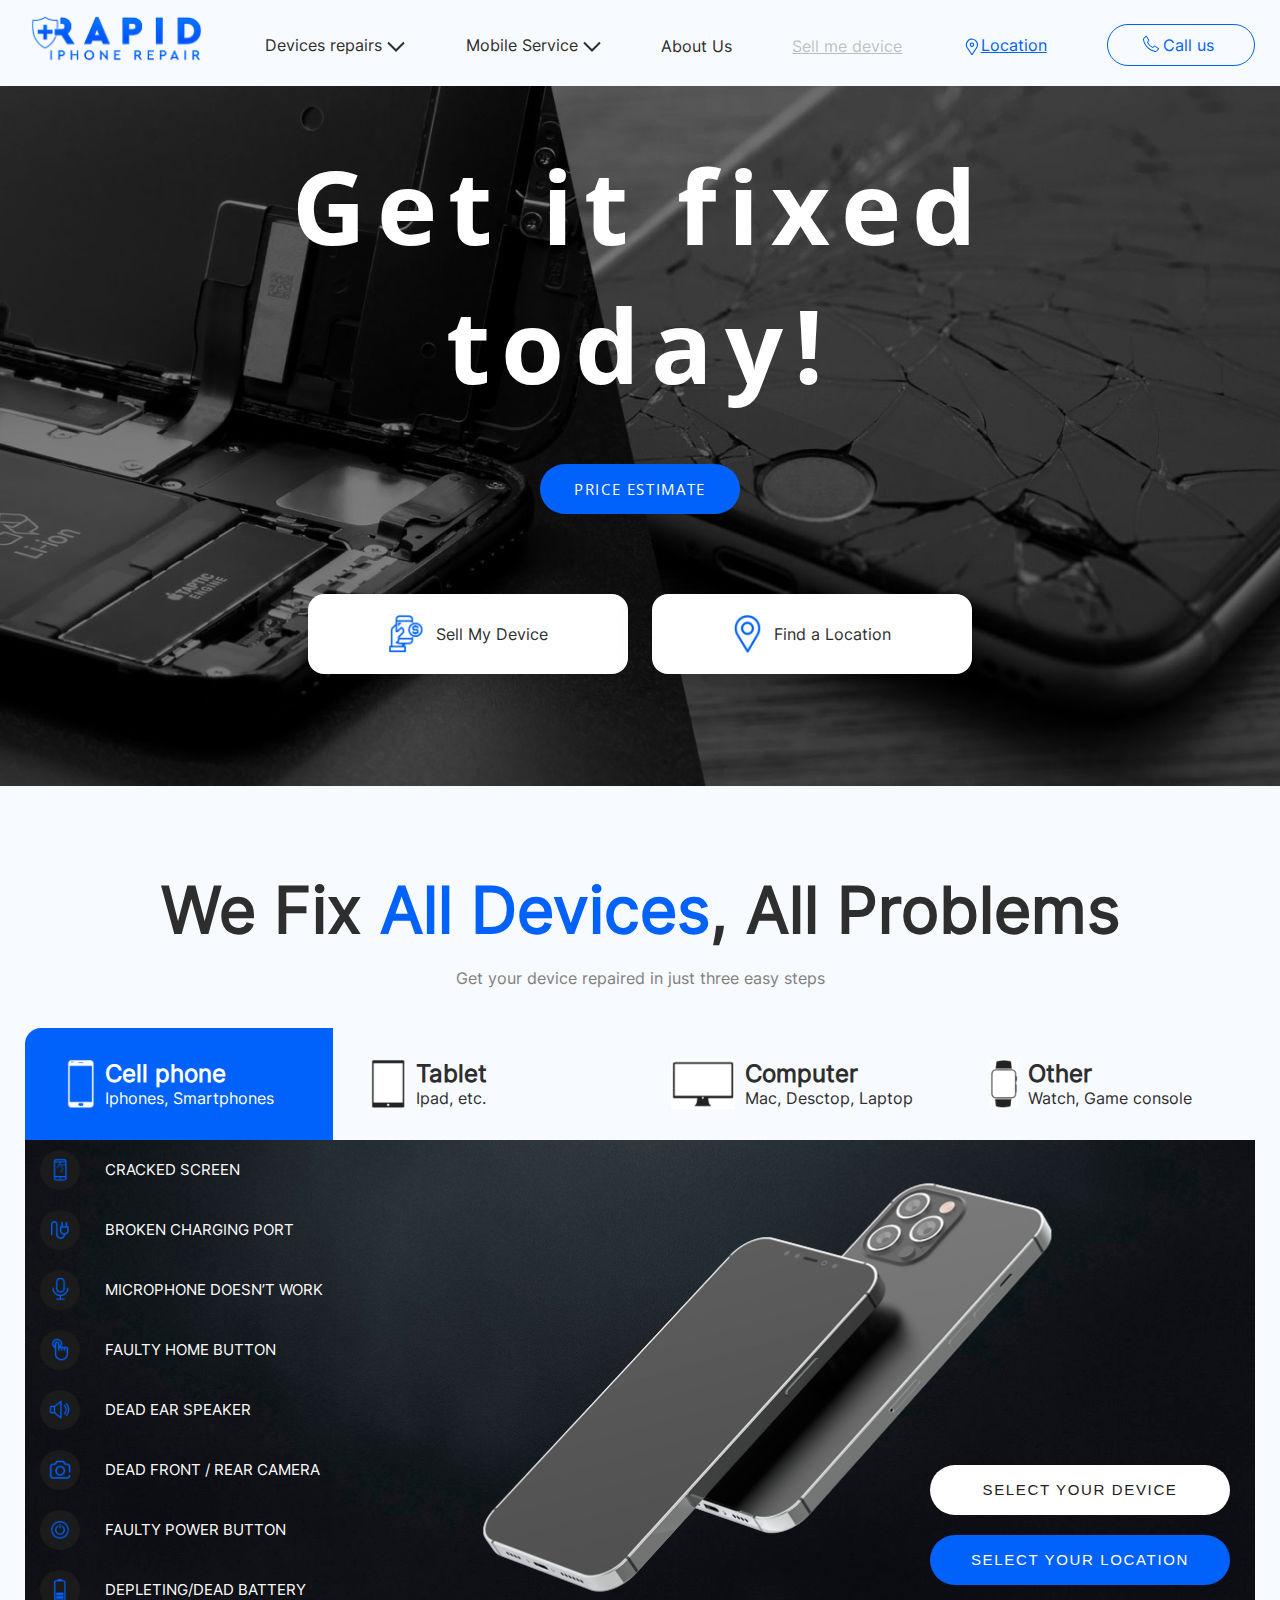
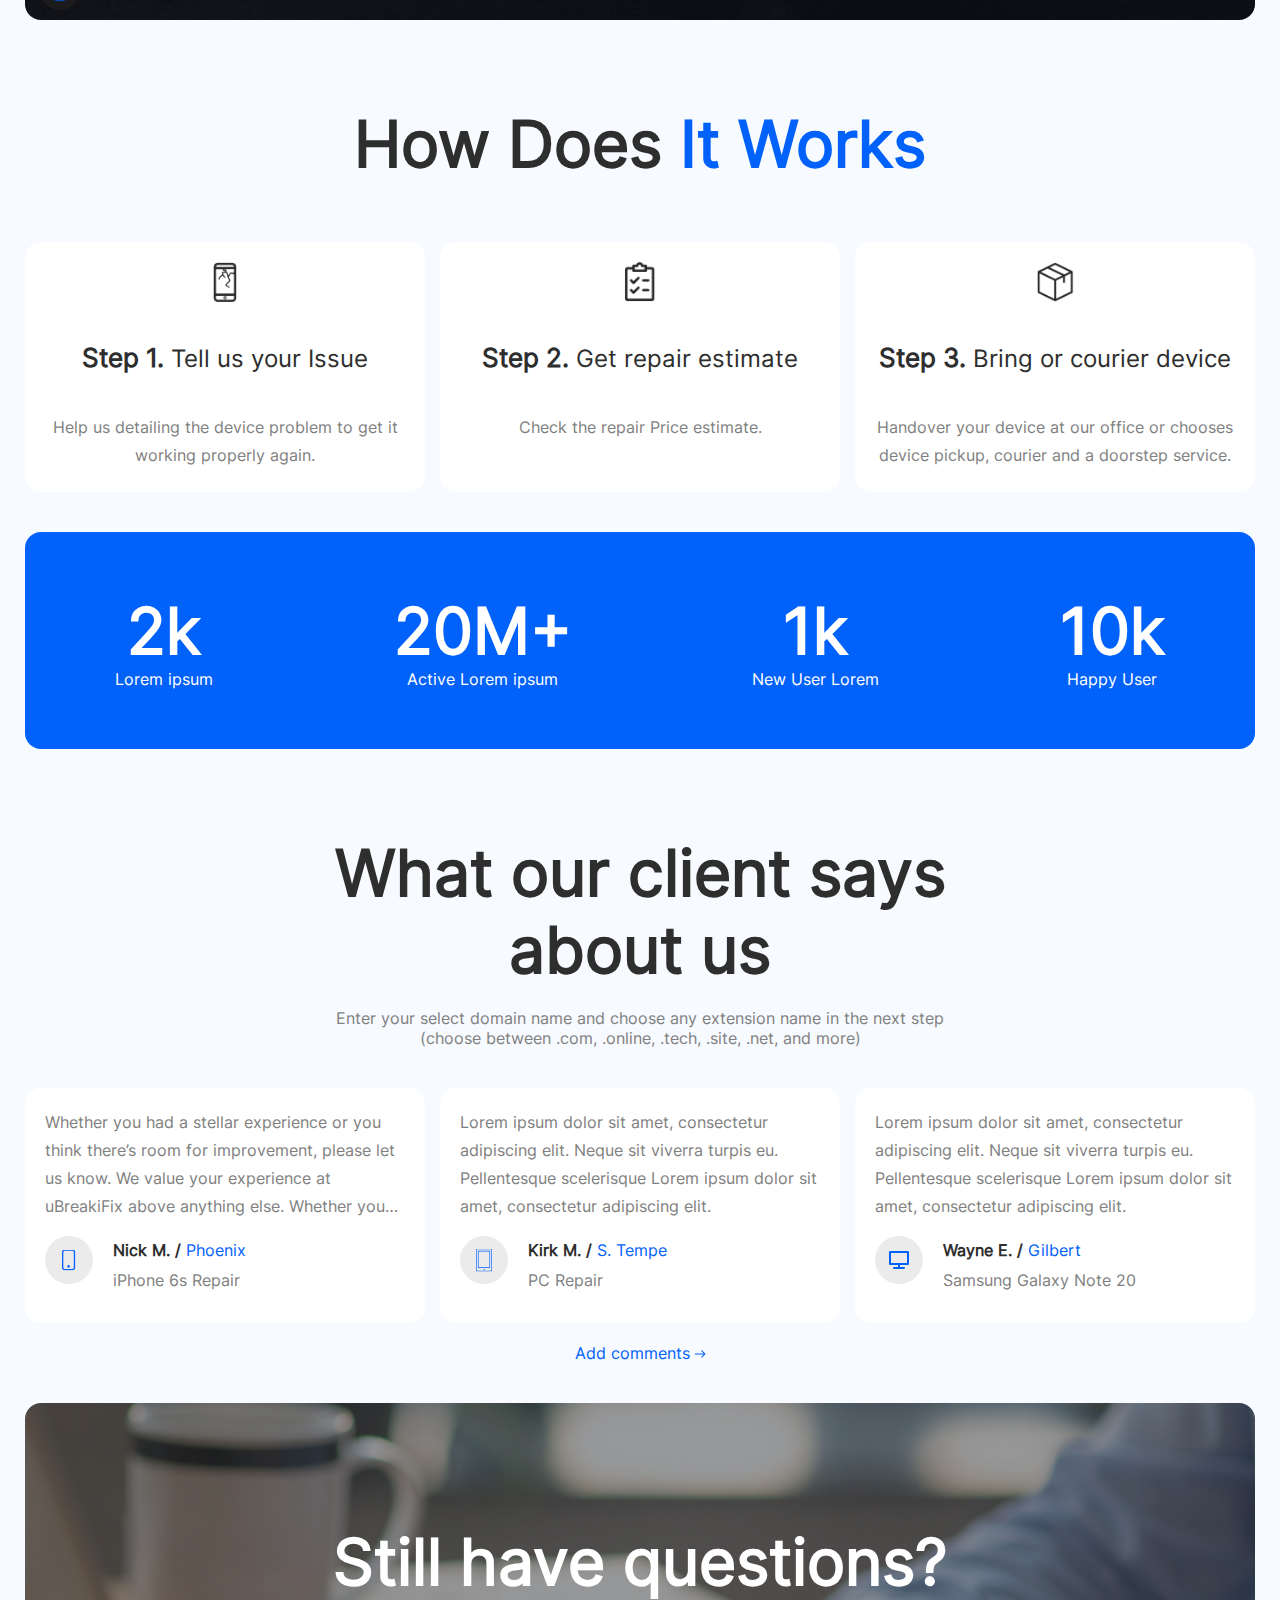
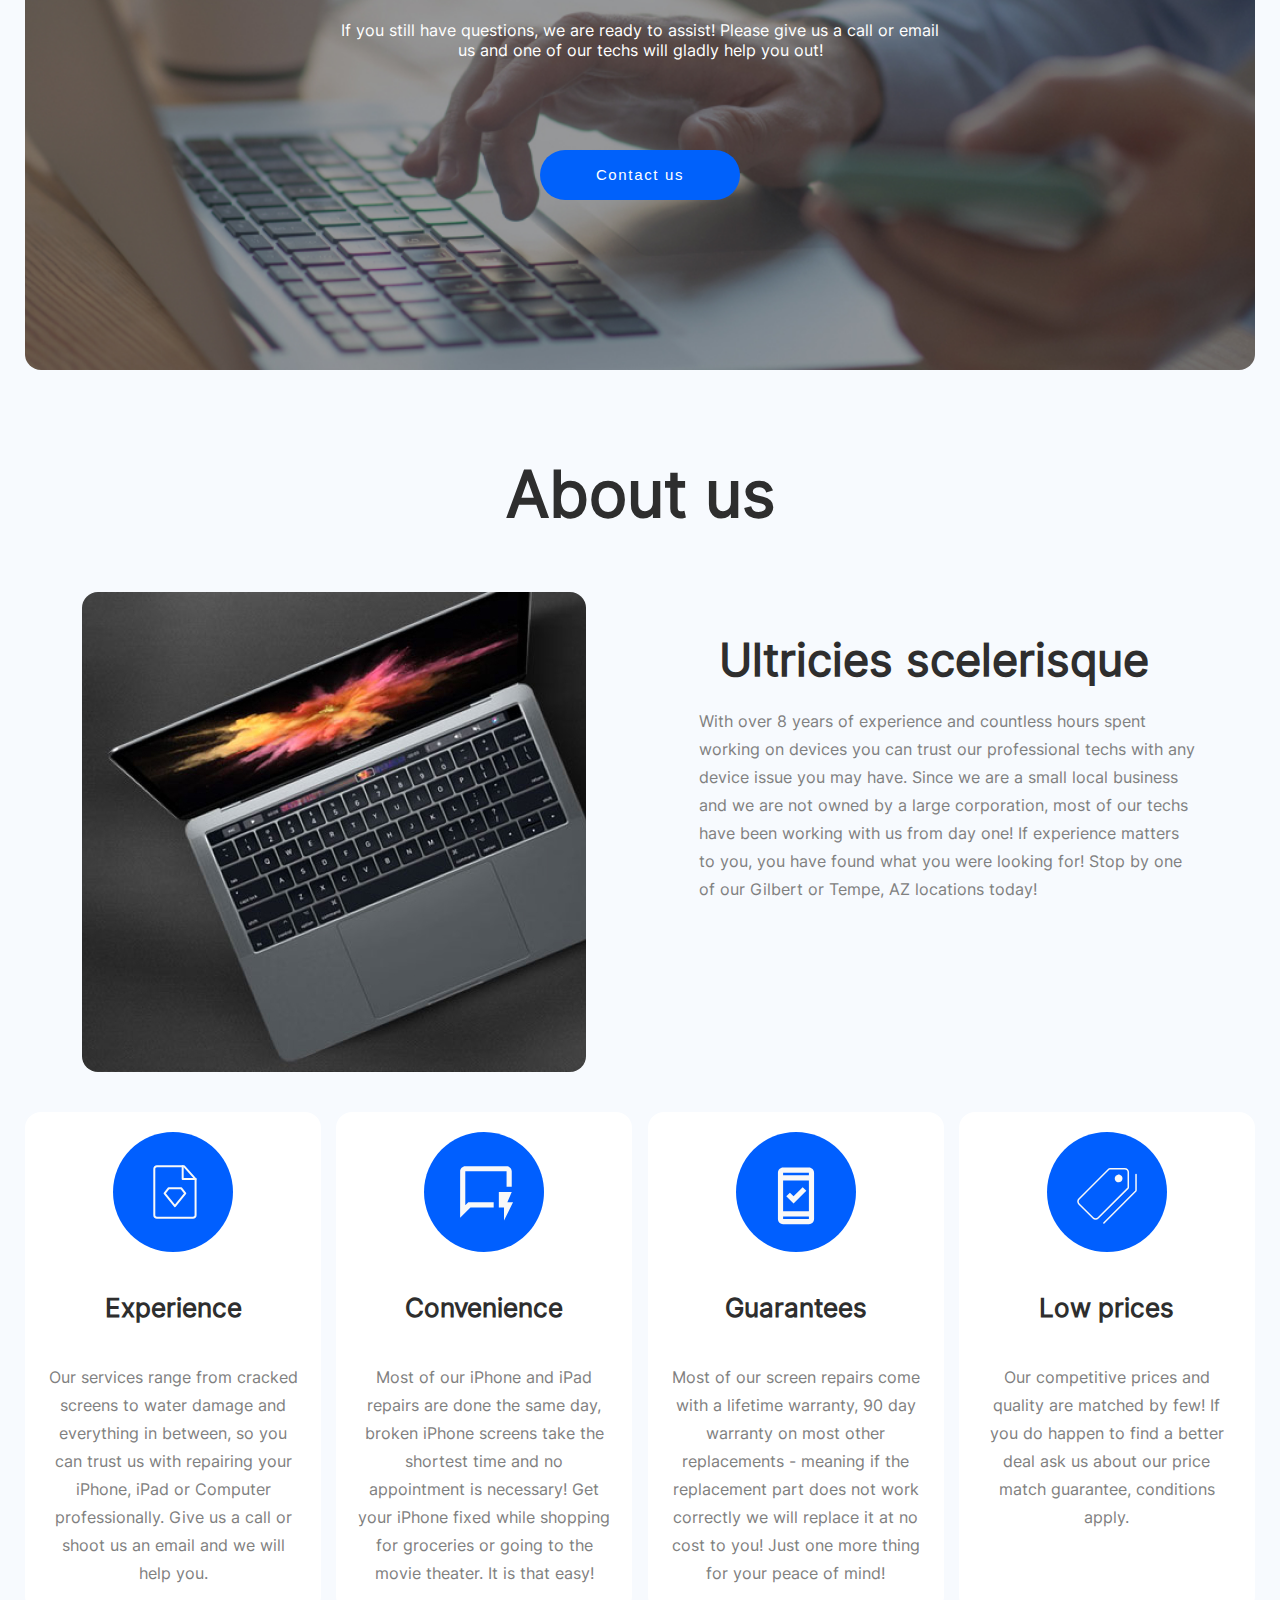
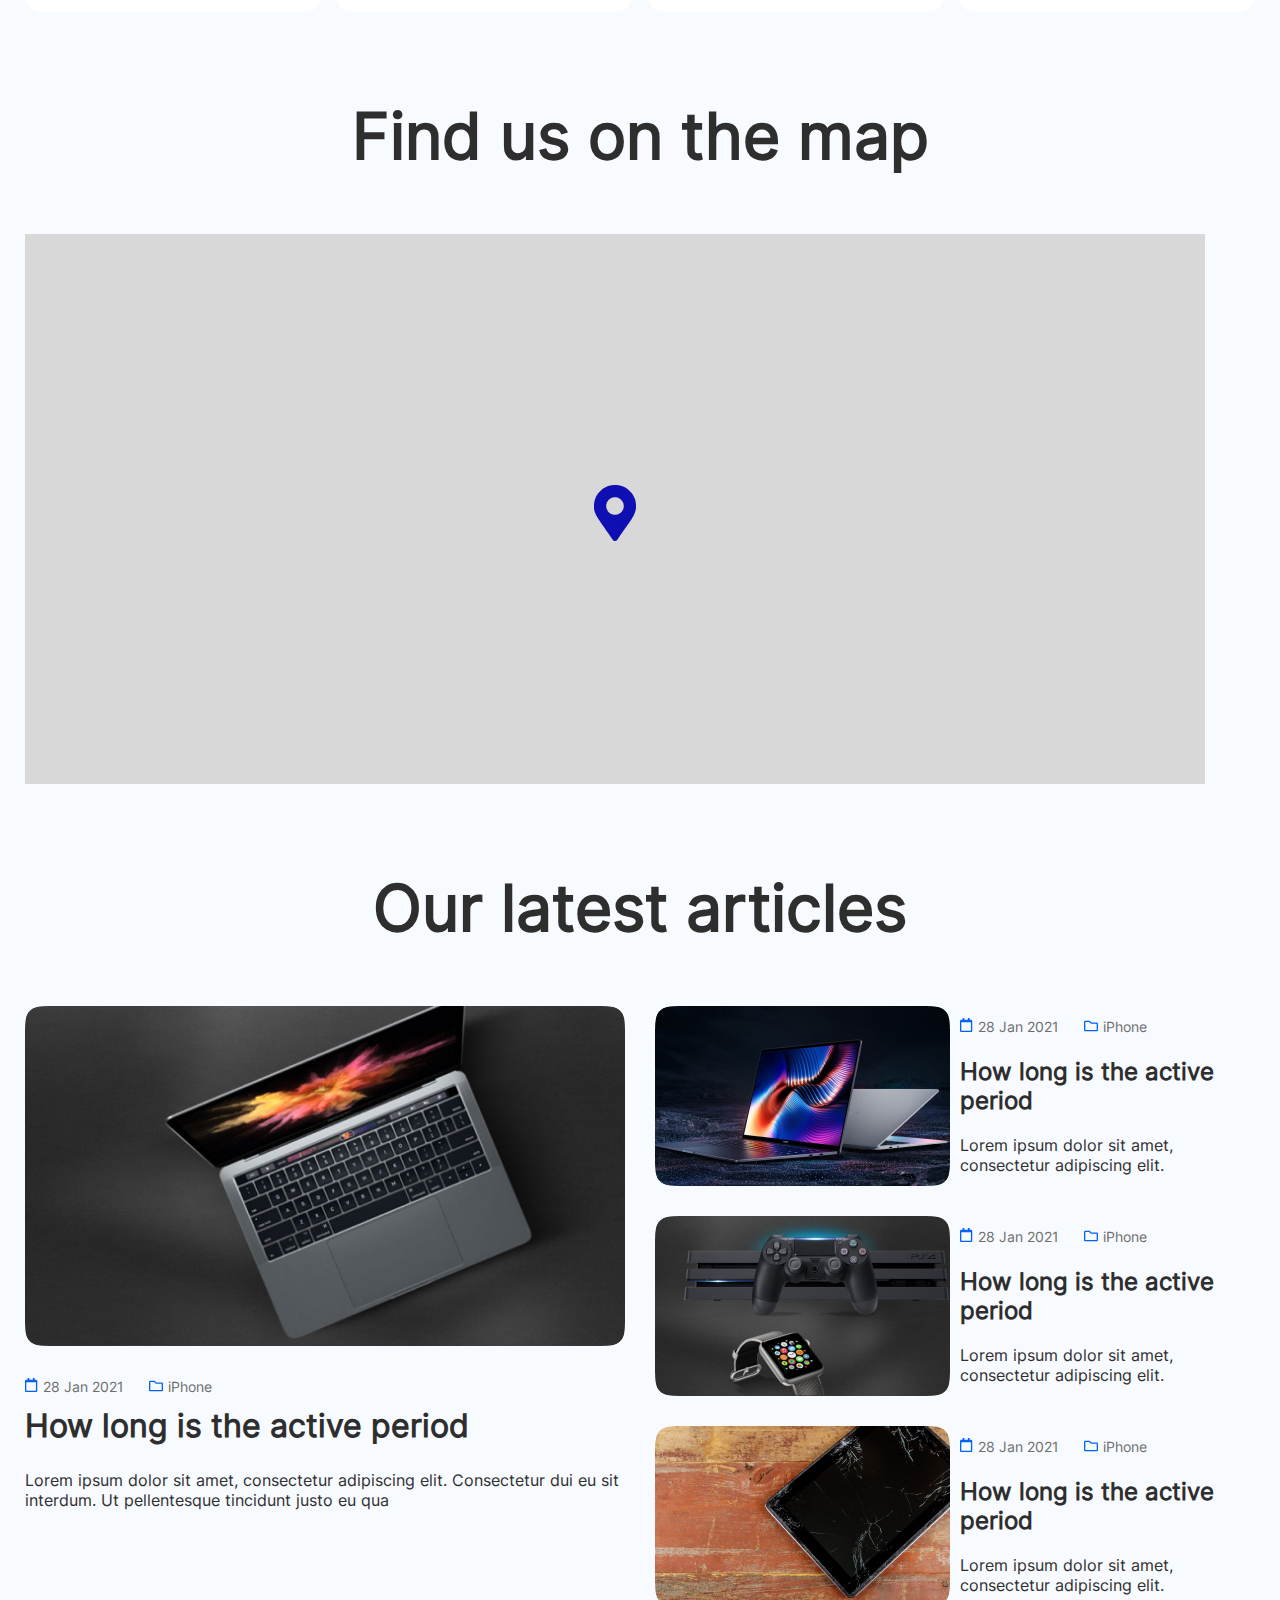
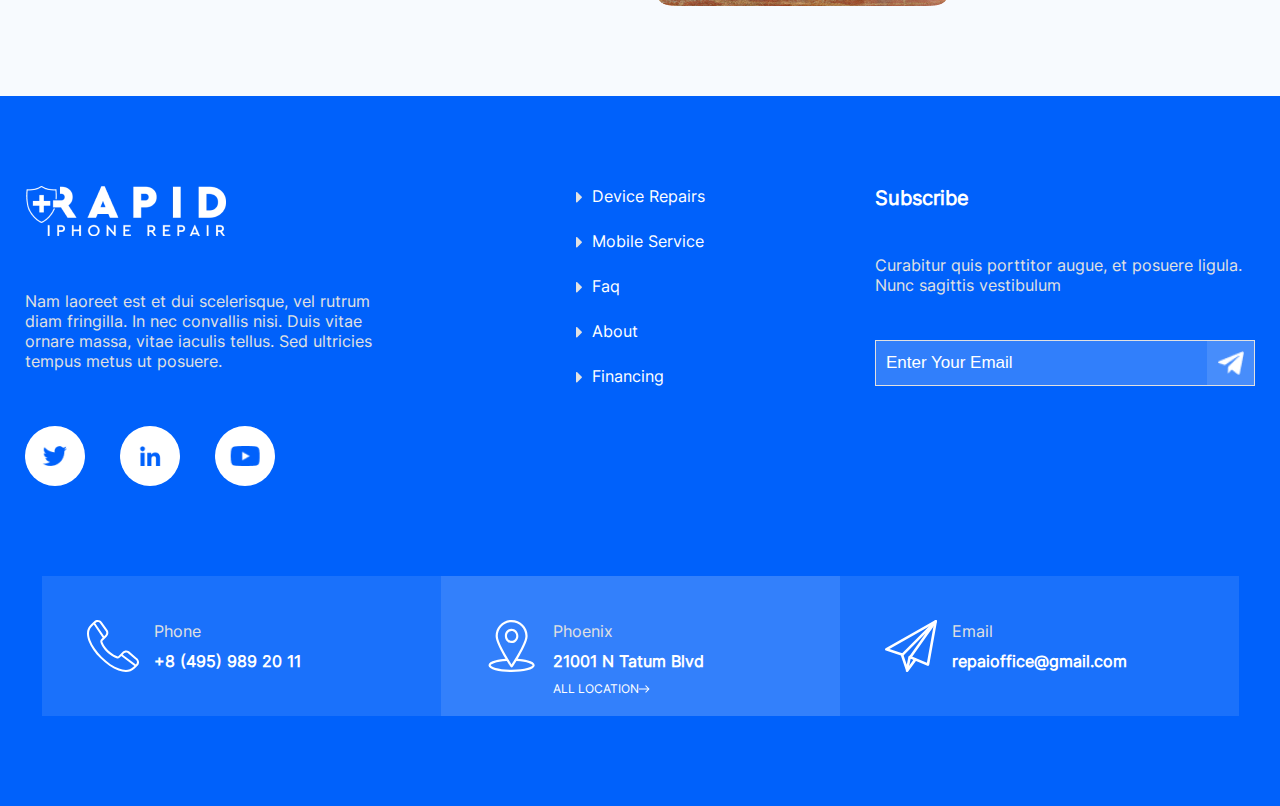
<file: index.html>
<!DOCTYPE html>
<html lang="en">
   <head>
      <meta http-equiv="Content-Type" content="text/html; charset=utf-8" />
      <meta name="viewport" content="width=device-width, initial-scale=1.0">
      <meta name="description" content="">
      <meta name="theme-color" content="#fff">
      <meta name="msapplication-navbutton-color" content="#fff">
      <meta name="apple-mobile-web-app-capable" content="yes">
      <meta name="apple-mobile-web-app-status-bar-style" content="white">
      <meta name="format-detection" content="telephone=no" />
      <title>Rapid</title>
      <link rel="shortcut icon" href="./img/other_icons/favicon.ico" type="image/x-icon">
      <link media="all" rel="stylesheet" href="./css/style.css">
      <link media="all" rel="stylesheet" href="./css/media.css">
   </head>
   <body>
      <header class="header">
         <div class="wrapper mob__wrapper">
            <div class="container header__container">
               <div class="menu-burger__div ">
                  <div class="menu-burger__header mobile">
                     <span></span>
                  </div>
                  <div class="header__logo_phone mobile">
                     <svg xmlns="http://www.w3.org/2000/svg" class="icon icon-tabler icon-tabler-phone" width="35" height="35" viewBox="0 0 24 24" stroke-width="1.5" stroke="#515758" fill="none" stroke-linecap="round" stroke-linejoin="round">
                        <path stroke="none" d="M0 0h24v24H0z" fill="none"/>
                        <path d="M5 4h4l2 5l-2.5 1.5a11 11 0 0 0 5 5l1.5 -2.5l5 2v4a2 2 0 0 1 -2 2a16 16 0 0 1 -15 -15a2 2 0 0 1 2 -2" />
                     </svg>
                  </div>
               </div>
               <div class="header__logo mobile">
                  <img src="./img/other_icons/logo1.png" class="header__logo_img">
               </div>
               <nav class="header__nav" id="header__nav1">
                  <div class="header__menu">
                     <div class="header__logo desktop">
                        <img src="./img/other_icons/logo1.png" class="header__logo_img">
                     </div>
                     <div class="header__menu_item">
                        <p class="header__menu_title">Devices repairs <img src="./img/other_icons/Dropdown.svg" class="icons__img"></p>
                        <div class="header__menu_hidden_item">
                           <div class="header__menu_hidden_item_block">
                              <p class="header__menu_subtitle">Phone repairs</p>
                              <p class="header__menu_subtitle">iPads and tablets</p>
                              <p class="header__menu_subtitle">Macbooks and computers</p>
                           </div>
                        </div>
                     </div>
                     <div class="header__menu_item">
                        <p class="header__menu_title">Mobile Service <img src="./img/other_icons/Dropdown.svg" class="icons__img"></p>
                        <div class="header__menu_hidden_item">
                           <div class="header__menu_hidden_item_block">
                              <p class="header__menu_subtitle">Phone repairs</p>
                              <p class="header__menu_subtitle">iPads and tablets</p>
                              <p class="header__menu_subtitle">Macbooks and computers</p>
                           </div>
                        </div>
                     </div>
                     <div class="header__menu_item">
                        <p class="header__menu_title">About Us</p>
                     </div>
                     <div class="header__menu_item">
                        <p class="header__menu_title-gray">Sell me device</p>
                     </div>
                     <div class="header__menu_item">
                        <p class="header__menu_title-blue"><img src="./img/other_icons/Location.svg" class="icons__img">Location</p>
                     </div>
                     <div class="header__menu_item desktop">
                        <a class="header__menu_button">
                        Call us</a>
                        <div class="header__menu_hidden_item d-top">
                           <div class="header__menu_hidden_item_block">
                              <p class="header__menu_subtitle-bold">Gilbert</p>
                              <p class="header__menu_number">(480)-316-8679</p>
                              <p class="header__menu_subtitle-bold">S.Tempe</p>
                              <p class="header__menu_number">(602)-919-9667</p>
                              <p class="header__menu_subtitle-bold">Chandler</p>
                              <p class="header__menu_number">(623)-888-9869</p>
                              <p class="header__menu_subtitle-bold">Phoenix</p>
                              <p class="header__menu_number">(602)-727-7186</p>
                              <p class="header__menu_subtitle-bold">Phoenix</p>
                              <p class="header__menu_number">(602)-727-7186</p>
                           </div>
                        </div>
                     </div>
                  </div>
               </nav>
               <nav class="header__nav " id="header__nav2">
                  <!-- <div class="header__menu">
                     <div class="header__logo desktop">
                        <img src="./img/logo1.png" class="header__logo_img">
                     </div>         
                     -->
                    
                      
                        <div class="header__menu_hidden_item d-top">
                           <div class="header__menu_hidden_item_block">
                              <p class="header__menu_subtitle-bold">Gilbert</p>
                              <p class="header__menu_number">(480)-316-8679</p>
                              <p class="header__menu_subtitle-bold">S.Tempe</p>
                              <p class="header__menu_number">(602)-919-9667</p>
                              <p class="header__menu_subtitle-bold">Chandler</p>
                              <p class="header__menu_number">(623)-888-9869</p>
                              <p class="header__menu_subtitle-bold">Phoenix</p>
                              <p class="header__menu_number">(602)-727-7186</p>
                              <p class="header__menu_subtitle-bold">Phoenix</p>
                              <p class="header__menu_number">(602)-727-7186</p>
                           </div>
                        </div>
                     <!-- </div>
                  </div> -->
               </nav>
            </div>
         </div>
         <div class="header__main_screen">
            <div class="wrapper">
               <div class="wrap">
                  <h1 class="header__main_title">Get it fixed today!</h1>
                  <a class="header__main_button-blue">price estimate</a>
              
         
         <div class="header__main_buttons_div">
            <div class="header__main_button">
               <img src="./img/other_icons/4.png" class="header__main_button_icon">
               <p class="header__main_button_title">Sell My Device</p>
            </div>
            <div class="header__main_button">
               <img src="./img/other_icons/5.png" class="header__main_button_icon">
               <p class="header__main_button_title">Find a Location</p>
            </div>
             </div>
            </div>
         </div>
         </div>
      </header>
      <section class="fix__device section">
         <div class="wrapper mob__wrapper">
            <h2 class="title">We Fix <span class="title-blue">All Devices</span>, All Problems</h2>
            <p class="subtitle">Get your device repaired in just three easy steps</p>
            <div class="section__div">               
            
            <!-- <div class="desktop"> -->
            <!--  <div class="step_1"> -->
            <div class="fix__device__div ">
               <div class="fix__device_wrap">
                  <input type="radio" name="tab-btn" id="tab-btn-fix-1" checked="checked" value="">
                  <label for="tab-btn-fix-1">
                     <div class="fix__device_list fix__device_list-first" >
                        <div class="fix__device_item">
                           <!-- <svg xmlns="http://www.w3.org/2000/svg" class="icon icon-tabler icon-tabler-device-mobile" viewBox="0 0 24 24" stroke-width="1.5" fill="none" stroke-linecap="round" stroke-linejoin="round">
                              <path stroke="none" d="M0 0h24v24H0z" fill="none"/>
                              <rect x="7" y="4" width="10" height="16" rx="1" />
                              <line x1="11" y1="5" x2="13" y2="5" />
                              <line x1="12" y1="17" x2="12" y2="17.01" />
                           </svg> -->
                           <img src="./img/tabs/phone.png" class="fix__device_tabs_img" id="fix__device_tabs_img_1">
                           <div class="fix__device_description">
                              <p class="fix__device_title">Cell phone</p>
                              <p class="fix__device_subtitle">Iphones, Smartphones</p>
                           </div>
                        </div>
                     </div>
                  </label>
                  <input type="radio" name="tab-btn" id="tab-btn-fix-2" value="">
                  <label for="tab-btn-fix-2">
                     <div class="fix__device_list" >
                        <div class="fix__device_item">
                          <!--  <svg xmlns="http://www.w3.org/2000/svg" class="icon icon-tabler icon-tabler-device-tablet"  viewBox="0 0 24 24" stroke-width="1.5"  fill="none" stroke-linecap="round" stroke-linejoin="round">
                              <path stroke="none" d="M0 0h24v24H0z" fill="none"/>
                              <rect x="5" y="3" width="14" height="18" rx="1" />
                              <circle cx="12" cy="17" r="1" />
                           </svg> -->
                           <img src="./img/tabs/tablet.png" class="fix__device_tabs_img" id="fix__device_tabs_img_2">
                           <div class="fix__device_description">
                              <p class="fix__device_title">Tablet</p>
                              <p class="fix__device_subtitle">Ipad, etc.</p>
                           </div>
                        </div>
                     </div>
                  </label>
                  <input type="radio" name="tab-btn" id="tab-btn-fix-3" value="">
                  <label for="tab-btn-fix-3">
                     <div class="fix__device_list" >
                        <div class="fix__device_item">
                           <!-- <svg xmlns="http://www.w3.org/2000/svg" class="icon icon-tabler icon-tabler-device-desktop" viewBox="0 0 24 24" stroke-width="1.5" fill="none" stroke-linecap="round" stroke-linejoin="round">
                              <path stroke="none" d="M0 0h24v24H0z" fill="none"/>
                              <rect x="3" y="4" width="18" height="12" rx="1" />
                              <line x1="7" y1="20" x2="17" y2="20" />
                              <line x1="9" y1="16" x2="9" y2="20" />
                              <line x1="15" y1="16" x2="15" y2="20" />
                           </svg> -->
                           <img src="./img/tabs/computer.png" class="fix__device_tabs_img" id="fix__device_tabs_img_3">
                           <div class="fix__device_description">
                              <p class="fix__device_title">Computer</p>
                              <p class="fix__device_subtitle">Mac, Desctop, Laptop</p>
                           </div>
                        </div>
                     </div>
                  </label>
                  <input type="radio" name="tab-btn" id="tab-btn-fix-4" value="">
                  <label for="tab-btn-fix-4">
                     <div class="fix__device_list fix__device_list-last" >
                        <div class="fix__device_item">
                           <!-- <svg xmlns="http://www.w3.org/2000/svg" class="icon icon-tabler icon-tabler-device-watch" viewBox="0 0 24 24" stroke-width="1.5"  fill="none" stroke-linecap="round" stroke-linejoin="round">
                              <path stroke="none" d="M0 0h24v24H0z" fill="none"/>
                              <rect x="6" y="6" width="12" height="12" rx="3" />
                              <path d="M9 18v3h6v-3" />
                              <path d="M9 6v-3h6v3" />
                           </svg> -->
                           <img src="./img/tabs/other.png" class="fix__device_tabs_img" id="fix__device_tabs_img_4">
                           <div class="fix__device_description">
                              <p class="fix__device_title">Other</p>
                              <p class="fix__device_subtitle">Watch, Game console</p>
                           </div>
                        </div>
                     </div>
                  </label>
               </div>
            </div>
            <!--   </div> -->
            <div class="step_1">
               <div class="fix__device_main" id="fix__device_main_1" style="display: block;">
                  <div class="fix__device_flex">
                     <div class="fix__device_main_list">
                        <div class="fix__device_main_item">
                           <div class="fix__device_main_div_icon">
                              <img src="./img/icons_tabs/1.png" class="fix__device_main_icon">
                           </div>                           
                           <p class="fix__device_main_subtitle">CRACKED SCREEN</p>
                        </div>
                        <div class="fix__device_main_item">
                           <div class="fix__device_main_div_icon">
                           <img src="./img/icons_tabs/2.png" class="fix__device_main_icon h50">
                        </div>
                           <p class="fix__device_main_subtitle">BROKEN CHARGING PORT</p>
                        </div>
                        <div class="fix__device_main_item">
                           <div class="fix__device_main_div_icon">
                           <img src="./img/icons_tabs/3.png" class="fix__device_main_icon">
                        </div>
                           <p class="fix__device_main_subtitle">MICROPHONE DOESN’T WORK</p>
                        </div>
                        <div class="fix__device_main_item">
                           <div class="fix__device_main_div_icon">
                           <img src="./img/icons_tabs/4.png" class="fix__device_main_icon">
                        </div>
                           <p class="fix__device_main_subtitle">FAULTY HOME BUTTON</p>
                        </div>
                        <div class="fix__device_main_item">
                           <div class="fix__device_main_div_icon">
                           <img src="./img/icons_tabs/5.png" class="fix__device_main_icon h50">
                        </div>
                           <p class="fix__device_main_subtitle">DEAD EAR SPEAKER</p>
                        </div>
                        <div class="fix__device_main_item">
                           <div class="fix__device_main_div_icon">
                           <img src="./img/icons_tabs/6.png" class="fix__device_main_icon h50">
                        </div>
                           <p class="fix__device_main_subtitle">DEAD FRONT / REAR CAMERA</p>
                        </div>
                        <div class="fix__device_main_item">
                           <div class="fix__device_main_div_icon">
                           <img src="./img/icons_tabs/7.png" class="fix__device_main_icon h50">
                        </div>
                           <p class="fix__device_main_subtitle">FAULTY POWER BUTTON</p>
                        </div>
                        <div class="fix__device_main_item">
                           <div class="fix__device_main_div_icon">
                           <img src="./img/icons_tabs/8.png" class="fix__device_main_icon">
                        </div>
                           <p class="fix__device_main_subtitle">DEPLETING/DEAD BATTERY</p>
                        </div>
                     </div>
                     <div class="fix__device_main_buttons">
                        <button class="button select_device">
                        SELECT YOUR DEVICE </button>
                        <button class="button button-blue select_location">
                        SELECT YOUR LOCATION</button>                      
                     </div>
                  </div>
               </div>
               <div class="fix__device_main" id="fix__device_main_2">
                  <div class="fix__device_flex">
                      <div class="fix__device_main_list">
                        <div class="fix__device_main_item">
                           <div class="fix__device_main_div_icon">
                              <img src="./img/icons_tabs/1.png" class="fix__device_main_icon">
                           </div>                           
                           <p class="fix__device_main_subtitle">CRACKED SCREEN</p>
                        </div>
                        <div class="fix__device_main_item">
                           <div class="fix__device_main_div_icon">
                           <img src="./img/icons_tabs/2.png" class="fix__device_main_icon h50">
                        </div>
                           <p class="fix__device_main_subtitle">BROKEN CHARGING PORT</p>
                        </div>
                        <div class="fix__device_main_item">
                           <div class="fix__device_main_div_icon">
                           <img src="./img/icons_tabs/3.png" class="fix__device_main_icon">
                        </div>
                           <p class="fix__device_main_subtitle">MICROPHONE DOESN’T WORK</p>
                        </div>
                        <div class="fix__device_main_item">
                           <div class="fix__device_main_div_icon">
                           <img src="./img/icons_tabs/4.png" class="fix__device_main_icon">
                        </div>
                           <p class="fix__device_main_subtitle">FAULTY HOME BUTTON</p>
                        </div>
                        <div class="fix__device_main_item">
                           <div class="fix__device_main_div_icon">
                           <img src="./img/icons_tabs/5.png" class="fix__device_main_icon h50">
                        </div>
                           <p class="fix__device_main_subtitle">DEAD EAR SPEAKER</p>
                        </div>
                        <div class="fix__device_main_item">
                           <div class="fix__device_main_div_icon">
                           <img src="./img/icons_tabs/6.png" class="fix__device_main_icon h50">
                        </div>
                           <p class="fix__device_main_subtitle">DEAD FRONT / REAR CAMERA</p>
                        </div>
                        <div class="fix__device_main_item">
                           <div class="fix__device_main_div_icon">
                           <img src="./img/icons_tabs/7.png" class="fix__device_main_icon h50">
                        </div>
                           <p class="fix__device_main_subtitle">FAULTY POWER BUTTON</p>
                        </div>
                        <div class="fix__device_main_item">
                           <div class="fix__device_main_div_icon">
                           <img src="./img/icons_tabs/8.png" class="fix__device_main_icon">
                        </div>
                           <p class="fix__device_main_subtitle">DEPLETING/DEAD BATTERY</p>
                        </div>
                     </div>
                     <div class="fix__device_main_buttons">
                        <button class="button select_device">
                        SELECT YOUR DEVICE </button>
                        <button class="button button-blue select_location">
                        SELECT YOUR LOCATION</button>                              
                     </div>
                  </div>
               </div>
               <div class="fix__device_main" id="fix__device_main_3" >
                  <div class="fix__device_flex">
                     <div class="fix__device_main_list">
                        <div class="fix__device_main_item">
                           <div class="fix__device_main_div_icon">
                           <img src="./img/icons_tabs/9.png" class="fix__device_main_icon h50">
                        </div>
                           <p class="fix__device_main_subtitle">DIAGNOSING YOUR DEVISE</p>
                        </div>
                        <div class="fix__device_main_item">
                           <div class="fix__device_main_div_icon">
                           <img src="./img/icons_tabs/10.png" class="fix__device_main_icon h50">
                        </div>
                           <p class="fix__device_main_subtitle">SCREEN REPAIR</p>
                        </div>
                        <div class="fix__device_main_item">
                           <div class="fix__device_main_div_icon">
                           <img src="./img/icons_tabs/2.png" class="fix__device_main_icon h50">
                        </div>
                           <p class="fix__device_main_subtitle">POWER JACK REPLACEMENT</p>
                        </div>
                        <div class="fix__device_main_item">
                           <div class="fix__device_main_div_icon">
                           <img src="./img/icons_tabs/11.png" class="fix__device_main_icon h50">
                        </div>
                           <p class="fix__device_main_subtitle">KEYBOARD REPLACEMENT</p>
                        </div>
                        <div class="fix__device_main_item">
                           <div class="fix__device_main_div_icon">
                           <img src="./img/icons_tabs/12.png" class="fix__device_main_icon">
                        </div>
                           <p class="fix__device_main_subtitle">CLEANING SERVICE</p>
                        </div>
                        <div class="fix__device_main_item">
                           <div class="fix__device_main_div_icon">
                           <img src="./img/icons_tabs/13.png" class="fix__device_main_icon">
                        </div>
                           <p class="fix__device_main_subtitle">FAN REPLACEMENT</p>
                        </div>
                        <div class="fix__device_main_item">
                           <div class="fix__device_main_div_icon">
                           <img src="./img/icons_tabs/8.png" class="fix__device_main_icon">
                        </div>
                           <p class="fix__device_main_subtitle">BATTERY REPLACEMENT</p>
                        </div>
                        <div class="fix__device_main_item">
                           <div class="fix__device_main_div_icon">
                           <img src="./img/icons_tabs/14.png" class="fix__device_main_icon">
                        </div>
                           <p class="fix__device_main_subtitle">HARDWARE & SOFTWARE INSTALLATION</p>
                        </div>
                     </div>
                     <div class="fix__device_main_buttons">
                        <button class="button select_device">
                        SELECT YOUR DEVICE </button>
                        <button class="button button-blue select_location">
                        SELECT YOUR LOCATION</button>                     
                     </div>
                  </div>
               </div>
               <div class="fix__device_main" id="fix__device_main_4">
                  <div class="fix__device_flex">
                     <div class="fix__device_main_list">
                        <div class="fix__device_main_item">
                           <div class="fix__device_main_div_icon">
                           <img src="./img/icons_tabs/15.png" class="fix__device_main_icon">
                        </div>
                           <p class="fix__device_main_subtitle">HDMI PORT REPLACEMENT</p>
                        </div>
                        <div class="fix__device_main_item">
                           <div class="fix__device_main_div_icon">
                           <img src="./img/icons_tabs/16.png" class="fix__device_main_icon">
                        </div>
                           <p class="fix__device_main_subtitle">HARD DRIVE REPAIR</p>
                        </div>
                        <div class="fix__device_main_item">
                           <div class="fix__device_main_div_icon">
                           <img src="./img/icons_tabs/8.png" class="fix__device_main_icon">
                        </div>
                           <p class="fix__device_main_subtitle">FAULTY POWER SUPPLY</p>
                        </div>
                        <div class="fix__device_main_item">
                           <div class="fix__device_main_div_icon">
                           <img src="./img/icons_tabs/11.png" class="fix__device_main_icon h50">
                        </div>
                           <p class="fix__device_main_subtitle">KEYBOARD REPLACEMENT</p>
                        </div>
                        <div class="fix__device_main_item">
                           <div class="fix__device_main_div_icon">
                           <img src="./img/icons_tabs/17.png" class="fix__device_main_icon h50">
                        </div>
                           <p class="fix__device_main_subtitle">OPTICAL DRIVE REPAIR</p>
                        </div>
                        <div class="fix__device_main_item">
                           <div class="fix__device_main_div_icon">
                           <img src="./img/icons_tabs/13.png" class="fix__device_main_icon">
                        </div>
                           <p class="fix__device_main_subtitle">FAN REPAIR</p>
                        </div>
                        <div class="fix__device_main_item">
                           <div class="fix__device_main_div_icon">
                           <img src="./img/icons_tabs/8.png" class="fix__device_main_icon">
                        </div>
                           <p class="fix__device_main_subtitle">BATTERY SERVICE</p>
                        </div>
                        <div class="fix__device_main_item">
                           <div class="fix__device_main_div_icon">
                           <img src="./img/icons_tabs/10.png" class="fix__device_main_icon h50">
                        </div>
                           <p class="fix__device_main_subtitle">SCREEN DAMAGE</p>
                        </div>
                     </div>
                     <div class="fix__device_main_buttons">
                        <button class="button select_device">
                        SELECT YOUR DEVICE </button>
                        <button class="button button-blue select_location">
                        SELECT YOUR LOCATION</button>                                
                     </div>
                  </div>
               </div>
            </div>
            <div class="step_2" style="display:none">
               <div class="fix__device_step2_flex">
                  <div class="list__address_div">
                     <div class="list__address_item">
                        <div class="list__address_description">
                           <p class="list__address_title">Phoenix</p>
                           <p class="list__address_subtitle">1730 E Warner Rd, Suite 7, Tempe, AZ 85284</p>
                           <p class="list__address__main_subtitle">(480)-316-8679</p>
                        </div>
                     </div>
                  </div>
                  <div class="list__address_div">
                     <div class="list__address_item">
                        <div class="list__address_description">
                           <p class="list__address_title">Phoenix</p>
                           <p class="list__address_subtitle">1730 E Warner Rd, Suite 7, Tempe, AZ 85284</p>
                           <p class="list__address__main_subtitle">(480)-316-8679</p>
                        </div>
                     </div>
                  </div>
                  <div class="list__address_div">
                     <div class="list__address_item">
                        <div class="list__address_description">
                           <p class="list__address_title">Phoenix</p>
                           <p class="list__address_subtitle">1730 E Warner Rd, Suite 7, Tempe, AZ 85284</p>
                           <p class="list__address__main_subtitle">(480)-316-8679</p>
                        </div>
                     </div>
                  </div>
                  <div class="list__address_div">
                     <div class="list__address_item">
                        <div class="list__address_description">
                           <p class="list__address_title">Phoenix</p>
                           <p class="list__address_subtitle">1730 E Warner Rd, Suite 7, Tempe, AZ 85284</p>
                           <p class="list__address__main_subtitle">(480)-316-8679</p>
                        </div>
                     </div>
                  </div>
                  <div class="list__address_div">
                     <div class="list__address_item">
                        <div class="list__address_description">
                           <p class="list__address_title">Phoenix</p>
                           <p class="list__address_subtitle">1730 E Warner Rd, Suite 7, Tempe, AZ 85284</p>
                           <p class="list__address__main_subtitle">(480)-316-8679</p>
                        </div>
                     </div>
                  </div>
                  <div class="list__address_div">
                     <div class="list__address_item">
                        <div class="list__address_description">
                           <p class="list__address_title">Phoenix</p>
                           <p class="list__address_subtitle">1730 E Warner Rd, Suite 7, Tempe, AZ 85284</p>
                           <p class="list__address__main_subtitle">(480)-316-8679</p>
                        </div>
                     </div>
                  </div>
               </div>
            </div>
            <div class="step_3" style="display:none">
               <div class="fix__device__div ">
                  <div class="fix__device_main_form">
                     <select class="button select">
                        <option disabled selected>BRAND</option>
                        <option>1</option>
                        <option>2</option>
                     </select>
                     <select class="button select">
                        <option disabled selected>MODEL</option>
                        <option>1</option>
                        <option>2</option>
                     </select>
                     <button class="button button-blue select_brand_model">SELECT YOUR DEVICE</button>
                  </div>
               </div>
            </div>
            <div class="step_4" style="display:none">
               <div class="fix__device_flex flex-start">
                  <div class="step4__div"> 
                     <!-- <img class="step4__img" src="./img/iphoneX.jpg">                               -->
                     <p class="step4__name_device">iPhone X</p>
                  </div>
                  <div class="step4__div">
                     <p class="step4__title">Select Breakage</p>
                     <div class="step4__div_flex">
                        <div class="step4__list">
                           <label>
                           <input type="checkbox"><div class="step4__list_item">DIAGNOSTIC SERVICE <img src="./img/other_icons/Arrow 1.svg" class="step4__list_item_arrow"></div></label>

                           <label>
                           <input type="checkbox"><div class="step4__list_item">WATER DAMAGEREPAIR <img src="./img/other_icons/Arrow 1.svg" class="step4__list_item_arrow"></div></label>

                           <label>
                           <input type="checkbox"><div class="step4__list_item">BARRERY REPLACEMENT <img src="./img/other_icons/Arrow 1.svg" class="step4__list_item_arrow"></div></label>

                           <label>
                           <input type="checkbox"><div class="step4__list_item">VOLUME BUTTON REPAIR <img src="./img/other_icons/Arrow 1.svg" class="step4__list_item_arrow"></div></label>

                           <label>
                           <input type="checkbox"><div class="step4__list_item">POWER BUTTON <img src="./img/other_icons/Arrow 1.svg" class="step4__list_item_arrow"></div></label>

                           <label>
                           <input type="checkbox"><div class="step4__list_item">HOME BUTTON <img src="./img/other_icons/Arrow 1.svg" class="step4__list_item_arrow"></div></label>

                           <label>
                           <input type="checkbox"><div class="step4__list_item">FRONT / REAR CAMERA <img src="./img/other_icons/Arrow 1.svg" class="step4__list_item_arrow"></div></label>
                        </div>
                         <div class="step4__list">
                           <label>
                           <input type="checkbox"><div class="step4__list_item">LOUD SPEAKER REPAIR <img src="./img/other_icons/Arrow 1.svg" class="step4__list_item_arrow"></div></label>

                           <label>
                           <input type="checkbox"><div class="step4__list_item">MICROPHONE REPAIR <img src="./img/other_icons/Arrow 1.svg" class="step4__list_item_arrow"></div></label>

                           <label>
                           <input type="checkbox"><div class="step4__list_item">EAR SPEAKER REPAIR <img src="./img/other_icons/Arrow 1.svg" class="step4__list_item_arrow"></div></label>

                           <label>
                           <input type="checkbox"><div class="step4__list_item">CHARGING PORT <img src="./img/other_icons/Arrow 1.svg" class="step4__list_item_arrow"></div></label>

                           <label>
                           <input type="checkbox"><div class="step4__list_item">WATER DAMAGE DIAGNOSTIC <img src="./img/other_icons/Arrow 1.svg" class="step4__list_item_arrow"></div></label>

                           <label>
                           <input type="checkbox"><div class="step4__list_item">DIAGNOSTIC SERVICE <img src="./img/other_icons/Arrow 1.svg" class="step4__list_item_arrow"></div></label>

                           <label>
                           <input type="checkbox"><div class="step4__list_item">SCREEN <img src="./img/other_icons/Arrow 1.svg" class="step4__list_item_arrow"></div></label>

                        </div>
                     </div>
                  </div>
                  <div class="step4__div">
                     <p class="step4__title">Price</p>
                     <p class="step4__subtitle">Lorem ipsum dolor sit amet, consectetur adipiscing elit, sed do eiusmod tempor incididunt ut labore et dolore magna</p>
                     <div class="price">
                        <div class="price__div">
                           <input type="checkbox" name="" class="price__check">
                           <p class="price__text">Diagnostic Service</p>
                        </div>
                        <p class="price__value">$39.00</p>
                     </div>
                     <div style="margin:0 auto; width: 300px;">
                        
                     
                     <div class="list__address_item">
                        <div class="list__address_description">
                           <p class="list__address_title">Phoenix</p>
                           <p class="list__address_subtitle">1730 E Warner Rd, Suite 7, Tempe, AZ 85284</p>
                           <p class="list__address__main_subtitle">(480)-316-8679</p>
                        </div>
                     </div>
                     </div>
                  </div>
               </div>
            </div>
            </div>
         </div>
      </section>
      <section class="how__works  section">
         <!-- <div class="background"> -->
         <div class="wrapper">
            <h2 class="title">How Does <span class="title-blue">It Works</span></h2>
            <div class="section__div">
               
            
            <div class="blocks">
               <div class="block">
                  <img src="./img/other_icons/1.png" class="block__img">
                  <p class="block__title"><span class="block__title_span">Step 1.</span> Tell us your Issue</p>
                  <p class="block__subtitle">Help us detailing the device problem to get it working properly again.</p>
               </div>
               <div class="block">
                  <img src="./img/other_icons/2.png" class="block__img">
                  <p class="block__title"><span class="block__title_span">Step 2.</span> Get repair estimate</p>
                  <p class="block__subtitle">Check the repair Price estimate.</p>
               </div>
               <div class="block">
                  <img src="./img/other_icons/3.png" class="block__img">
                  <p class="block__title"><span class="block__title_span">Step 3.</span> Bring or courier device</p>
                  <p class="block__subtitle">Handover your device at our office or chooses device pickup, courier and a doorstep service.</p>
               </div>
            </div>
         </div>
         </div>
      <!-- </div> -->
      </section>
      <section class="numbers  ">
         <div class="wrapper">
             <div class="section__div">
            <div class="numbers__block">
               <div class="number">
                  <p class="number__title">2k</p>
                  <p class="number__subtitle">Lorem ipsum</p>
               </div>
               <div class="number">
                  <p class="number__title">20M+</p>
                  <p class="number__subtitle">Active Lorem ipsum</p>
               </div>
               <div class="number">
                  <p class="number__title">1k</p>
                  <p class="number__subtitle">New User Lorem</p>
               </div>
               <div class="number">
                  <p class="number__title">10k</p>
                  <p class="number__subtitle">Happy User</p>
               </div>
            </div>
         </div>
         </div>
      </section>
      <section class="comments  section">
         <!-- <div class=""> -->
         <div class="wrapper">
            <h2 class="title">What our client says <br>about us</h2>
            <p class="subtitle">Enter your select domain name and choose any extension name in the next step <br>(choose between .com, .online, .tech, .site, .net, and more)</p>
            <div class="section__div">
            <div class="blocks">
               <div class="block">
                  <p class="block__subtitle">Whether you had a stellar experience or you think there’s room for improvement, please let us know. We value your experience at uBreakiFix above anything else.
                  Whether you had a stellar experience or you think there’s room for improvement, please let us know. We value your experience at uBreakiFix above anything else.</p>
                  <div class="autor">
                     <div class="autor__avatar">
                        <img class="autor__avatar_img" src="./img/other_icons/Avatar1.svg">
                     </div>
                     <div class="autor__description">
                        <p class="autor__name">Nick M. / <span class="autor__name_span">Phoenix</span></p>
                        <p class="autor__device">iPhone 6s Repair</p>
                     </div>
                  </div>
               </div>
               <div class="block">
                  <p class="block__subtitle">Lorem ipsum dolor sit amet, consectetur adipiscing elit. Neque sit viverra turpis eu. Pellentesque scelerisque  Lorem ipsum dolor sit amet, consectetur adipiscing elit.</p>
                  <div class="autor">
                     <div class="autor__avatar">
                        <img class="autor__avatar_img" src="./img/other_icons/Avatar2.svg">
                     </div>
                     <div class="autor__description">
                        <p class="autor__name">Kirk M. / <span class="autor__name_span">S. Tempe</span></p>
                        <p class="autor__device">PC Repair</p>
                     </div>
                  </div>
               </div>
               <div class="block">
                  <p class="block__subtitle">Lorem ipsum dolor sit amet, consectetur adipiscing elit. Neque sit viverra turpis eu. Pellentesque scelerisque  Lorem ipsum dolor sit amet, consectetur adipiscing elit.</p>
                  <div class="autor">
                     <div class="autor__avatar">
                        <img class="autor__avatar_img" src="./img/other_icons/Avatar3.svg">
                     </div>
                     <div class="autor__description">
                        <p class="autor__name">Wayne E. / <span class="autor__name_span">Gilbert</span></p>
                        <p class="autor__device">Samsung Galaxy Note 20</p>
                     </div>
                  </div>
               </div>
            </div>
            <a href="" class="comments__link">Add comments <img class="comments__link_img" src="./img/other_icons/Arrow.svg"></a>   
            </div>          
         </div>
      <!-- </div> -->
      </section>
      <div class="wrapper mob__wrapper">
         <div class="section__div">
            
         
         <section class="question ">
            <h2 class="title">Still have questions?</h2>
            <p class="subtitle">If you still have questions, we are ready to assist! Please give us a call or email <br>us and one of our techs will gladly help you out!</p>
            <button class="question__button button button-blue">Contact us</button>        
         </section>
         </div>
      </div>
      <section class="about__us section">
         <h2 class="title">About us</h2>
        <!--  <div class="background"> -->
          <div class="section__div">
            <div class="wrapper">
               <div class="flex_block">
                  <img src="./img/articles/Illustration.jpg" class="flex_block_img">
                  <div class="flex_block_descrition">
                     <h2 class="title title-small">Ultricies scelerisque</h2>
                     <p class="subtitle">With over 8 years of experience and  countless hours spent working on devices you can trust our professional techs with any device issue you may have. Since we are a small local business and we are not owned by a large corporation, most of our techs have been working with us from day one! If experience matters to you, you have found what you were looking for! Stop by one of our Gilbert or Tempe, AZ locations today!</p>
                  </div>
               </div>
            <!-- </div> -->
         </div>
      </div>
         <!--  <div class="background"> -->
             <div class="section__div">
         <div class="wrapper">
            <div class="blocks">
               <div class="block">
                  <img src="./img/other_icons/Experience.svg" class="block__img">
                  <p class="block__title"><span class="block__title_span">Experience</span></p>
                  <p class="block__subtitle">Our services range from cracked screens to water damage and everything in between, so you can trust us with repairing your iPhone, iPad or Computer professionally. Give us a call or shoot us an email and we will help you.</p>
               </div>
               <div class="block">
                  <img src="./img/other_icons/Convenience.svg" class="block__img">
                  <p class="block__title"><span class="block__title_span">Convenience</span></p>
                  <p class="block__subtitle">Most of our iPhone and iPad repairs are done the same day, broken iPhone screens take the shortest time and no appointment is necessary! Get your iPhone fixed while shopping for groceries or going to the movie theater. It is that easy!</p>
               </div>
               <div class="block">
                  <img src="./img/other_icons/Guarantees.svg" class="block__img">
                  <p class="block__title"><span class="block__title_span">Guarantees</span></p>
                  <p class="block__subtitle">Most of our screen repairs come with a lifetime warranty, 90 day warranty on most other replacements - meaning if the replacement part does not work correctly we will replace it at no cost to you! Just one more thing for your peace of mind!</p>
               </div>
               <div class="block">
                  <img src="./img/other_icons/Low_prices.svg" class="block__img">
                  <p class="block__title"><span class="block__title_span">Low prices</span></p>
                  <p class="block__subtitle">Our competitive prices and quality are matched by few! If you do happen to find a better deal ask us about our price match guarantee, conditions apply.</p>
               </div>
            </div>
         </div>
      </div>
      <!-- </div> -->
      </section>
      <section class="location section">
         <div class="wrapper mob__wrapper">
            <h2 class="title">Find us on the map</h2>
             <div class="section__div">
            <img src="./img/bg/map.jpg">
         </div>
         </div>
      </section>
      <section class="articles section">
         <div class="wrapper">
            <h2 class="title">Our latest articles</h2>
             <div class="section__div">
            <div class="articles__block">
               <div class="articles__left">
                  <img src="./img/articles/Articles1.jpg" class="articles__left_img">
                  <div class="articles__left_description">
                     <span class="articles__date"><img src="./img/other_icons/calendar.svg" class="articles__icon">28 Jan 2021</span>
                     <span class="articles__date"><img src="./img/other_icons/folder.svg" class="articles__icon">iPhone</span>
                     <p class="articles__left_title">How long is the active period</p>
                     <p class="subtitle">Lorem ipsum dolor sit amet, consectetur adipiscing elit. Consectetur dui eu sit interdum. Ut pellentesque tincidunt justo eu qua</p>
                  </div>
               </div>
               <div class="articles__right">
                  <div class="articles__right_item">
                     <img src="./img/articles/Articles2.jpg" class="articles__right_img">
                     <div class="articles__right_description">
                        <p> <span class="articles__date"><img src="./img/other_icons/calendar.svg" class="articles__icon">28 Jan 2021</span>
                           <span class="articles__date"><img src="./img/other_icons/folder.svg" class="articles__icon">iPhone</span>
                        </p>
                        <p class="articles__right_title">How long is the active period</p>
                        <p class="subtitle">Lorem ipsum dolor sit amet, consectetur adipiscing elit.</p>
                     </div>
                  </div>
                  <div class="articles__right_item">
                     <img src="./img/articles/Articles3.jpg" class="articles__right_img">
                     <div class="articles__right_description">
                        <p><span class="articles__date"><img src="./img/other_icons/calendar.svg" class="articles__icon">28 Jan 2021</span>
                           <span class="articles__date"><img src="./img/other_icons/folder.svg" class="articles__icon">iPhone</span>
                        </p>
                        <p class="articles__right_title">How long is the active period</p>
                        <p class="subtitle">Lorem ipsum dolor sit amet, consectetur adipiscing elit.</p>
                     </div>
                  </div>
                  <div class="articles__right_item">
                     <img src="./img/articles/Articles4.jpg" class="articles__right_img">
                     <div class="articles__right_description">
                        <p><span class="articles__date"><img src="./img/other_icons/calendar.svg" class="articles__icon">28 Jan 2021</span>
                           <span class="articles__date"><img src="./img/other_icons/folder.svg" class="articles__icon">iPhone</span>
                        </p>
                        <p class="articles__right_title">How long is the active period</p>
                        <p class="subtitle">Lorem ipsum dolor sit amet, consectetur adipiscing elit.</p>
                     </div>
                  </div>
               </div>
            </div>
         </div>
         </div>
      </section>
      <footer class="footer ">
         <div class="wrapper">
            <div class="footer__block">
               <div class="footer__social">
                  <img src="./img/other_icons/logo 1.png" class="footer__logo">
                  <p class="footer__subtitle">Nam laoreet est et dui scelerisque, vel rutrum diam fringilla. In nec convallis nisi. Duis vitae ornare massa, vitae iaculis tellus. Sed ultricies tempus metus ut posuere.</p>
                  <div class="social__icons">
                     <a href="" class="social__icons_link">
                     <img src="./img/other_icons/twitter.png" class="social__icons_img"></a>
                     <a href="" class="social__icons_link">
                     <img src="./img/other_icons/linkedin-in.png" class="social__icons_img">
                     </a>
                     <a href="" class="social__icons_link">
                     <img src="./img/other_icons/youtube.png" class="social__icons_img"></a>
                  </div>
               </div>
               <div class="footer__menu">
                  <a href="" class="footer__menu_link"><img src="./img/other_icons/caret-right.png" class="footer__menu_link_icon">Device Repairs</a>
                  <a href="" class="footer__menu_link"><img src="./img/other_icons/caret-right.png" class="footer__menu_link_icon">Mobile Service</a>
                  <a href="" class="footer__menu_link"><img src="./img/other_icons/caret-right.png" class="footer__menu_link_icon">Faq</a>
                  <a href="" class="footer__menu_link"><img src="./img/other_icons/caret-right.png" class="footer__menu_link_icon">About</a>
                  <a href="" class="footer__menu_link"><img src="./img/other_icons/caret-right.png" class="footer__menu_link_icon">Financing</a>
               </div>
               <div class="footer__subscribe">
                  <p class="footer__title">Subscribe</p>
                  <p class="footer__subtitle">Curabitur quis porttitor augue, et posuere ligula. Nunc sagittis vestibulum</p>
                  <div class="footer__div_input">
                     <input class="footer__input" placeholder="Enter Your Email" type="text">
                     <a href="">
                     <img src="./img/other_icons/telegram-plane.png" class="footer__input_icon">
                     </a>
                  </div>
               </div>
            </div>
            <div class="footer__contacts">
               <div class="footer__contacts_item">
                  <img src="./img/other_icons/Shape.svg" class="footer__contacts_img">
                  <div class="footer__contacts_description">
                     <p class="footer__contacts_subtitle">Phone</p>
                     <p class="footer__contacts_title">+8 (495) 989 20 11</p>
                  </div>
               </div>
               <div class="footer__contacts_item footer__contacts_item-blue">
                  <img src="./img/other_icons/placeholder.svg" class="footer__contacts_img">
                  <div class="footer__contacts_description footer__contacts_description-height">
                     <p class="footer__contacts_subtitle">Phoenix</p>
                     <p class="footer__contacts_title">21001 N Tatum Blvd</p>
                     <a href="">
                        <p class="footer__contacts_link">All location<img class="comments__link_img" src="./img/other_icons/Arrow 1.svg"></p>
                     </a>
                  </div>
               </div>
               <div class="footer__contacts_item">
                  <img src="./img/other_icons/email.svg" class="footer__contacts_img">
                  <div class="footer__contacts_description">
                     <p class="footer__contacts_subtitle">Email</p>
                     <p class="footer__contacts_title">repaioffice@gmail.com</p>
                  </div>
               </div>
            </div>
         </div>
      </footer>
      <div class="overlay"></div>
      <div class="form modal" >
         <svg class="modal__close " xmlns="http://www.w3.org/2000/svg" width="35px" height="35px" viewBox="0 0 72 72" id="setting__modal_close">
        <g id="line">
            <line x1="17.5" x2="54.5" y1="17.5" y2="54.5" fill="none" stroke="#333" stroke-linecap="round" stroke-linejoin="round" stroke-miterlimit="10" stroke-width="2"></line>
            <line x1="54.5" x2="17.5" y1="17.5" y2="54.5" fill="none" stroke="#333" stroke-linecap="round" stroke-linejoin="round" stroke-miterlimit="10" stroke-width="2"></line>
        </g>
    </svg>
         <div class="form__div_flex">
            <div class="form__div_input">
               <label class="form__label">Full Name</label>
               <input type="text" name="name" class="form__input" placeholder="Jonh Doe">
               <label class="form__label">Email</label>
               <input type="text" name="email" class="form__input" placeholder="JonhDoe@gmail.com">
            </div>
            <div class="form__div_input">
               <label class="form__label">Phone</label>
               <input type="text" name="phone" class="form__input" placeholder="+1 234 456 7890">
               <label class="form__label">Subject</label>
               <input type="text" name="subject" class="form__input" placeholder="Road Freight">
            </div>
         </div>
         <div class="form__div_memo">
            <label class="form__label">Message</label>
            <textarea class="form__input form__memo" cols="30" rows="7" placeholder="Text">
            </textarea>
         </div>
         <div class="form__div_button">
            <button class="button button-blue" id="modal_contact">
            Sell my device </button>
         </div>
      </div>
      <script src="https://ajax.googleapis.com/ajax/libs/jquery/2.2.4/jquery.min.js"></script>
      <script src="js/main.js"></script>
   </body>
</html>
</file>
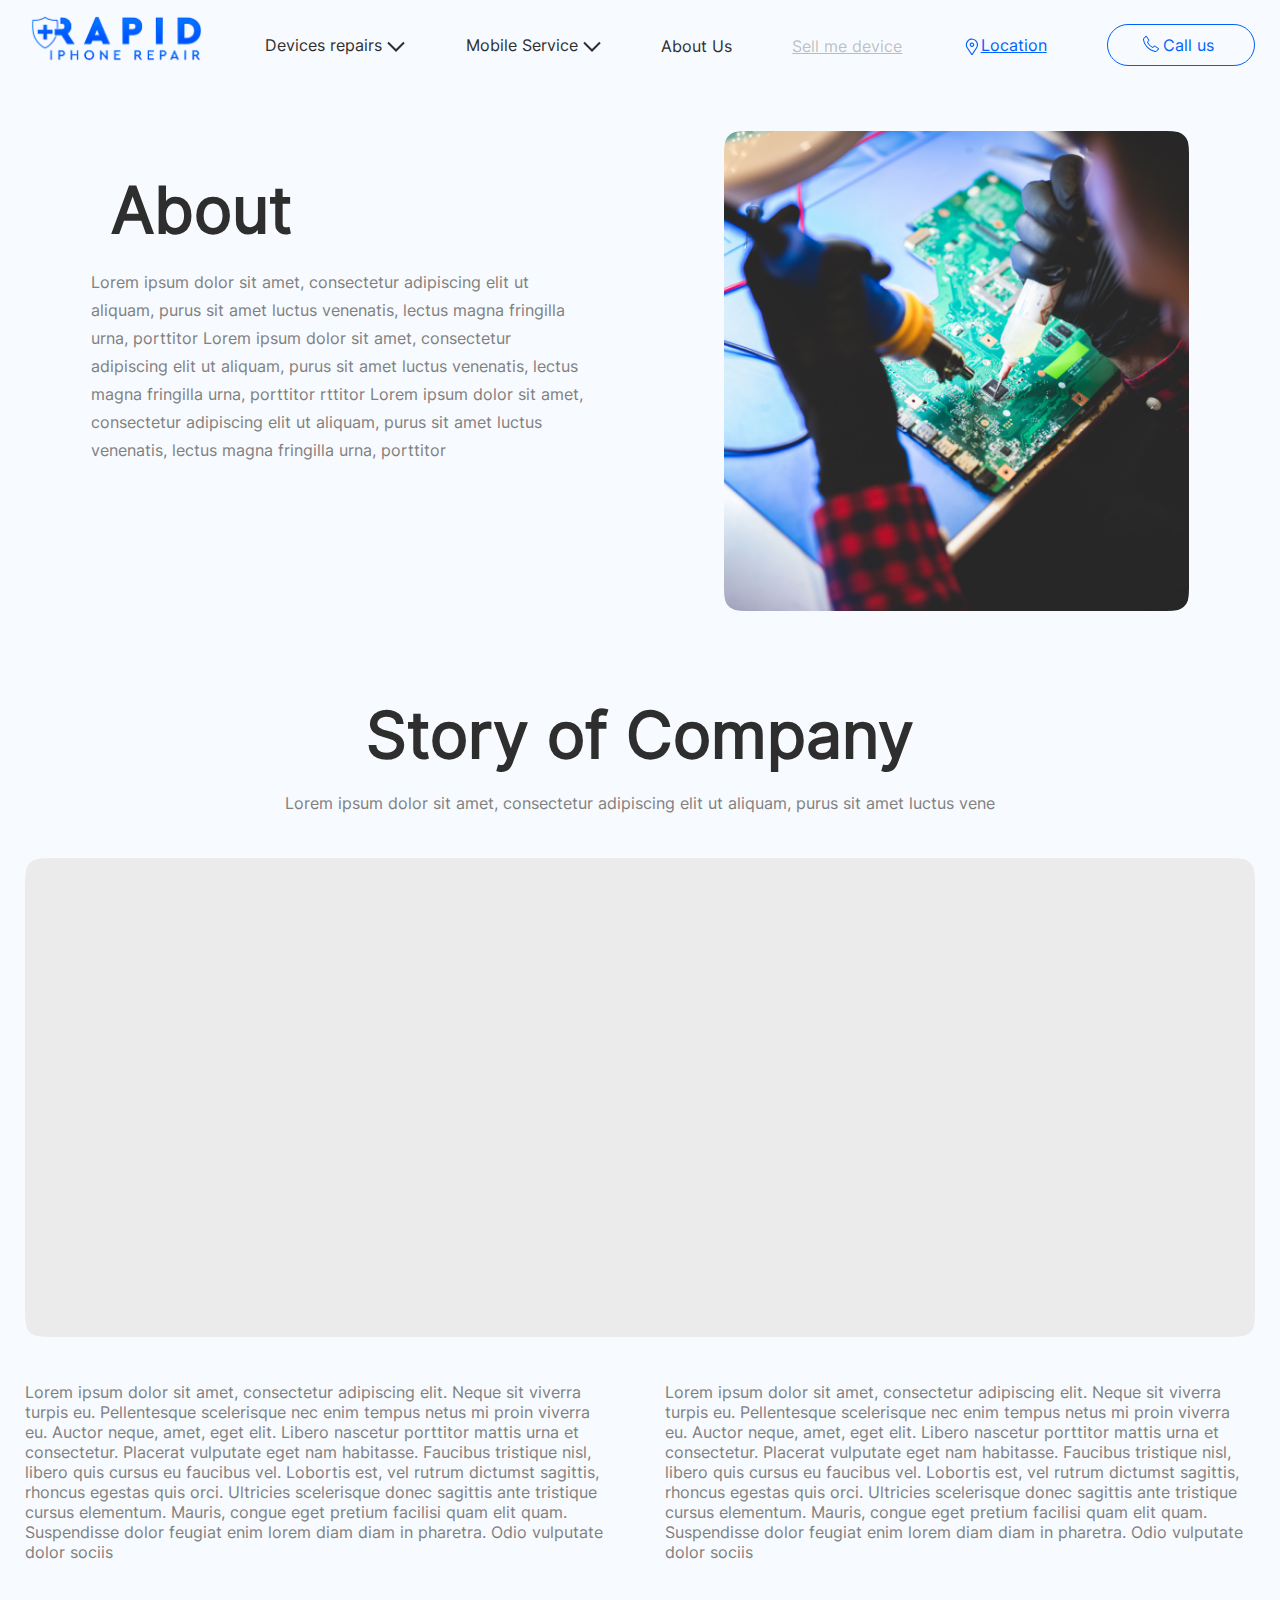
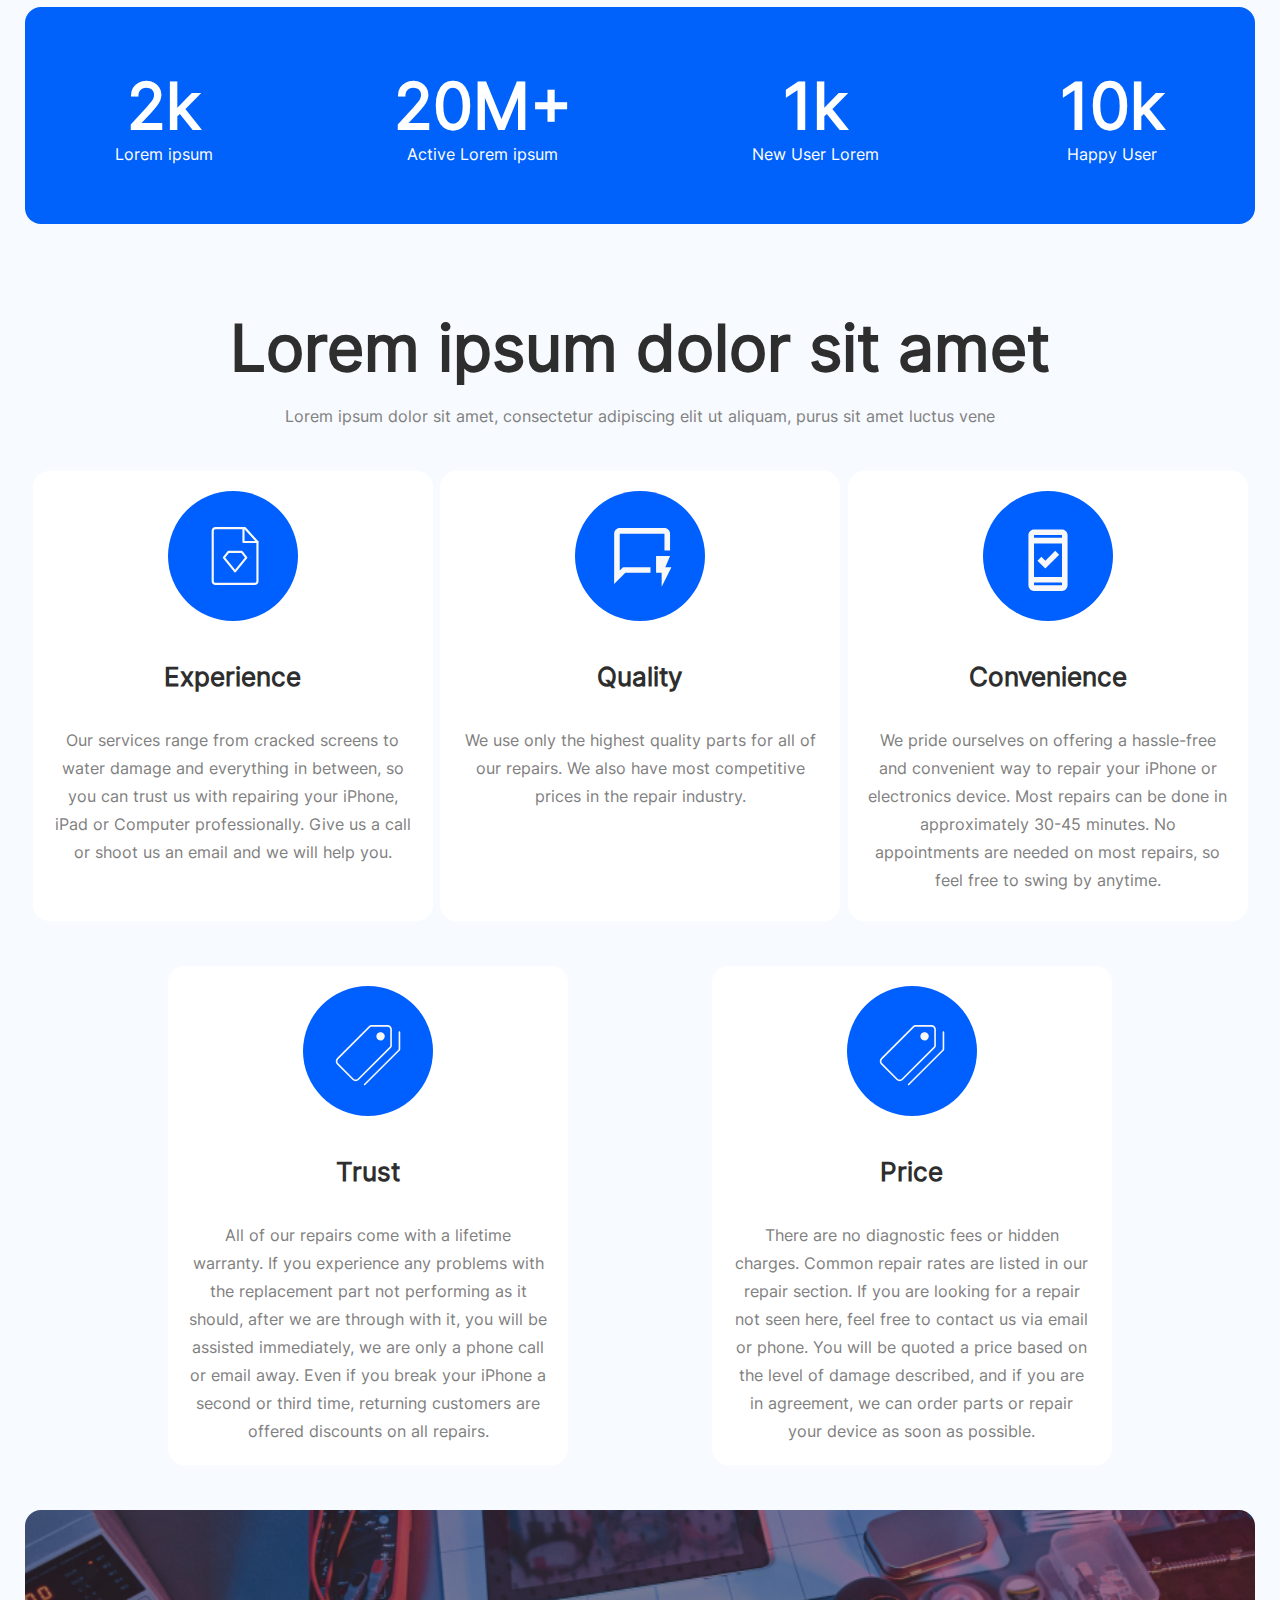
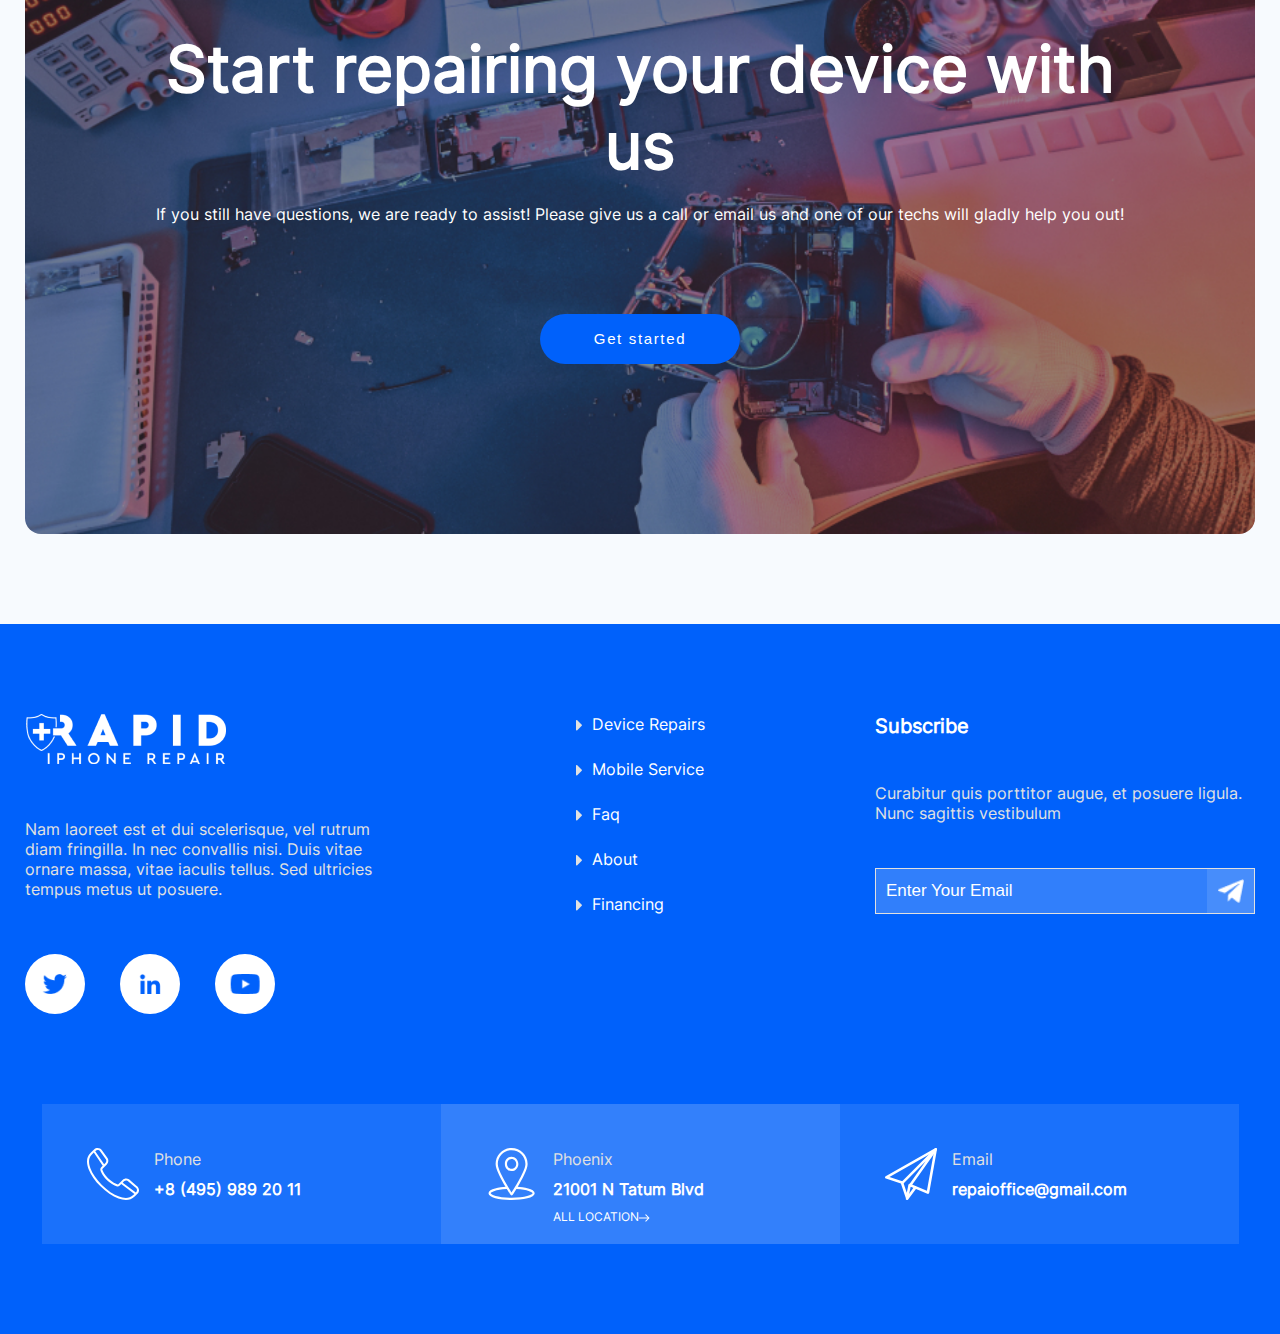
<file: about_us.html>
<!DOCTYPE html>
<html lang="en">
   <head>
      <meta http-equiv="Content-Type" content="text/html; charset=utf-8" />
      <meta name="viewport" content="width=device-width, initial-scale=1.0">
      <meta name="description" content="">
      <meta name="theme-color" content="#fff">
      <meta name="msapplication-navbutton-color" content="#fff">
      <meta name="apple-mobile-web-app-capable" content="yes">
      <meta name="apple-mobile-web-app-status-bar-style" content="white">
      <meta name="format-detection" content="telephone=no" />
      <title>Rapid</title>
      <link rel="shortcut icon" href="./img/other_icons/favicon.ico" type="image/x-icon">
      <link media="all" rel="stylesheet" href="./css/style.css">
      <link media="all" rel="stylesheet" href="./css/media.css">
   </head>
   <body>
  <header class="header">
         <div class="wrapper mob__wrapper">
            <div class="container header__container">
               <div class="menu-burger__div ">
                  <div class="menu-burger__header mobile">
                     <span></span>
                  </div>
                  <div class="header__logo_phone mobile">
                     <svg xmlns="http://www.w3.org/2000/svg" class="icon icon-tabler icon-tabler-phone" width="35" height="35" viewBox="0 0 24 24" stroke-width="1.5" stroke="#515758" fill="none" stroke-linecap="round" stroke-linejoin="round">
                        <path stroke="none" d="M0 0h24v24H0z" fill="none"/>
                        <path d="M5 4h4l2 5l-2.5 1.5a11 11 0 0 0 5 5l1.5 -2.5l5 2v4a2 2 0 0 1 -2 2a16 16 0 0 1 -15 -15a2 2 0 0 1 2 -2" />
                     </svg>
                  </div>
               </div>
               <div class="header__logo mobile">
                  <img src="./img/other_icons/logo1.png" class="header__logo_img">
               </div>
               <nav class="header__nav" id="header__nav1">
                  <div class="header__menu">
                     <div class="header__logo desktop">
                        <img src="./img/other_icons/logo1.png" class="header__logo_img">
                     </div>
                     <div class="header__menu_item">
                        <p class="header__menu_title">Devices repairs <img src="./img/other_icons/Dropdown.svg" class="icons__img"></p>
                        <div class="header__menu_hidden_item">
                           <div class="header__menu_hidden_item_block">
                              <p class="header__menu_subtitle">Phone repairs</p>
                              <p class="header__menu_subtitle">iPads and tablets</p>
                              <p class="header__menu_subtitle">Macbooks and computers</p>
                           </div>
                        </div>
                     </div>
                     <div class="header__menu_item">
                        <p class="header__menu_title">Mobile Service <img src="./img/other_icons/Dropdown.svg" class="icons__img"></p>
                        <div class="header__menu_hidden_item">
                           <div class="header__menu_hidden_item_block">
                              <p class="header__menu_subtitle">Phone repairs</p>
                              <p class="header__menu_subtitle">iPads and tablets</p>
                              <p class="header__menu_subtitle">Macbooks and computers</p>
                           </div>
                        </div>
                     </div>
                     <div class="header__menu_item">
                        <p class="header__menu_title">About Us</p>
                     </div>
                     <div class="header__menu_item">
                        <p class="header__menu_title-gray">Sell me device</p>
                     </div>
                     <div class="header__menu_item">
                        <p class="header__menu_title-blue"><img src="./img/other_icons/Location.svg" class="icons__img">Location</p>
                     </div>
                     <div class="header__menu_item desktop">
                        <a class="header__menu_button">
                        Call us</a>
                        <div class="header__menu_hidden_item d-top">
                           <div class="header__menu_hidden_item_block">
                              <p class="header__menu_subtitle-bold">Gilbert</p>
                              <p class="header__menu_number">(480)-316-8679</p>
                              <p class="header__menu_subtitle-bold">S.Tempe</p>
                              <p class="header__menu_number">(602)-919-9667</p>
                              <p class="header__menu_subtitle-bold">Chandler</p>
                              <p class="header__menu_number">(623)-888-9869</p>
                              <p class="header__menu_subtitle-bold">Phoenix</p>
                              <p class="header__menu_number">(602)-727-7186</p>
                              <p class="header__menu_subtitle-bold">Phoenix</p>
                              <p class="header__menu_number">(602)-727-7186</p>
                           </div>
                        </div>
                     </div>
                  </div>
               </nav>
               <nav class="header__nav " id="header__nav2">
                  <!-- <div class="header__menu">
                     <div class="header__logo desktop">
                        <img src="./img/logo1.png" class="header__logo_img">
                     </div>         
                     -->
                    
                      
                        <div class="header__menu_hidden_item d-top">
                           <div class="header__menu_hidden_item_block">
                              <p class="header__menu_subtitle-bold">Gilbert</p>
                              <p class="header__menu_number">(480)-316-8679</p>
                              <p class="header__menu_subtitle-bold">S.Tempe</p>
                              <p class="header__menu_number">(602)-919-9667</p>
                              <p class="header__menu_subtitle-bold">Chandler</p>
                              <p class="header__menu_number">(623)-888-9869</p>
                              <p class="header__menu_subtitle-bold">Phoenix</p>
                              <p class="header__menu_number">(602)-727-7186</p>
                              <p class="header__menu_subtitle-bold">Phoenix</p>
                              <p class="header__menu_number">(602)-727-7186</p>
                           </div>
                        </div>
                     <!-- </div>
                  </div> -->
               </nav>
            </div>
         </div> 
         
      </header>
      
      <section class="locations section">
         <div class="wrapper">
             <div class="section__div">
            <div class="flex_block">
               <div class="flex_block_descrition">
                  <h2 class="title">About </h2>
                  <p class="subtitle">Lorem ipsum dolor sit amet, consectetur adipiscing elit ut aliquam, purus sit amet luctus venenatis, lectus magna fringilla urna, porttitor Lorem ipsum dolor sit amet, consectetur adipiscing elit ut aliquam, purus sit amet luctus venenatis, lectus magna fringilla urna, porttitor rttitor Lorem ipsum dolor sit amet, consectetur adipiscing elit ut aliquam, purus sit amet luctus venenatis, lectus magna fringilla urna, porttitor </p>
               </div>
               <img src="./img/articles/about.png" class="flex_block_img">
            </div>
         </div>
         </div>
      </section>
      <section class="story section">
         <div class="wrapper">
            <h2 class="title">Story of Company </h2>
            <p class="subtitle">Lorem ipsum dolor sit amet, consectetur adipiscing elit ut aliquam, purus sit amet luctus vene </p>
            <img src="./img/bg/grey.jpg" class="story__img">      
            <div class="story__div">
               <p class="story__text">Lorem ipsum dolor sit amet, consectetur adipiscing elit. Neque sit viverra turpis eu. Pellentesque scelerisque nec enim tempus netus mi proin viverra eu. Auctor neque, amet, eget elit. Libero nascetur porttitor mattis urna et consectetur. Placerat vulputate eget nam habitasse. Faucibus tristique nisl, libero quis cursus eu faucibus vel. Lobortis est, vel rutrum dictumst sagittis, rhoncus egestas quis orci. Ultricies scelerisque donec sagittis ante tristique cursus elementum. Mauris, congue eget pretium facilisi quam elit quam. Suspendisse dolor feugiat enim lorem diam diam in pharetra. Odio vulputate dolor sociis</p>
               <br>
               <p class="story__text">Lorem ipsum dolor sit amet, consectetur adipiscing elit. Neque sit viverra turpis eu. Pellentesque scelerisque nec enim tempus netus mi proin viverra eu. Auctor neque, amet, eget elit. Libero nascetur porttitor mattis urna et consectetur. Placerat vulputate eget nam habitasse. Faucibus tristique nisl, libero quis cursus eu faucibus vel. Lobortis est, vel rutrum dictumst sagittis, rhoncus egestas quis orci. Ultricies scelerisque donec sagittis ante tristique cursus elementum. Mauris, congue eget pretium facilisi quam elit quam. Suspendisse dolor feugiat enim lorem diam diam in pharetra. Odio vulputate dolor sociis</p>
            </div>
         </div>
         </div>        
      </section>
      <section class="numbers section">
         <div class="wrapper">
            <div class="numbers__block">
               <div class="number">
                  <p class="number__title">2k</p>
                  <p class="number__subtitle">Lorem ipsum</p>
               </div>
               <div class="number">
                  <p class="number__title">20M+</p>
                  <p class="number__subtitle">Active Lorem ipsum</p>
               </div>
               <div class="number">
                  <p class="number__title">1k</p>
                  <p class="number__subtitle">New User Lorem</p>
               </div>
               <div class="number">
                  <p class="number__title">10k</p>
                  <p class="number__subtitle">Happy User</p>
               </div>
            </div>
         </div>
      </section>
      <section class="components section">
         <div class="wrapper">
            <h2 class="title">Lorem ipsum dolor sit amet </h2>
            <p class="subtitle">Lorem ipsum dolor sit amet, consectetur adipiscing elit ut aliquam, purus sit amet luctus vene</p>
            <div class="blocks">
               <div class="block">
                  <img src="./img/other_icons/Experience.svg" class="block__img">
                  <p class="block__title"><span class="block__title_span">Experience</span></p>
                  <p class="block__subtitle">Our services range from cracked screens to water damage and everything in between, so you can trust us with repairing your iPhone, iPad or Computer professionally. Give us a call or shoot us an email and we will help you.</p>
               </div>
               <div class="block">
                  <img src="./img/other_icons/Convenience.svg" class="block__img">
                  <p class="block__title"><span class="block__title_span">Quality</span></p>
                  <p class="block__subtitle">We use only the highest quality parts for all of our repairs. We also have most competitive prices in the repair industry.</p>
               </div>
               <div class="block">
                  <img src="./img/other_icons/Guarantees.svg" class="block__img">
                  <p class="block__title"><span class="block__title_span">Convenience</span></p>
                  <p class="block__subtitle">We pride ourselves on offering a hassle-free and convenient way to repair your iPhone or electronics device. Most repairs can be done in approximately 30-45 minutes. No appointments are needed on most repairs, so feel free to swing by anytime.</p>
               </div>
               <div class="block a-height">
                  <img src="./img/other_icons/Low_prices.svg" class="block__img">
                  <p class="block__title"><span class="block__title_span">Trust</span></p>
                  <p class="block__subtitle">All of our repairs come with a lifetime warranty. If you experience any problems with the replacement part not performing as it should, after we are through with it, you will be assisted immediately, we are only a phone call or email away. Even if you break your iPhone a second or third time, returning customers are offered discounts on all repairs.</p>
               </div>
               <div class="block a-height">
                  <img src="./img/other_icons/Low_prices.svg" class="block__img">
                  <p class="block__title"><span class="block__title_span">Price</span></p>
                  <p class="block__subtitle">There are no diagnostic fees or hidden charges. Common repair rates are listed in our repair section. If you are looking for a repair not seen here, feel free to contact us via email or phone. You will be quoted a price based on the level of damage described, and if you are in agreement, we can order parts or repair your device as soon as possible.</p>
               </div>
            </div>
         </div>
      </section>
      <div class="wrapper mob__wrapper">
         <section class="question section repairing">
            <h2 class="title">Start repairing your device with us</h2>
            <p class="subtitle">If you still have questions, we are ready to assist! Please give us a call or email us and one of our techs will gladly help you out!</p>
            <button class="question__button button button-blue">Get  started</button>        
         </section>
      </div>
      <footer class="footer">
        <div class="wrapper">
            <div class="footer__block">
               <div class="footer__social">
                  <img src="./img/other_icons/logo 1.png" class="footer__logo">
                  <p class="footer__subtitle">Nam laoreet est et dui scelerisque, vel rutrum diam fringilla. In nec convallis nisi. Duis vitae ornare massa, vitae iaculis tellus. Sed ultricies tempus metus ut posuere.</p>
                  <div class="social__icons">
                     <a href="" class="social__icons_link">
                     <img src="./img/other_icons/twitter.png" class="social__icons_img"></a>
                     <a href="" class="social__icons_link">
                     <img src="./img/other_icons/linkedin-in.png" class="social__icons_img">
                     </a>
                     <a href="" class="social__icons_link">
                     <img src="./img/other_icons/youtube.png" class="social__icons_img"></a>
                  </div>
               </div>
               <div class="footer__menu">
                  <a href="" class="footer__menu_link"><img src="./img/other_icons/caret-right.png" class="footer__menu_link_icon">Device Repairs</a>
                  <a href="" class="footer__menu_link"><img src="./img/other_icons/caret-right.png" class="footer__menu_link_icon">Mobile Service</a>
                  <a href="" class="footer__menu_link"><img src="./img/other_icons/caret-right.png" class="footer__menu_link_icon">Faq</a>
                  <a href="" class="footer__menu_link"><img src="./img/other_icons/caret-right.png" class="footer__menu_link_icon">About</a>
                  <a href="" class="footer__menu_link"><img src="./img/other_icons/caret-right.png" class="footer__menu_link_icon">Financing</a>
               </div>
               <div class="footer__subscribe">
                  <p class="footer__title">Subscribe</p>
                  <p class="footer__subtitle">Curabitur quis porttitor augue, et posuere ligula. Nunc sagittis vestibulum</p>
                  <div class="footer__div_input">
                     <input class="footer__input" placeholder="Enter Your Email" type="text">
                     <a href="">
                     <img src="./img/other_icons/telegram-plane.png" class="footer__input_icon">
                     </a>
                  </div>
               </div>
            </div>
            <div class="footer__contacts">
               <div class="footer__contacts_item">
                  <img src="./img/other_icons/Shape.svg" class="footer__contacts_img">
                  <div class="footer__contacts_description">
                     <p class="footer__contacts_subtitle">Phone</p>
                     <p class="footer__contacts_title">+8 (495) 989 20 11</p>
                  </div>
               </div>
               <div class="footer__contacts_item footer__contacts_item-blue">
                  <img src="./img/other_icons/placeholder.svg" class="footer__contacts_img">
                  <div class="footer__contacts_description footer__contacts_description-height">
                     <p class="footer__contacts_subtitle">Phoenix</p>
                     <p class="footer__contacts_title">21001 N Tatum Blvd</p>
                     <a href="">
                        <p class="footer__contacts_link">All location<img class="comments__link_img" src="./img/other_icons/Arrow 1.svg"></p>
                     </a>
                  </div>
               </div>
               <div class="footer__contacts_item">
                  <img src="./img/other_icons/email.svg" class="footer__contacts_img">
                  <div class="footer__contacts_description">
                     <p class="footer__contacts_subtitle">Email</p>
                     <p class="footer__contacts_title">repaioffice@gmail.com</p>
                  </div>
               </div>
            </div>
         </div>
      </footer>
      <script src="https://ajax.googleapis.com/ajax/libs/jquery/2.2.4/jquery.min.js"></script>
      <script src="js/main.js"></script>
   </body>
</html>
</file>
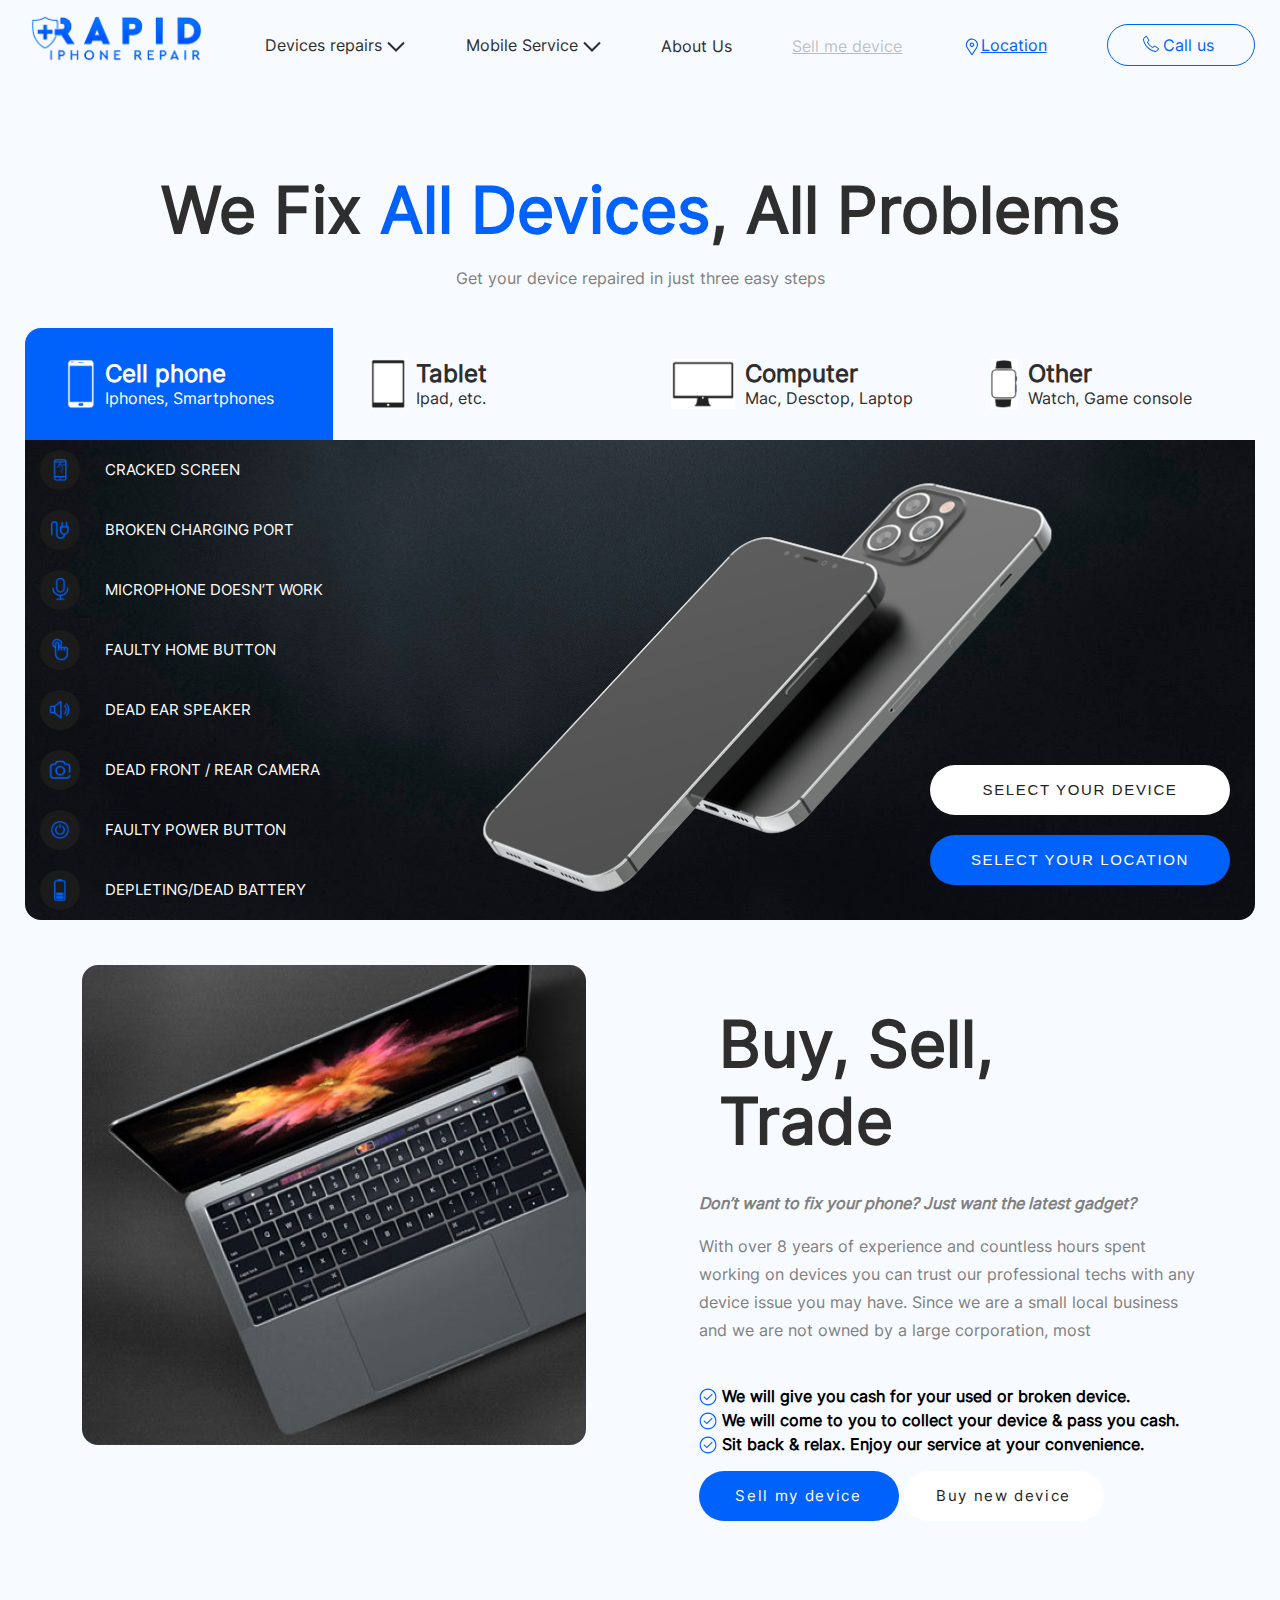
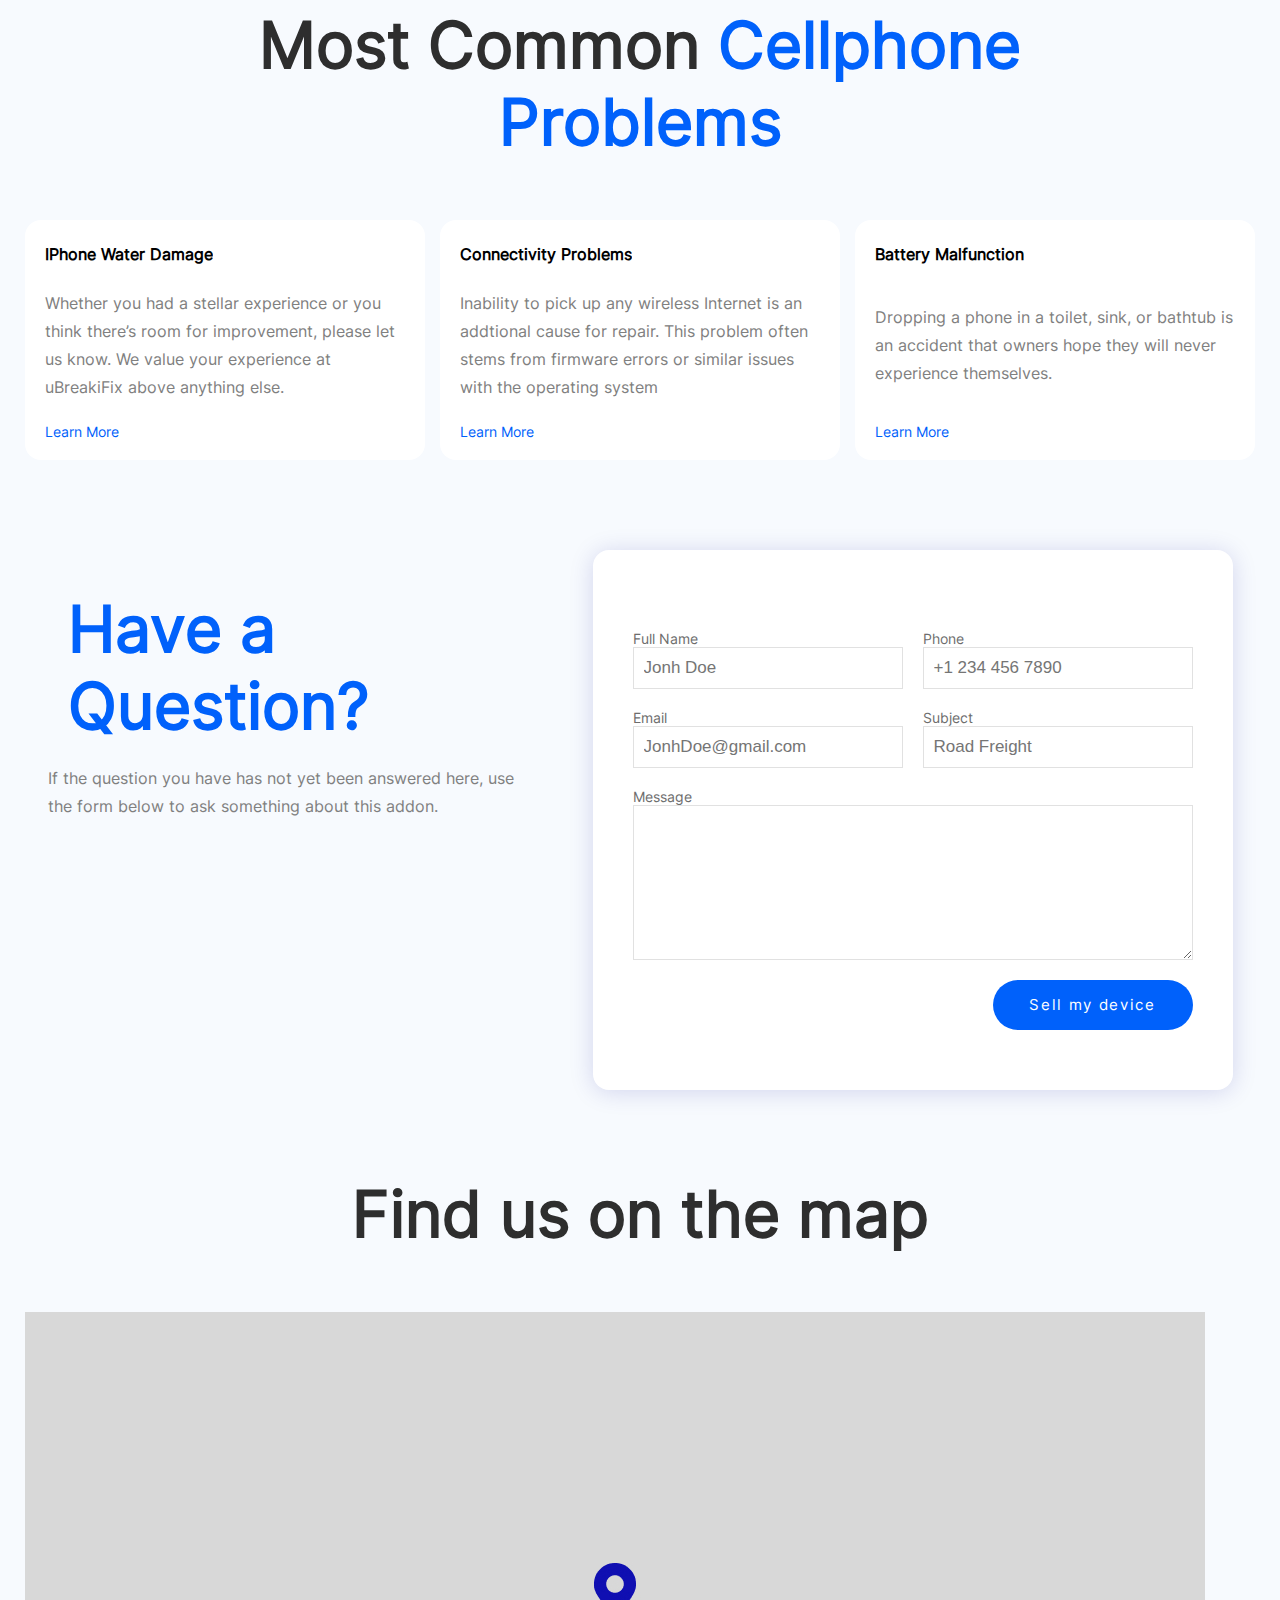
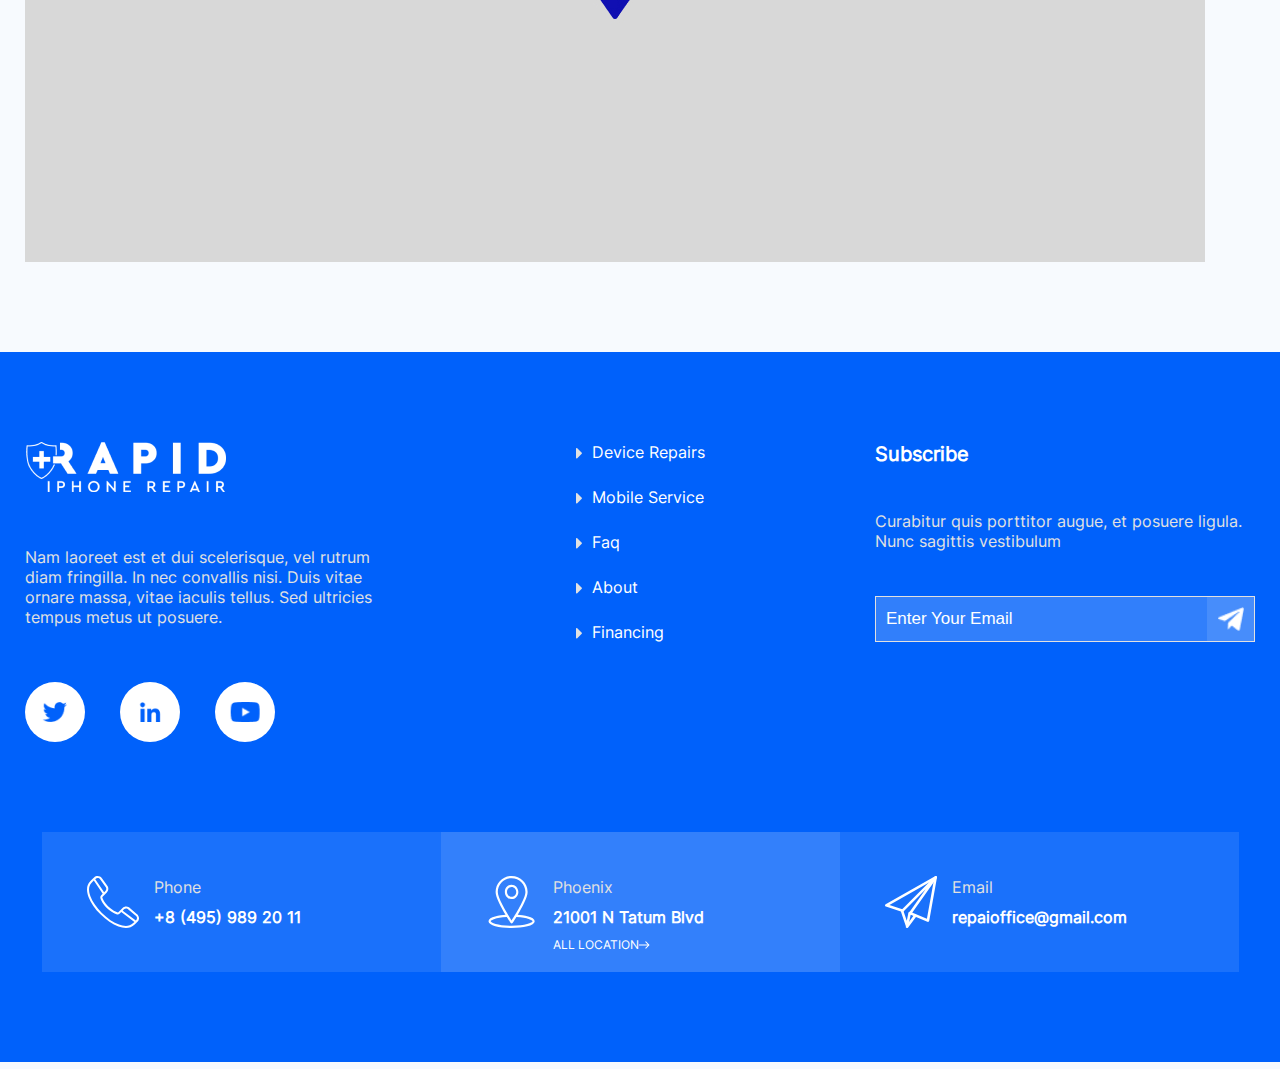
<file: device_repairs.html>
<!DOCTYPE html>
<html lang="en">
   <head>
      <meta http-equiv="Content-Type" content="text/html; charset=utf-8" />
      <meta name="viewport" content="width=device-width, initial-scale=1.0">
      <meta name="description" content="">
      <meta name="theme-color" content="#fff">
      <meta name="msapplication-navbutton-color" content="#fff">
      <meta name="apple-mobile-web-app-capable" content="yes">
      <meta name="apple-mobile-web-app-status-bar-style" content="white">
      <meta name="format-detection" content="telephone=no" />
      <title>Rapid</title>
      <link rel="shortcut icon" href="./img/other_icons/favicon.ico" type="image/x-icon">
      <link media="all" rel="stylesheet" href="./css/style.css">
      <link media="all" rel="stylesheet" href="./css/media.css">
   </head>
   <body>
    <header class="header">
         <div class="wrapper mob__wrapper">
            <div class="container header__container">
               <div class="menu-burger__div ">
                  <div class="menu-burger__header mobile">
                     <span></span>
                  </div>
                  <div class="header__logo_phone mobile">
                     <svg xmlns="http://www.w3.org/2000/svg" class="icon icon-tabler icon-tabler-phone" width="35" height="35" viewBox="0 0 24 24" stroke-width="1.5" stroke="#515758" fill="none" stroke-linecap="round" stroke-linejoin="round">
                        <path stroke="none" d="M0 0h24v24H0z" fill="none"/>
                        <path d="M5 4h4l2 5l-2.5 1.5a11 11 0 0 0 5 5l1.5 -2.5l5 2v4a2 2 0 0 1 -2 2a16 16 0 0 1 -15 -15a2 2 0 0 1 2 -2" />
                     </svg>
                  </div>
               </div>
               <div class="header__logo mobile">
                  <img src="./img/other_icons/logo1.png" class="header__logo_img">
               </div>
               <nav class="header__nav" id="header__nav1">
                  <div class="header__menu">
                     <div class="header__logo desktop">
                        <img src="./img/other_icons/logo1.png" class="header__logo_img">
                     </div>
                     <div class="header__menu_item">
                        <p class="header__menu_title">Devices repairs <img src="./img/other_icons/Dropdown.svg" class="icons__img"></p>
                        <div class="header__menu_hidden_item">
                           <div class="header__menu_hidden_item_block">
                              <p class="header__menu_subtitle">Phone repairs</p>
                              <p class="header__menu_subtitle">iPads and tablets</p>
                              <p class="header__menu_subtitle">Macbooks and computers</p>
                           </div>
                        </div>
                     </div>
                     <div class="header__menu_item">
                        <p class="header__menu_title">Mobile Service <img src="./img/other_icons/Dropdown.svg" class="icons__img"></p>
                        <div class="header__menu_hidden_item">
                           <div class="header__menu_hidden_item_block">
                              <p class="header__menu_subtitle">Phone repairs</p>
                              <p class="header__menu_subtitle">iPads and tablets</p>
                              <p class="header__menu_subtitle">Macbooks and computers</p>
                           </div>
                        </div>
                     </div>
                     <div class="header__menu_item">
                        <p class="header__menu_title">About Us</p>
                     </div>
                     <div class="header__menu_item">
                        <p class="header__menu_title-gray">Sell me device</p>
                     </div>
                     <div class="header__menu_item">
                        <p class="header__menu_title-blue"><img src="./img/other_icons/Location.svg" class="icons__img">Location</p>
                     </div>
                     <div class="header__menu_item desktop">
                        <a class="header__menu_button">
                        Call us</a>
                        <div class="header__menu_hidden_item d-top">
                           <div class="header__menu_hidden_item_block">
                              <p class="header__menu_subtitle-bold">Gilbert</p>
                              <p class="header__menu_number">(480)-316-8679</p>
                              <p class="header__menu_subtitle-bold">S.Tempe</p>
                              <p class="header__menu_number">(602)-919-9667</p>
                              <p class="header__menu_subtitle-bold">Chandler</p>
                              <p class="header__menu_number">(623)-888-9869</p>
                              <p class="header__menu_subtitle-bold">Phoenix</p>
                              <p class="header__menu_number">(602)-727-7186</p>
                              <p class="header__menu_subtitle-bold">Phoenix</p>
                              <p class="header__menu_number">(602)-727-7186</p>
                           </div>
                        </div>
                     </div>
                  </div>
               </nav>
               <nav class="header__nav " id="header__nav2">
                  <!-- <div class="header__menu">
                     <div class="header__logo desktop">
                        <img src="./img/logo1.png" class="header__logo_img">
                     </div>         
                     -->
                    
                      
                        <div class="header__menu_hidden_item d-top">
                           <div class="header__menu_hidden_item_block">
                              <p class="header__menu_subtitle-bold">Gilbert</p>
                              <p class="header__menu_number">(480)-316-8679</p>
                              <p class="header__menu_subtitle-bold">S.Tempe</p>
                              <p class="header__menu_number">(602)-919-9667</p>
                              <p class="header__menu_subtitle-bold">Chandler</p>
                              <p class="header__menu_number">(623)-888-9869</p>
                              <p class="header__menu_subtitle-bold">Phoenix</p>
                              <p class="header__menu_number">(602)-727-7186</p>
                              <p class="header__menu_subtitle-bold">Phoenix</p>
                              <p class="header__menu_number">(602)-727-7186</p>
                           </div>
                        </div>
                     <!-- </div>
                  </div> -->
               </nav>
            </div>
         </div>        
      </header>
     
     <section class="fix__device section">
         <div class="wrapper mob__wrapper">
            <h2 class="title">We Fix <span class="title-blue">All Devices</span>, All Problems</h2>
            <p class="subtitle">Get your device repaired in just three easy steps</p>
            <div class="section__div">               
            
            <!-- <div class="desktop"> -->
            <!--  <div class="step_1"> -->
            <div class="fix__device__div ">
               <div class="fix__device_wrap">
                  <input type="radio" name="tab-btn" id="tab-btn-fix-1" checked="checked" value="">
                  <label for="tab-btn-fix-1">
                     <div class="fix__device_list fix__device_list-first" >
                        <div class="fix__device_item">
                           <!-- <svg xmlns="http://www.w3.org/2000/svg" class="icon icon-tabler icon-tabler-device-mobile" viewBox="0 0 24 24" stroke-width="1.5" fill="none" stroke-linecap="round" stroke-linejoin="round">
                              <path stroke="none" d="M0 0h24v24H0z" fill="none"/>
                              <rect x="7" y="4" width="10" height="16" rx="1" />
                              <line x1="11" y1="5" x2="13" y2="5" />
                              <line x1="12" y1="17" x2="12" y2="17.01" />
                           </svg> -->
                           <img src="./img/tabs/phone.png" class="fix__device_tabs_img" id="fix__device_tabs_img_1">
                           <div class="fix__device_description">
                              <p class="fix__device_title">Cell phone</p>
                              <p class="fix__device_subtitle">Iphones, Smartphones</p>
                           </div>
                        </div>
                     </div>
                  </label>
                  <input type="radio" name="tab-btn" id="tab-btn-fix-2" value="">
                  <label for="tab-btn-fix-2">
                     <div class="fix__device_list" >
                        <div class="fix__device_item">
                          <!--  <svg xmlns="http://www.w3.org/2000/svg" class="icon icon-tabler icon-tabler-device-tablet"  viewBox="0 0 24 24" stroke-width="1.5"  fill="none" stroke-linecap="round" stroke-linejoin="round">
                              <path stroke="none" d="M0 0h24v24H0z" fill="none"/>
                              <rect x="5" y="3" width="14" height="18" rx="1" />
                              <circle cx="12" cy="17" r="1" />
                           </svg> -->
                           <img src="./img/tabs/tablet.png" class="fix__device_tabs_img" id="fix__device_tabs_img_2">
                           <div class="fix__device_description">
                              <p class="fix__device_title">Tablet</p>
                              <p class="fix__device_subtitle">Ipad, etc.</p>
                           </div>
                        </div>
                     </div>
                  </label>
                  <input type="radio" name="tab-btn" id="tab-btn-fix-3" value="">
                  <label for="tab-btn-fix-3">
                     <div class="fix__device_list" >
                        <div class="fix__device_item">
                           <!-- <svg xmlns="http://www.w3.org/2000/svg" class="icon icon-tabler icon-tabler-device-desktop" viewBox="0 0 24 24" stroke-width="1.5" fill="none" stroke-linecap="round" stroke-linejoin="round">
                              <path stroke="none" d="M0 0h24v24H0z" fill="none"/>
                              <rect x="3" y="4" width="18" height="12" rx="1" />
                              <line x1="7" y1="20" x2="17" y2="20" />
                              <line x1="9" y1="16" x2="9" y2="20" />
                              <line x1="15" y1="16" x2="15" y2="20" />
                           </svg> -->
                           <img src="./img/tabs/computer.png" class="fix__device_tabs_img" id="fix__device_tabs_img_3">
                           <div class="fix__device_description">
                              <p class="fix__device_title">Computer</p>
                              <p class="fix__device_subtitle">Mac, Desctop, Laptop</p>
                           </div>
                        </div>
                     </div>
                  </label>
                  <input type="radio" name="tab-btn" id="tab-btn-fix-4" value="">
                  <label for="tab-btn-fix-4">
                     <div class="fix__device_list fix__device_list-last" >
                        <div class="fix__device_item">
                           <!-- <svg xmlns="http://www.w3.org/2000/svg" class="icon icon-tabler icon-tabler-device-watch" viewBox="0 0 24 24" stroke-width="1.5"  fill="none" stroke-linecap="round" stroke-linejoin="round">
                              <path stroke="none" d="M0 0h24v24H0z" fill="none"/>
                              <rect x="6" y="6" width="12" height="12" rx="3" />
                              <path d="M9 18v3h6v-3" />
                              <path d="M9 6v-3h6v3" />
                           </svg> -->
                           <img src="./img/tabs/other.png" class="fix__device_tabs_img" id="fix__device_tabs_img_4">
                           <div class="fix__device_description">
                              <p class="fix__device_title">Other</p>
                              <p class="fix__device_subtitle">Watch, Game console</p>
                           </div>
                        </div>
                     </div>
                  </label>
               </div>
            </div>
            <!--   </div> -->
            <div class="step_1">
               <div class="fix__device_main" id="fix__device_main_1" style="display: block;">
                  <div class="fix__device_flex">
                     <div class="fix__device_main_list">
                        <div class="fix__device_main_item">
                           <div class="fix__device_main_div_icon">
                              <img src="./img/icons_tabs/1.png" class="fix__device_main_icon">
                           </div>                           
                           <p class="fix__device_main_subtitle">CRACKED SCREEN</p>
                        </div>
                        <div class="fix__device_main_item">
                           <div class="fix__device_main_div_icon">
                           <img src="./img/icons_tabs/2.png" class="fix__device_main_icon h50">
                        </div>
                           <p class="fix__device_main_subtitle">BROKEN CHARGING PORT</p>
                        </div>
                        <div class="fix__device_main_item">
                           <div class="fix__device_main_div_icon">
                           <img src="./img/icons_tabs/3.png" class="fix__device_main_icon">
                        </div>
                           <p class="fix__device_main_subtitle">MICROPHONE DOESN’T WORK</p>
                        </div>
                        <div class="fix__device_main_item">
                           <div class="fix__device_main_div_icon">
                           <img src="./img/icons_tabs/4.png" class="fix__device_main_icon">
                        </div>
                           <p class="fix__device_main_subtitle">FAULTY HOME BUTTON</p>
                        </div>
                        <div class="fix__device_main_item">
                           <div class="fix__device_main_div_icon">
                           <img src="./img/icons_tabs/5.png" class="fix__device_main_icon h50">
                        </div>
                           <p class="fix__device_main_subtitle">DEAD EAR SPEAKER</p>
                        </div>
                        <div class="fix__device_main_item">
                           <div class="fix__device_main_div_icon">
                           <img src="./img/icons_tabs/6.png" class="fix__device_main_icon h50">
                        </div>
                           <p class="fix__device_main_subtitle">DEAD FRONT / REAR CAMERA</p>
                        </div>
                        <div class="fix__device_main_item">
                           <div class="fix__device_main_div_icon">
                           <img src="./img/icons_tabs/7.png" class="fix__device_main_icon h50">
                        </div>
                           <p class="fix__device_main_subtitle">FAULTY POWER BUTTON</p>
                        </div>
                        <div class="fix__device_main_item">
                           <div class="fix__device_main_div_icon">
                           <img src="./img/icons_tabs/8.png" class="fix__device_main_icon">
                        </div>
                           <p class="fix__device_main_subtitle">DEPLETING/DEAD BATTERY</p>
                        </div>
                     </div>
                     <div class="fix__device_main_buttons">
                        <button class="button select_device">
                        SELECT YOUR DEVICE </button>
                        <button class="button button-blue select_location">
                        SELECT YOUR LOCATION</button>                      
                     </div>
                  </div>
               </div>
               <div class="fix__device_main" id="fix__device_main_2">
                  <div class="fix__device_flex">
                      <div class="fix__device_main_list">
                        <div class="fix__device_main_item">
                           <div class="fix__device_main_div_icon">
                              <img src="./img/icons_tabs/1.png" class="fix__device_main_icon">
                           </div>                           
                           <p class="fix__device_main_subtitle">CRACKED SCREEN</p>
                        </div>
                        <div class="fix__device_main_item">
                           <div class="fix__device_main_div_icon">
                           <img src="./img/icons_tabs/2.png" class="fix__device_main_icon h50">
                        </div>
                           <p class="fix__device_main_subtitle">BROKEN CHARGING PORT</p>
                        </div>
                        <div class="fix__device_main_item">
                           <div class="fix__device_main_div_icon">
                           <img src="./img/icons_tabs/3.png" class="fix__device_main_icon">
                        </div>
                           <p class="fix__device_main_subtitle">MICROPHONE DOESN’T WORK</p>
                        </div>
                        <div class="fix__device_main_item">
                           <div class="fix__device_main_div_icon">
                           <img src="./img/icons_tabs/4.png" class="fix__device_main_icon">
                        </div>
                           <p class="fix__device_main_subtitle">FAULTY HOME BUTTON</p>
                        </div>
                        <div class="fix__device_main_item">
                           <div class="fix__device_main_div_icon">
                           <img src="./img/icons_tabs/5.png" class="fix__device_main_icon h50">
                        </div>
                           <p class="fix__device_main_subtitle">DEAD EAR SPEAKER</p>
                        </div>
                        <div class="fix__device_main_item">
                           <div class="fix__device_main_div_icon">
                           <img src="./img/icons_tabs/6.png" class="fix__device_main_icon h50">
                        </div>
                           <p class="fix__device_main_subtitle">DEAD FRONT / REAR CAMERA</p>
                        </div>
                        <div class="fix__device_main_item">
                           <div class="fix__device_main_div_icon">
                           <img src="./img/icons_tabs/7.png" class="fix__device_main_icon h50">
                        </div>
                           <p class="fix__device_main_subtitle">FAULTY POWER BUTTON</p>
                        </div>
                        <div class="fix__device_main_item">
                           <div class="fix__device_main_div_icon">
                           <img src="./img/icons_tabs/8.png" class="fix__device_main_icon">
                        </div>
                           <p class="fix__device_main_subtitle">DEPLETING/DEAD BATTERY</p>
                        </div>
                     </div>
                     <div class="fix__device_main_buttons">
                        <button class="button select_device">
                        SELECT YOUR DEVICE </button>
                        <button class="button button-blue select_location">
                        SELECT YOUR LOCATION</button>                              
                     </div>
                  </div>
               </div>
               <div class="fix__device_main" id="fix__device_main_3" >
                  <div class="fix__device_flex">
                     <div class="fix__device_main_list">
                        <div class="fix__device_main_item">
                           <div class="fix__device_main_div_icon">
                           <img src="./img/icons_tabs/9.png" class="fix__device_main_icon h50">
                        </div>
                           <p class="fix__device_main_subtitle">DIAGNOSING YOUR DEVISE</p>
                        </div>
                        <div class="fix__device_main_item">
                           <div class="fix__device_main_div_icon">
                           <img src="./img/icons_tabs/10.png" class="fix__device_main_icon h50">
                        </div>
                           <p class="fix__device_main_subtitle">SCREEN REPAIR</p>
                        </div>
                        <div class="fix__device_main_item">
                           <div class="fix__device_main_div_icon">
                           <img src="./img/icons_tabs/2.png" class="fix__device_main_icon h50">
                        </div>
                           <p class="fix__device_main_subtitle">POWER JACK REPLACEMENT</p>
                        </div>
                        <div class="fix__device_main_item">
                           <div class="fix__device_main_div_icon">
                           <img src="./img/icons_tabs/11.png" class="fix__device_main_icon h50">
                        </div>
                           <p class="fix__device_main_subtitle">KEYBOARD REPLACEMENT</p>
                        </div>
                        <div class="fix__device_main_item">
                           <div class="fix__device_main_div_icon">
                           <img src="./img/icons_tabs/12.png" class="fix__device_main_icon">
                        </div>
                           <p class="fix__device_main_subtitle">CLEANING SERVICE</p>
                        </div>
                        <div class="fix__device_main_item">
                           <div class="fix__device_main_div_icon">
                           <img src="./img/icons_tabs/13.png" class="fix__device_main_icon">
                        </div>
                           <p class="fix__device_main_subtitle">FAN REPLACEMENT</p>
                        </div>
                        <div class="fix__device_main_item">
                           <div class="fix__device_main_div_icon">
                           <img src="./img/icons_tabs/8.png" class="fix__device_main_icon">
                        </div>
                           <p class="fix__device_main_subtitle">BATTERY REPLACEMENT</p>
                        </div>
                        <div class="fix__device_main_item">
                           <div class="fix__device_main_div_icon">
                           <img src="./img/icons_tabs/14.png" class="fix__device_main_icon">
                        </div>
                           <p class="fix__device_main_subtitle">HARDWARE & SOFTWARE INSTALLATION</p>
                        </div>
                     </div>
                     <div class="fix__device_main_buttons">
                        <button class="button select_device">
                        SELECT YOUR DEVICE </button>
                        <button class="button button-blue select_location">
                        SELECT YOUR LOCATION</button>                     
                     </div>
                  </div>
               </div>
               <div class="fix__device_main" id="fix__device_main_4">
                  <div class="fix__device_flex">
                     <div class="fix__device_main_list">
                        <div class="fix__device_main_item">
                           <div class="fix__device_main_div_icon">
                           <img src="./img/icons_tabs/15.png" class="fix__device_main_icon">
                        </div>
                           <p class="fix__device_main_subtitle">HDMI PORT REPLACEMENT</p>
                        </div>
                        <div class="fix__device_main_item">
                           <div class="fix__device_main_div_icon">
                           <img src="./img/icons_tabs/16.png" class="fix__device_main_icon">
                        </div>
                           <p class="fix__device_main_subtitle">HARD DRIVE REPAIR</p>
                        </div>
                        <div class="fix__device_main_item">
                           <div class="fix__device_main_div_icon">
                           <img src="./img/icons_tabs/8.png" class="fix__device_main_icon">
                        </div>
                           <p class="fix__device_main_subtitle">FAULTY POWER SUPPLY</p>
                        </div>
                        <div class="fix__device_main_item">
                           <div class="fix__device_main_div_icon">
                           <img src="./img/icons_tabs/11.png" class="fix__device_main_icon h50">
                        </div>
                           <p class="fix__device_main_subtitle">KEYBOARD REPLACEMENT</p>
                        </div>
                        <div class="fix__device_main_item">
                           <div class="fix__device_main_div_icon">
                           <img src="./img/icons_tabs/17.png" class="fix__device_main_icon h50">
                        </div>
                           <p class="fix__device_main_subtitle">OPTICAL DRIVE REPAIR</p>
                        </div>
                        <div class="fix__device_main_item">
                           <div class="fix__device_main_div_icon">
                           <img src="./img/icons_tabs/13.png" class="fix__device_main_icon">
                        </div>
                           <p class="fix__device_main_subtitle">FAN REPAIR</p>
                        </div>
                        <div class="fix__device_main_item">
                           <div class="fix__device_main_div_icon">
                           <img src="./img/icons_tabs/8.png" class="fix__device_main_icon">
                        </div>
                           <p class="fix__device_main_subtitle">BATTERY SERVICE</p>
                        </div>
                        <div class="fix__device_main_item">
                           <div class="fix__device_main_div_icon">
                           <img src="./img/icons_tabs/10.png" class="fix__device_main_icon h50">
                        </div>
                           <p class="fix__device_main_subtitle">SCREEN DAMAGE</p>
                        </div>
                     </div>
                     <div class="fix__device_main_buttons">
                        <button class="button select_device">
                        SELECT YOUR DEVICE </button>
                        <button class="button button-blue select_location">
                        SELECT YOUR LOCATION</button>                                
                     </div>
                  </div>
               </div>
            </div>
            <div class="step_2" style="display:none">
               <div class="fix__device_step2_flex">
                  <div class="list__address_div">
                     <div class="list__address_item">
                        <div class="list__address_description">
                           <p class="list__address_title">Phoenix</p>
                           <p class="list__address_subtitle">1730 E Warner Rd, Suite 7, Tempe, AZ 85284</p>
                           <p class="list__address__main_subtitle">(480)-316-8679</p>
                        </div>
                     </div>
                  </div>
                  <div class="list__address_div">
                     <div class="list__address_item">
                        <div class="list__address_description">
                           <p class="list__address_title">Phoenix</p>
                           <p class="list__address_subtitle">1730 E Warner Rd, Suite 7, Tempe, AZ 85284</p>
                           <p class="list__address__main_subtitle">(480)-316-8679</p>
                        </div>
                     </div>
                  </div>
                  <div class="list__address_div">
                     <div class="list__address_item">
                        <div class="list__address_description">
                           <p class="list__address_title">Phoenix</p>
                           <p class="list__address_subtitle">1730 E Warner Rd, Suite 7, Tempe, AZ 85284</p>
                           <p class="list__address__main_subtitle">(480)-316-8679</p>
                        </div>
                     </div>
                  </div>
                  <div class="list__address_div">
                     <div class="list__address_item">
                        <div class="list__address_description">
                           <p class="list__address_title">Phoenix</p>
                           <p class="list__address_subtitle">1730 E Warner Rd, Suite 7, Tempe, AZ 85284</p>
                           <p class="list__address__main_subtitle">(480)-316-8679</p>
                        </div>
                     </div>
                  </div>
                  <div class="list__address_div">
                     <div class="list__address_item">
                        <div class="list__address_description">
                           <p class="list__address_title">Phoenix</p>
                           <p class="list__address_subtitle">1730 E Warner Rd, Suite 7, Tempe, AZ 85284</p>
                           <p class="list__address__main_subtitle">(480)-316-8679</p>
                        </div>
                     </div>
                  </div>
                  <div class="list__address_div">
                     <div class="list__address_item">
                        <div class="list__address_description">
                           <p class="list__address_title">Phoenix</p>
                           <p class="list__address_subtitle">1730 E Warner Rd, Suite 7, Tempe, AZ 85284</p>
                           <p class="list__address__main_subtitle">(480)-316-8679</p>
                        </div>
                     </div>
                  </div>
               </div>
            </div>
            <div class="step_3" style="display:none">
               <div class="fix__device__div ">
                  <div class="fix__device_main_form">
                     <select class="button select">
                        <option disabled selected>BRAND</option>
                        <option>1</option>
                        <option>2</option>
                     </select>
                     <select class="button select">
                        <option disabled selected>MODEL</option>
                        <option>1</option>
                        <option>2</option>
                     </select>
                     <button class="button button-blue select_brand_model">SELECT YOUR DEVICE</button>
                  </div>
               </div>
            </div>
            <div class="step_4" style="display:none">
               <div class="fix__device_flex flex-start">
                  <div class="step4__div"> 
                     <!-- <img class="step4__img" src="./img/iphoneX.jpg">                               -->
                     <p class="step4__name_device">iPhone X</p>
                  </div>
                  <div class="step4__div">
                     <p class="step4__title">Select Breakage</p>
                     <div class="step4__div_flex">
                        <div class="step4__list">
                           <label>
                           <input type="checkbox"><div class="step4__list_item">DIAGNOSTIC SERVICE <img src="./img/other_icons/Arrow 1.svg" class="step4__list_item_arrow"></div></label>

                           <label>
                           <input type="checkbox"><div class="step4__list_item">WATER DAMAGEREPAIR <img src="./img/other_icons/Arrow 1.svg" class="step4__list_item_arrow"></div></label>

                           <label>
                           <input type="checkbox"><div class="step4__list_item">BARRERY REPLACEMENT <img src="./img/other_icons/Arrow 1.svg" class="step4__list_item_arrow"></div></label>

                           <label>
                           <input type="checkbox"><div class="step4__list_item">VOLUME BUTTON REPAIR <img src="./img/other_icons/Arrow 1.svg" class="step4__list_item_arrow"></div></label>

                           <label>
                           <input type="checkbox"><div class="step4__list_item">POWER BUTTON <img src="./img/other_icons/Arrow 1.svg" class="step4__list_item_arrow"></div></label>

                           <label>
                           <input type="checkbox"><div class="step4__list_item">HOME BUTTON <img src="./img/other_icons/Arrow 1.svg" class="step4__list_item_arrow"></div></label>

                           <label>
                           <input type="checkbox"><div class="step4__list_item">FRONT / REAR CAMERA <img src="./img/other_icons/Arrow 1.svg" class="step4__list_item_arrow"></div></label>
                        </div>
                         <div class="step4__list">
                           <label>
                           <input type="checkbox"><div class="step4__list_item">LOUD SPEAKER REPAIR <img src="./img/other_icons/Arrow 1.svg" class="step4__list_item_arrow"></div></label>

                           <label>
                           <input type="checkbox"><div class="step4__list_item">MICROPHONE REPAIR <img src="./img/other_icons/Arrow 1.svg" class="step4__list_item_arrow"></div></label>

                           <label>
                           <input type="checkbox"><div class="step4__list_item">EAR SPEAKER REPAIR <img src="./img/other_icons/Arrow 1.svg" class="step4__list_item_arrow"></div></label>

                           <label>
                           <input type="checkbox"><div class="step4__list_item">CHARGING PORT <img src="./img/other_icons/Arrow 1.svg" class="step4__list_item_arrow"></div></label>

                           <label>
                           <input type="checkbox"><div class="step4__list_item">WATER DAMAGE DIAGNOSTIC <img src="./img/other_icons/Arrow 1.svg" class="step4__list_item_arrow"></div></label>

                           <label>
                           <input type="checkbox"><div class="step4__list_item">DIAGNOSTIC SERVICE <img src="./img/other_icons/Arrow 1.svg" class="step4__list_item_arrow"></div></label>

                           <label>
                           <input type="checkbox"><div class="step4__list_item">SCREEN <img src="./img/other_icons/Arrow 1.svg" class="step4__list_item_arrow"></div></label>

                        </div>
                     </div>
                  </div>
                  <div class="step4__div">
                     <p class="step4__title">Price</p>
                     <p class="step4__subtitle">Lorem ipsum dolor sit amet, consectetur adipiscing elit, sed do eiusmod tempor incididunt ut labore et dolore magna</p>
                     <div class="price">
                        <div class="price__div">
                           <input type="checkbox" name="" class="price__check">
                           <p class="price__text">Diagnostic Service</p>
                        </div>
                        <p class="price__value">$39.00</p>
                     </div>
                     <div style="margin:0 auto; width: 300px;">
                        
                     
                     <div class="list__address_item">
                        <div class="list__address_description">
                           <p class="list__address_title">Phoenix</p>
                           <p class="list__address_subtitle">1730 E Warner Rd, Suite 7, Tempe, AZ 85284</p>
                           <p class="list__address__main_subtitle">(480)-316-8679</p>
                        </div>
                     </div>
                     </div>
                  </div>
               </div>
            </div>
            </div>
         </div>
      </section>
      <section class="buy_sell section">
         
            <div class="wrapper">
                <!-- <h2 class="title"></h2> -->
            <div class="section__div">
               <div class="flex_block">
                  <img src="./img/articles/Illustration.jpg" class="flex_block_img">
                  <div class="flex_block_descrition">
                     <h2 class="title">Buy, Sell, Trade</h2>
                     <p class="subtitle subtitle-italic">Don’t want to fix your phone? Just want the latest gadget?</p>
                     <p class="subtitle">With over 8 years of experience and  countless hours spent working on devices you can trust our professional techs with any device issue you may have. Since we are a small local business and we are not owned by a large corporation, most </p>
                     <div class="list">
                        <p class="list_item"><img src="./img/other_icons/check.svg" class="icons__img">We will give you cash for your used or broken device.</p>
                        <p class="list_item"><img src="./img/other_icons/check.svg" class="icons__img">We will come to you to collect your device & pass you cash.</p>
                        <p class="list_item"><img src="./img/other_icons/check.svg" class="icons__img">Sit back & relax. Enjoy our service at your convenience.</p>
                    
                     <a href="" class="button button-blue">
                     Sell my device </a>
                     <a href="" class="button">
                     Buy new device</a>   
                      </div>        
                  </div>
               </div>
            </div>
         </div>
         
      </section>
      <section class="most_common section">
         <div class="wrapper">
            <h2 class="title">Most Common <span class="title-blue">Cellphone <br>Problems</span></h2>
            <div class="section__div">
            <div class="blocks">
               <div class="block">
                  <p class="block__subtitle block__subtitle-bold left">IPhone Water Damage</p>
                  <p class="block__subtitle left">Whether you had a stellar experience or you think there’s room for improvement, please let us know. We value your experience at uBreakiFix above anything else.</p>
                  <a href="" class="block__link">Learn More</a>
               </div>
               <div class="block">
                  <p class="block__subtitle block__subtitle-bold left">Connectivity Problems</p>
                  <p class="block__subtitle left">Inability to pick up any wireless Internet is an addtional cause for repair. This problem often stems from firmware errors or similar issues with the operating system</p>
                  <a href="" class="block__link">Learn More</a>
               </div>
               <div class="block">
                  <p class="block__subtitle block__subtitle-bold left">Battery Malfunction</p>
                  <p class="block__subtitle left">Dropping a phone in a toilet, sink, or bathtub is an accident that owners hope they will never experience themselves.</p>
                  <a href="" class="block__link">Learn More</a>
               </div>
            </div>
         </div>
         </div>
      </section >
      <section class="question_form section">
         <div class="wrapper">
            <!-- <h2 class="title"></h2> -->
            <div class="section__div">
            <div class="flex_block">
               <div class="flex_block_descrition">
                  <h2 class="title"><span class="title-blue">Have a <br>Question?</span></h2>
                  <p class="subtitle">If the question you have has not yet been answered here, use the form below to ask something about this addon.</p>
               </div>
               <div class="form">
                  <div class="form__div_flex">
                     <div class="form__div_input">
                        <label class="form__label">Full Name</label>
                        <input type="text" name="name" class="form__input" placeholder="Jonh Doe">
                        <label class="form__label">Email</label>
                        <input type="text" name="email" class="form__input" placeholder="JonhDoe@gmail.com">
                     </div>
                     <div class="form__div_input">
                        <label class="form__label">Phone</label>
                        <input type="text" name="phone" class="form__input" placeholder="+1 234 456 7890">
                        <label class="form__label">Subject</label>
                        <input type="text" name="subject" class="form__input" placeholder="Road Freight">
                     </div>
                  </div>
                  <div class="form__div_memo">
                     <label class="form__label">Message</label>
                     <textarea class="form__input form__memo" cols="30" rows="7" placeholder="Text">
                     </textarea>
                  </div>
                  <div class="form__div_button">
                     <a href="" class="button button-blue">
                     Sell my device </a>
                  </div>
               </div>
            </div>
         </div>
         </div>
      </section>
      <section class="location section">
         <div class="wrapper mob__wrapper">
            <h2 class="title">Find us on the map</h2>           
            <div class="section__div">
            <img src="./img/bg/map.jpg">
         </div>
         </div>
      </section>
       <footer class="footer ">
         <div class="wrapper">
            <div class="footer__block">
               <div class="footer__social">
                  <img src="./img/other_icons/logo 1.png" class="footer__logo">
                  <p class="footer__subtitle">Nam laoreet est et dui scelerisque, vel rutrum diam fringilla. In nec convallis nisi. Duis vitae ornare massa, vitae iaculis tellus. Sed ultricies tempus metus ut posuere.</p>
                  <div class="social__icons">
                     <a href="" class="social__icons_link">
                     <img src="./img/other_icons/twitter.png" class="social__icons_img"></a>
                     <a href="" class="social__icons_link">
                     <img src="./img/other_icons/linkedin-in.png" class="social__icons_img">
                     </a>
                     <a href="" class="social__icons_link">
                     <img src="./img/other_icons/youtube.png" class="social__icons_img"></a>
                  </div>
               </div>
               <div class="footer__menu">
                  <a href="" class="footer__menu_link"><img src="./img/other_icons/caret-right.png" class="footer__menu_link_icon">Device Repairs</a>
                  <a href="" class="footer__menu_link"><img src="./img/other_icons/caret-right.png" class="footer__menu_link_icon">Mobile Service</a>
                  <a href="" class="footer__menu_link"><img src="./img/other_icons/caret-right.png" class="footer__menu_link_icon">Faq</a>
                  <a href="" class="footer__menu_link"><img src="./img/other_icons/caret-right.png" class="footer__menu_link_icon">About</a>
                  <a href="" class="footer__menu_link"><img src="./img/other_icons/caret-right.png" class="footer__menu_link_icon">Financing</a>
               </div>
               <div class="footer__subscribe">
                  <p class="footer__title">Subscribe</p>
                  <p class="footer__subtitle">Curabitur quis porttitor augue, et posuere ligula. Nunc sagittis vestibulum</p>
                  <div class="footer__div_input">
                     <input class="footer__input" placeholder="Enter Your Email" type="text">
                     <a href="">
                     <img src="./img/other_icons/telegram-plane.png" class="footer__input_icon">
                     </a>
                  </div>
               </div>
            </div>
            <div class="footer__contacts">
               <div class="footer__contacts_item">
                  <img src="./img/other_icons/Shape.svg" class="footer__contacts_img">
                  <div class="footer__contacts_description">
                     <p class="footer__contacts_subtitle">Phone</p>
                     <p class="footer__contacts_title">+8 (495) 989 20 11</p>
                  </div>
               </div>
               <div class="footer__contacts_item footer__contacts_item-blue">
                  <img src="./img/other_icons/placeholder.svg" class="footer__contacts_img">
                  <div class="footer__contacts_description footer__contacts_description-height">
                     <p class="footer__contacts_subtitle">Phoenix</p>
                     <p class="footer__contacts_title">21001 N Tatum Blvd</p>
                     <a href="">
                        <p class="footer__contacts_link">All location<img class="comments__link_img" src="./img/other_icons/Arrow 1.svg"></p>
                     </a>
                  </div>
               </div>
               <div class="footer__contacts_item">
                  <img src="./img/other_icons/email.svg" class="footer__contacts_img">
                  <div class="footer__contacts_description">
                     <p class="footer__contacts_subtitle">Email</p>
                     <p class="footer__contacts_title">repaioffice@gmail.com</p>
                  </div>
               </div>
            </div>
         </div>
      </footer>
      <script src="https://ajax.googleapis.com/ajax/libs/jquery/2.2.4/jquery.min.js"></script>
      <script src="js/main.js"></script>
   </body>
</html>
</file>
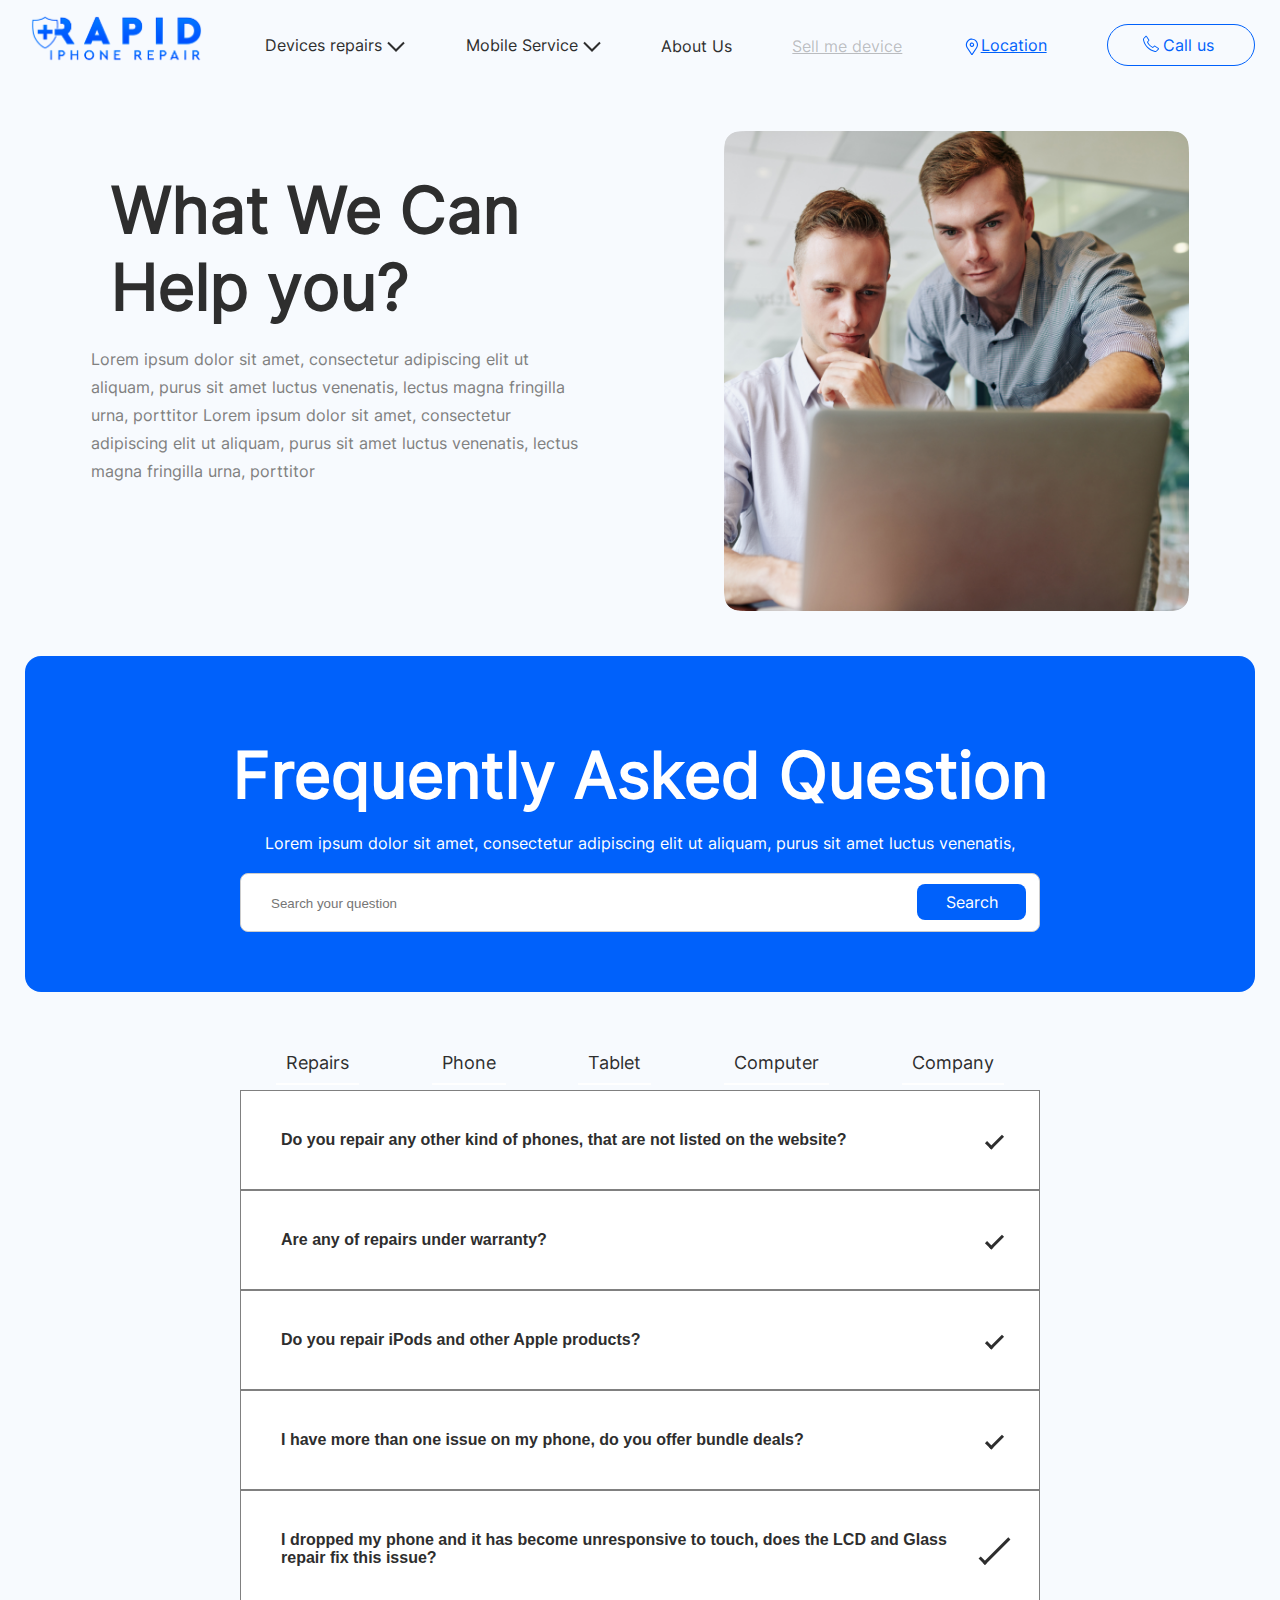
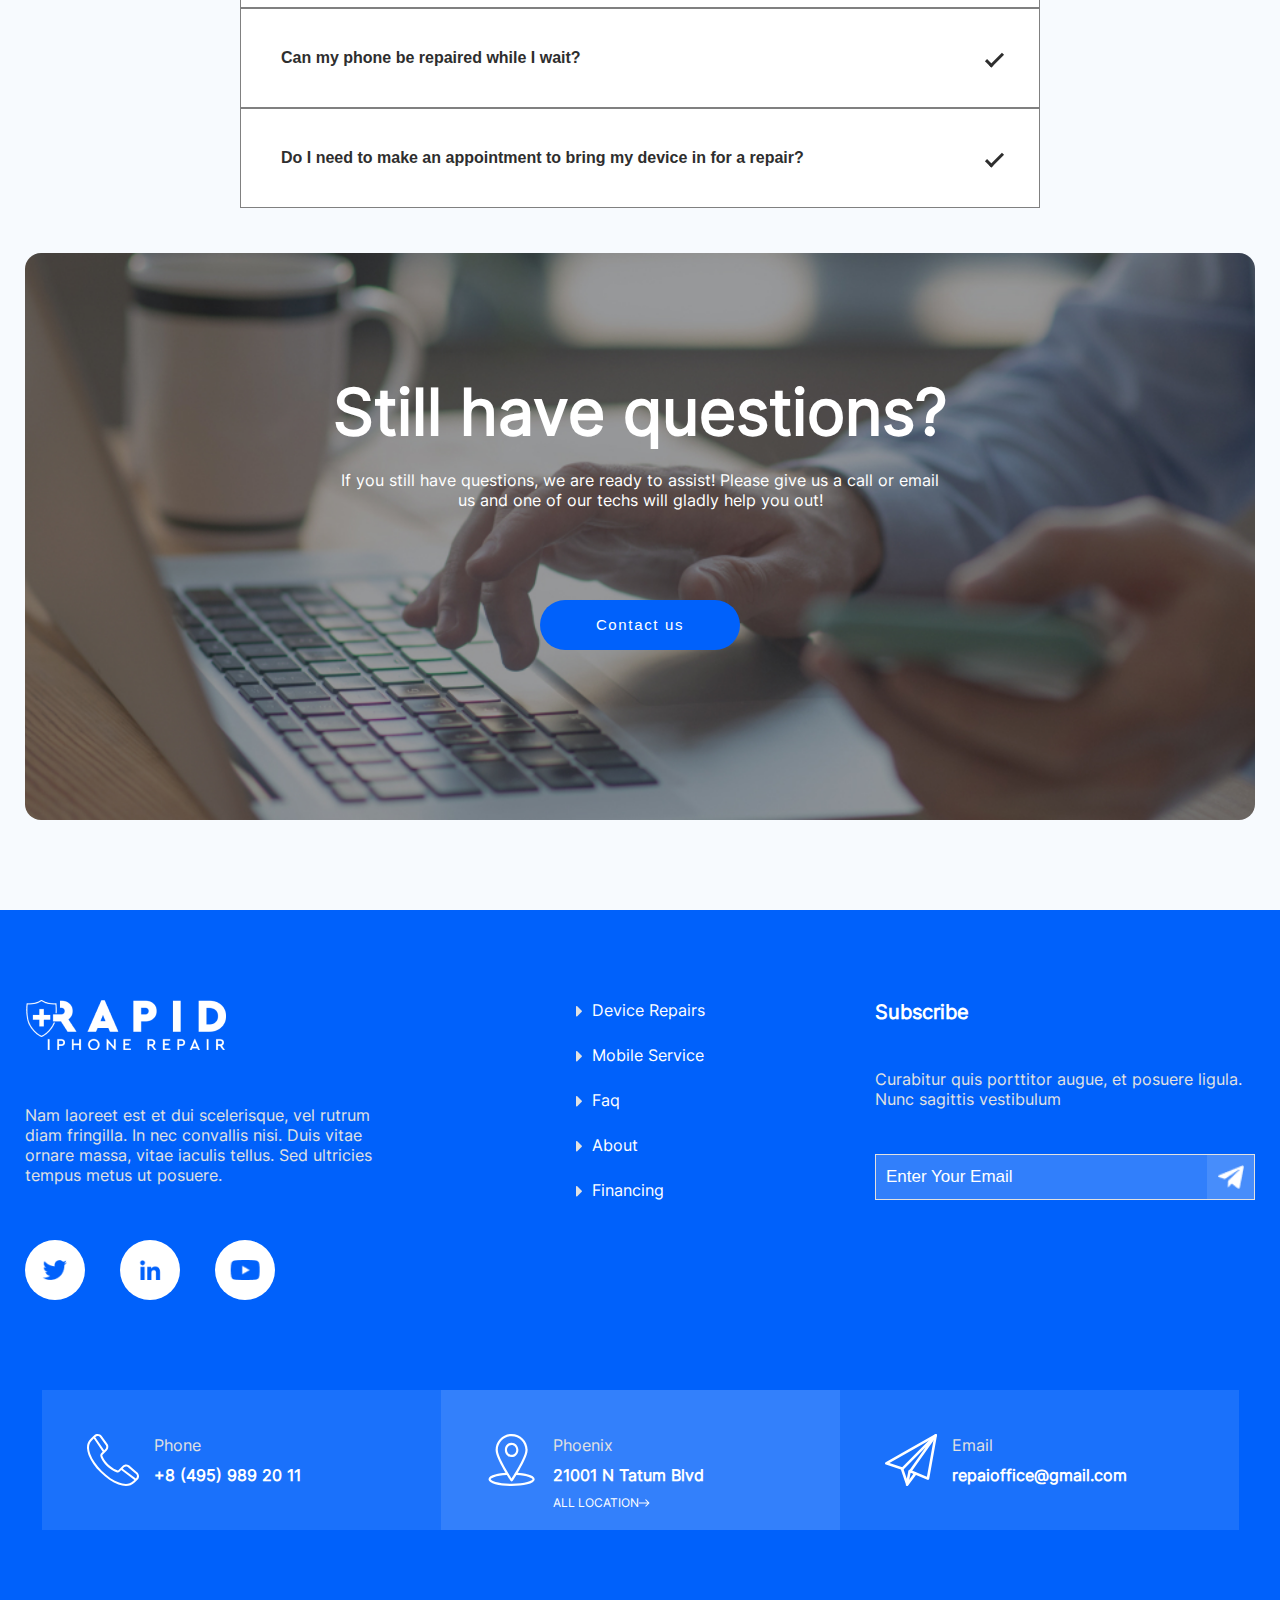
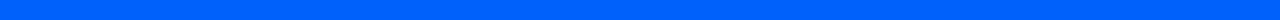
<file: faq.html>
<!DOCTYPE html>
<html lang="en">
   <head>
      <meta http-equiv="Content-Type" content="text/html; charset=utf-8" />
      <meta name="viewport" content="width=device-width, initial-scale=1.0">
      <meta name="description" content="">
      <meta name="theme-color" content="#fff">
      <meta name="msapplication-navbutton-color" content="#fff">
      <meta name="apple-mobile-web-app-capable" content="yes">
      <meta name="apple-mobile-web-app-status-bar-style" content="white">
      <meta name="format-detection" content="telephone=no" />
      <title>Rapid</title>
      <link rel="shortcut icon" href="./img/other_icons/favicon.ico" type="image/x-icon">
      <link media="all" rel="stylesheet" href="./css/style.css">
      <link media="all" rel="stylesheet" href="./css/media.css">
   </head>
   <body>
     <header class="header">
         <div class="wrapper mob__wrapper">
            <div class="container header__container">
               <div class="menu-burger__div ">
                  <div class="menu-burger__header mobile">
                     <span></span>
                  </div>
                  <div class="header__logo_phone mobile">
                     <svg xmlns="http://www.w3.org/2000/svg" class="icon icon-tabler icon-tabler-phone" width="35" height="35" viewBox="0 0 24 24" stroke-width="1.5" stroke="#515758" fill="none" stroke-linecap="round" stroke-linejoin="round">
                        <path stroke="none" d="M0 0h24v24H0z" fill="none"/>
                        <path d="M5 4h4l2 5l-2.5 1.5a11 11 0 0 0 5 5l1.5 -2.5l5 2v4a2 2 0 0 1 -2 2a16 16 0 0 1 -15 -15a2 2 0 0 1 2 -2" />
                     </svg>
                  </div>
               </div>
               <div class="header__logo mobile">
                  <img src="./img/other_icons/logo1.png" class="header__logo_img">
               </div>
               <nav class="header__nav" id="header__nav1">
                  <div class="header__menu">
                     <div class="header__logo desktop">
                        <img src="./img/other_icons/logo1.png" class="header__logo_img">
                     </div>
                     <div class="header__menu_item">
                        <p class="header__menu_title">Devices repairs <img src="./img/other_icons/Dropdown.svg" class="icons__img"></p>
                        <div class="header__menu_hidden_item">
                           <div class="header__menu_hidden_item_block">
                              <p class="header__menu_subtitle">Phone repairs</p>
                              <p class="header__menu_subtitle">iPads and tablets</p>
                              <p class="header__menu_subtitle">Macbooks and computers</p>
                           </div>
                        </div>
                     </div>
                     <div class="header__menu_item">
                        <p class="header__menu_title">Mobile Service <img src="./img/other_icons/Dropdown.svg" class="icons__img"></p>
                        <div class="header__menu_hidden_item">
                           <div class="header__menu_hidden_item_block">
                              <p class="header__menu_subtitle">Phone repairs</p>
                              <p class="header__menu_subtitle">iPads and tablets</p>
                              <p class="header__menu_subtitle">Macbooks and computers</p>
                           </div>
                        </div>
                     </div>
                     <div class="header__menu_item">
                        <p class="header__menu_title">About Us</p>
                     </div>
                     <div class="header__menu_item">
                        <p class="header__menu_title-gray">Sell me device</p>
                     </div>
                     <div class="header__menu_item">
                        <p class="header__menu_title-blue"><img src="./img/other_icons/Location.svg" class="icons__img">Location</p>
                     </div>
                     <div class="header__menu_item desktop">
                        <a class="header__menu_button">
                        Call us</a>
                        <div class="header__menu_hidden_item d-top">
                           <div class="header__menu_hidden_item_block">
                              <p class="header__menu_subtitle-bold">Gilbert</p>
                              <p class="header__menu_number">(480)-316-8679</p>
                              <p class="header__menu_subtitle-bold">S.Tempe</p>
                              <p class="header__menu_number">(602)-919-9667</p>
                              <p class="header__menu_subtitle-bold">Chandler</p>
                              <p class="header__menu_number">(623)-888-9869</p>
                              <p class="header__menu_subtitle-bold">Phoenix</p>
                              <p class="header__menu_number">(602)-727-7186</p>
                              <p class="header__menu_subtitle-bold">Phoenix</p>
                              <p class="header__menu_number">(602)-727-7186</p>
                           </div>
                        </div>
                     </div>
                  </div>
               </nav>
               <nav class="header__nav " id="header__nav2">
                  <!-- <div class="header__menu">
                     <div class="header__logo desktop">
                        <img src="./img/logo1.png" class="header__logo_img">
                     </div>         
                     -->
                    
                      
                        <div class="header__menu_hidden_item d-top">
                           <div class="header__menu_hidden_item_block">
                              <p class="header__menu_subtitle-bold">Gilbert</p>
                              <p class="header__menu_number">(480)-316-8679</p>
                              <p class="header__menu_subtitle-bold">S.Tempe</p>
                              <p class="header__menu_number">(602)-919-9667</p>
                              <p class="header__menu_subtitle-bold">Chandler</p>
                              <p class="header__menu_number">(623)-888-9869</p>
                              <p class="header__menu_subtitle-bold">Phoenix</p>
                              <p class="header__menu_number">(602)-727-7186</p>
                              <p class="header__menu_subtitle-bold">Phoenix</p>
                              <p class="header__menu_number">(602)-727-7186</p>
                           </div>
                        </div>
                     <!-- </div>
                  </div> -->
               </nav>
            </div>
         </div>  
         
      </header>
      
      <section class="locations section">
         <div class="wrapper">
            <div class="flex_block">
               <div class="flex_block_descrition">
                  <h2 class="title">What We Can Help you?</h2>
                  <p class="subtitle">Lorem ipsum dolor sit amet, consectetur adipiscing elit ut aliquam, purus sit amet luctus venenatis, lectus magna fringilla urna, porttitor Lorem ipsum dolor sit amet, consectetur adipiscing elit ut aliquam, purus sit amet luctus venenatis, lectus magna fringilla urna, porttitor </p>
               </div>
               <img src="./img/articles/faq.png" class="flex_block_img">
            </div>
         </div>
      </section>
      <div class="wrapper mob__wrapper">
         <section class="frequently section">
            <h2 class="title">Frequently Asked Question</h2>
            <p class="subtitle">Lorem ipsum dolor sit amet, consectetur adipiscing elit ut aliquam, purus sit amet luctus venenatis,</p>
            <div class="frequently__div">
               <input type="text" name="" placeholder="Search your question" class="frequently__input">
               <a href="" class="frequently__button">Search</a>
            </div>
         </section>
      </div>
      <section class="accordion section">
         <div class="wrapper">
            <div class="wrap">
               <div class="accordion__header">
                  <p class="accordion__header_item">Repairs</p>
                  <p class="accordion__header_item">Phone</p>
                  <p class="accordion__header_item">Tablet</p>
                  <p class="accordion__header_item">Computer</p>
                  <p class="accordion__header_item">Company</p>
               </div>
               <div class="accordion__body">
                  <button class="accordion__button">Do you repair any other kind of phones, that are not listed on the website? <i class="list__arrow"></i>  </button>
                  <div class="accordion__text">
                     <p>We repair most phones and tablets. Feel free to give us a call and we will be happy to give you an estimate.</p>
                  </div>
                  <button class="accordion__button">Are any of repairs under warranty? <i class="list__arrow"></i></button>
                  <div class="accordion__text">
                     <p>We repair most phones and tablets. Feel free to give us a call and we will be happy to give you an estimate.</p>
                  </div>
                  <button class="accordion__button">Do you repair iPods and other Apple products? <i class="list__arrow"></i></button>
                  <div class="accordion__text">
                     <p>We repair most phones and tablets. Feel free to give us a call and we will be happy to give you an estimate.</p>
                  </div>
                  <button class="accordion__button">I have more than one issue on my phone, do you offer bundle deals? <i class="list__arrow"></i></button>
                  <div class="accordion__text">
                     <p>We repair most phones and tablets. Feel free to give us a call and we will be happy to give you an estimate.</p>
                  </div>
                  <button class="accordion__button">I dropped my phone and it has become unresponsive to touch, does the LCD and Glass repair fix this issue? <i class="list__arrow"></i></button>
                  <div class="accordion__text">
                     <p>We repair most phones and tablets. Feel free to give us a call and we will be happy to give you an estimate.</p>
                  </div>
                  <button class="accordion__button">Can my phone be repaired while I wait? <i class="list__arrow"></i></button>
                  <div class="accordion__text">
                     <p>We repair most phones and tablets. Feel free to give us a call and we will be happy to give you an estimate.</p>
                  </div>
                  <button class="accordion__button">Do I need to make an appointment to bring my device in for a repair? <i class="list__arrow"></i></button>
                  <div class="accordion__text">
                     <p>We repair most phones and tablets. Feel free to give us a call and we will be happy to give you an estimate.</p>
                  </div>
               </div>
            </div>
         </div>
      </section>
      <div class="wrapper mob__wrapper">
         <section class="question section">
            <h2 class="title">Still have questions?</h2>
            <p class="subtitle">If you still have questions, we are ready to assist! Please give us a call or email <br>us and one of our techs will gladly help you out!</p>
            <button class="question__button button button-blue">Contact us</button>      
         </section>
      </div>
       <footer class="footer">
        <div class="wrapper">
            <div class="footer__block">
               <div class="footer__social">
                  <img src="./img/other_icons/logo 1.png" class="footer__logo">
                  <p class="footer__subtitle">Nam laoreet est et dui scelerisque, vel rutrum diam fringilla. In nec convallis nisi. Duis vitae ornare massa, vitae iaculis tellus. Sed ultricies tempus metus ut posuere.</p>
                  <div class="social__icons">
                     <a href="" class="social__icons_link">
                     <img src="./img/other_icons/twitter.png" class="social__icons_img"></a>
                     <a href="" class="social__icons_link">
                     <img src="./img/other_icons/linkedin-in.png" class="social__icons_img">
                     </a>
                     <a href="" class="social__icons_link">
                     <img src="./img/other_icons/youtube.png" class="social__icons_img"></a>
                  </div>
               </div>
               <div class="footer__menu">
                  <a href="" class="footer__menu_link"><img src="./img/other_icons/caret-right.png" class="footer__menu_link_icon">Device Repairs</a>
                  <a href="" class="footer__menu_link"><img src="./img/other_icons/caret-right.png" class="footer__menu_link_icon">Mobile Service</a>
                  <a href="" class="footer__menu_link"><img src="./img/other_icons/caret-right.png" class="footer__menu_link_icon">Faq</a>
                  <a href="" class="footer__menu_link"><img src="./img/other_icons/caret-right.png" class="footer__menu_link_icon">About</a>
                  <a href="" class="footer__menu_link"><img src="./img/other_icons/caret-right.png" class="footer__menu_link_icon">Financing</a>
               </div>
               <div class="footer__subscribe">
                  <p class="footer__title">Subscribe</p>
                  <p class="footer__subtitle">Curabitur quis porttitor augue, et posuere ligula. Nunc sagittis vestibulum</p>
                  <div class="footer__div_input">
                     <input class="footer__input" placeholder="Enter Your Email" type="text">
                     <a href="">
                     <img src="./img/other_icons/telegram-plane.png" class="footer__input_icon">
                     </a>
                  </div>
               </div>
            </div>
            <div class="footer__contacts">
               <div class="footer__contacts_item">
                  <img src="./img/other_icons/Shape.svg" class="footer__contacts_img">
                  <div class="footer__contacts_description">
                     <p class="footer__contacts_subtitle">Phone</p>
                     <p class="footer__contacts_title">+8 (495) 989 20 11</p>
                  </div>
               </div>
               <div class="footer__contacts_item footer__contacts_item-blue">
                  <img src="./img/other_icons/placeholder.svg" class="footer__contacts_img">
                  <div class="footer__contacts_description footer__contacts_description-height">
                     <p class="footer__contacts_subtitle">Phoenix</p>
                     <p class="footer__contacts_title">21001 N Tatum Blvd</p>
                     <a href="">
                        <p class="footer__contacts_link">All location<img class="comments__link_img" src="./img/other_icons/Arrow 1.svg"></p>
                     </a>
                  </div>
               </div>
               <div class="footer__contacts_item">
                  <img src="./img/other_icons/email.svg" class="footer__contacts_img">
                  <div class="footer__contacts_description">
                     <p class="footer__contacts_subtitle">Email</p>
                     <p class="footer__contacts_title">repaioffice@gmail.com</p>
                  </div>
               </div>
            </div>
         </div>
      </footer>
      <div class="overlay"></div>
      <div class="form modal" >
         <svg class="modal__close " xmlns="http://www.w3.org/2000/svg" width="35px" height="35px" viewBox="0 0 72 72" id="setting__modal_close">
        <g id="line">
            <line x1="17.5" x2="54.5" y1="17.5" y2="54.5" fill="none" stroke="#333" stroke-linecap="round" stroke-linejoin="round" stroke-miterlimit="10" stroke-width="2"></line>
            <line x1="54.5" x2="17.5" y1="17.5" y2="54.5" fill="none" stroke="#333" stroke-linecap="round" stroke-linejoin="round" stroke-miterlimit="10" stroke-width="2"></line>
        </g>
    </svg>
         <div class="form__div_flex">
            <div class="form__div_input">
               <label class="form__label">Full Name</label>
               <input type="text" name="name" class="form__input" placeholder="Jonh Doe">
               <label class="form__label">Email</label>
               <input type="text" name="email" class="form__input" placeholder="JonhDoe@gmail.com">
            </div>
            <div class="form__div_input">
               <label class="form__label">Phone</label>
               <input type="text" name="phone" class="form__input" placeholder="+1 234 456 7890">
               <label class="form__label">Subject</label>
               <input type="text" name="subject" class="form__input" placeholder="Road Freight">
            </div>
         </div>
         <div class="form__div_memo">
            <label class="form__label">Message</label>
            <textarea class="form__input form__memo" cols="30" rows="7" placeholder="Text">
            </textarea>
         </div>
         <div class="form__div_button">
            <button class="button button-blue" id="modal_contact">
            Sell my device </button>
         </div>
      </div>
      <script src="https://ajax.googleapis.com/ajax/libs/jquery/2.2.4/jquery.min.js"></script>
      <script src="js/main.js"></script>
   </body>
</html>
</file>
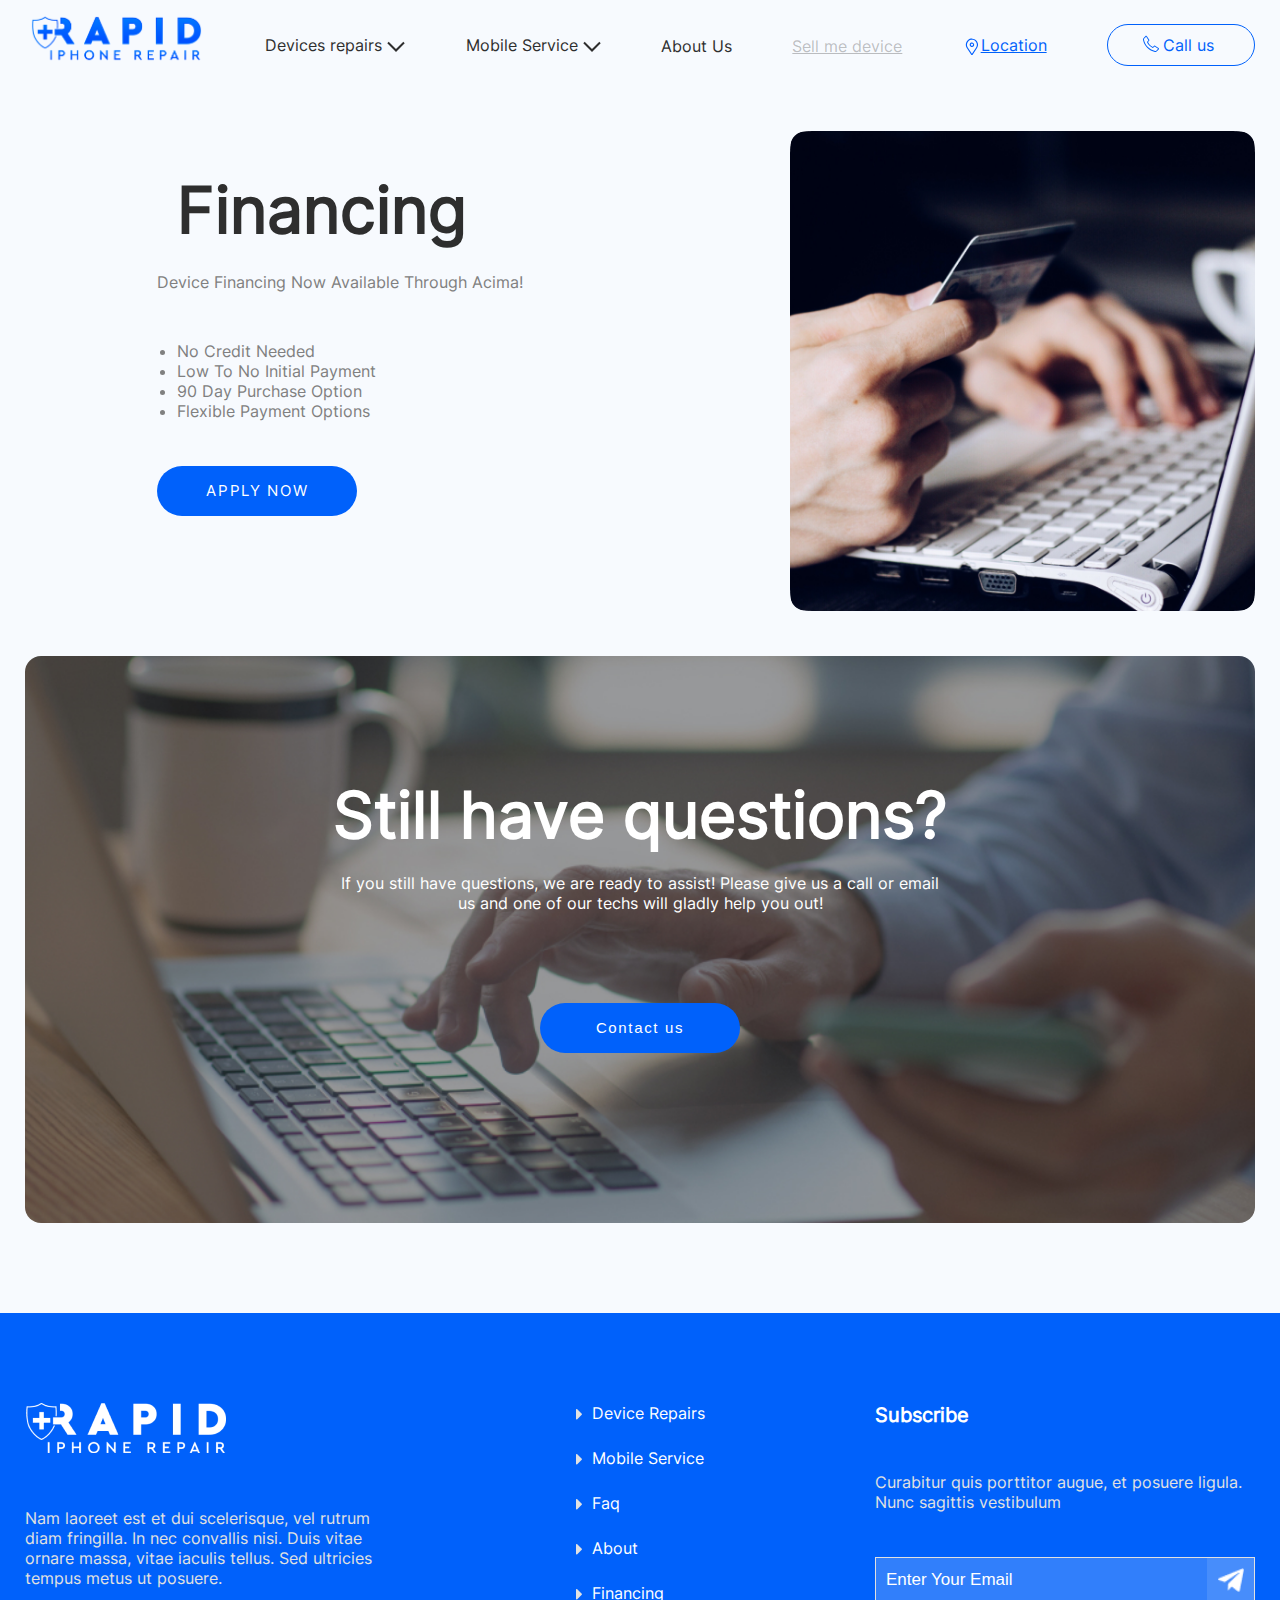
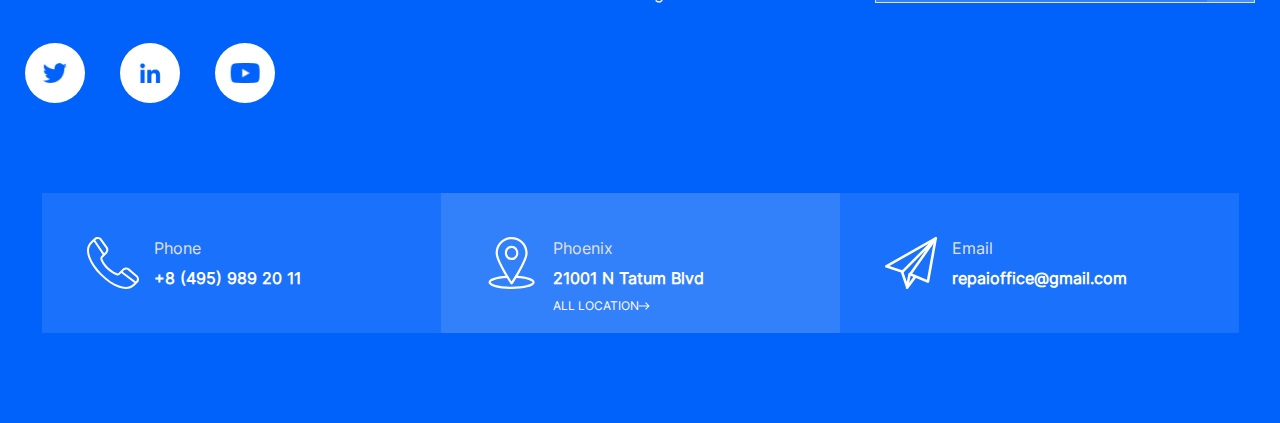
<file: financing.html>
<!DOCTYPE html>
<html lang="en">
   <head>
      <meta http-equiv="Content-Type" content="text/html; charset=utf-8" />
      <meta name="viewport" content="width=device-width, initial-scale=1.0">
      <meta name="description" content="">
      <meta name="theme-color" content="#fff">
      <meta name="msapplication-navbutton-color" content="#fff">
      <meta name="apple-mobile-web-app-capable" content="yes">
      <meta name="apple-mobile-web-app-status-bar-style" content="white">
      <meta name="format-detection" content="telephone=no" />
      <title>Rapid</title>
      <link rel="shortcut icon" href="./img/other_icons/favicon.ico" type="image/x-icon">
      <link media="all" rel="stylesheet" href="./css/style.css">
      <link media="all" rel="stylesheet" href="./css/media.css">
   </head>
   <body>
    <header class="header">
         <div class="wrapper mob__wrapper">
            <div class="container header__container">
               <div class="menu-burger__div ">
                  <div class="menu-burger__header mobile">
                     <span></span>
                  </div>
                  <div class="header__logo_phone mobile">
                     <svg xmlns="http://www.w3.org/2000/svg" class="icon icon-tabler icon-tabler-phone" width="35" height="35" viewBox="0 0 24 24" stroke-width="1.5" stroke="#515758" fill="none" stroke-linecap="round" stroke-linejoin="round">
                        <path stroke="none" d="M0 0h24v24H0z" fill="none"/>
                        <path d="M5 4h4l2 5l-2.5 1.5a11 11 0 0 0 5 5l1.5 -2.5l5 2v4a2 2 0 0 1 -2 2a16 16 0 0 1 -15 -15a2 2 0 0 1 2 -2" />
                     </svg>
                  </div>
               </div>
               <div class="header__logo mobile">
                  <img src="./img/other_icons/logo1.png" class="header__logo_img">
               </div>
               <nav class="header__nav" id="header__nav1">
                  <div class="header__menu">
                     <div class="header__logo desktop">
                        <img src="./img/other_icons/logo1.png" class="header__logo_img">
                     </div>
                     <div class="header__menu_item">
                        <p class="header__menu_title">Devices repairs <img src="./img/other_icons/Dropdown.svg" class="icons__img"></p>
                        <div class="header__menu_hidden_item">
                           <div class="header__menu_hidden_item_block">
                              <p class="header__menu_subtitle">Phone repairs</p>
                              <p class="header__menu_subtitle">iPads and tablets</p>
                              <p class="header__menu_subtitle">Macbooks and computers</p>
                           </div>
                        </div>
                     </div>
                     <div class="header__menu_item">
                        <p class="header__menu_title">Mobile Service <img src="./img/other_icons/Dropdown.svg" class="icons__img"></p>
                        <div class="header__menu_hidden_item">
                           <div class="header__menu_hidden_item_block">
                              <p class="header__menu_subtitle">Phone repairs</p>
                              <p class="header__menu_subtitle">iPads and tablets</p>
                              <p class="header__menu_subtitle">Macbooks and computers</p>
                           </div>
                        </div>
                     </div>
                     <div class="header__menu_item">
                        <p class="header__menu_title">About Us</p>
                     </div>
                     <div class="header__menu_item">
                        <p class="header__menu_title-gray">Sell me device</p>
                     </div>
                     <div class="header__menu_item">
                        <p class="header__menu_title-blue"><img src="./img/other_icons/Location.svg" class="icons__img">Location</p>
                     </div>
                     <div class="header__menu_item desktop">
                        <a class="header__menu_button">
                        Call us</a>
                        <div class="header__menu_hidden_item d-top">
                           <div class="header__menu_hidden_item_block">
                              <p class="header__menu_subtitle-bold">Gilbert</p>
                              <p class="header__menu_number">(480)-316-8679</p>
                              <p class="header__menu_subtitle-bold">S.Tempe</p>
                              <p class="header__menu_number">(602)-919-9667</p>
                              <p class="header__menu_subtitle-bold">Chandler</p>
                              <p class="header__menu_number">(623)-888-9869</p>
                              <p class="header__menu_subtitle-bold">Phoenix</p>
                              <p class="header__menu_number">(602)-727-7186</p>
                              <p class="header__menu_subtitle-bold">Phoenix</p>
                              <p class="header__menu_number">(602)-727-7186</p>
                           </div>
                        </div>
                     </div>
                  </div>
               </nav>
               <nav class="header__nav " id="header__nav2">
                  <!-- <div class="header__menu">
                     <div class="header__logo desktop">
                        <img src="./img/logo1.png" class="header__logo_img">
                     </div>         
                     -->
                    
                      
                        <div class="header__menu_hidden_item d-top">
                           <div class="header__menu_hidden_item_block">
                              <p class="header__menu_subtitle-bold">Gilbert</p>
                              <p class="header__menu_number">(480)-316-8679</p>
                              <p class="header__menu_subtitle-bold">S.Tempe</p>
                              <p class="header__menu_number">(602)-919-9667</p>
                              <p class="header__menu_subtitle-bold">Chandler</p>
                              <p class="header__menu_number">(623)-888-9869</p>
                              <p class="header__menu_subtitle-bold">Phoenix</p>
                              <p class="header__menu_number">(602)-727-7186</p>
                              <p class="header__menu_subtitle-bold">Phoenix</p>
                              <p class="header__menu_number">(602)-727-7186</p>
                           </div>
                        </div>
                     <!-- </div>
                  </div> -->
               </nav>
            </div>
         </div>
         
      </header>
      
      <section class="locations finans section">
         <div class="wrapper">
            <div class="flex_block">
               <div class="flex_block_descrition">
                  <h2 class="title">Financing </h2>
                  <p class="subtitle">Device Financing Now Available Through Acima! </p>
                  <div class="financing__div">
                     <ul class="financing__list">
                     <li>
                        No Credit Needed
                     </li>
                     <li>
                        Low To No Initial Payment
                     </li>
                     <li>
                        90 Day Purchase Option
                     </li>
                     <li>
                        Flexible Payment Options
                     </li>
                  </ul>
                  <a href="" class="button button-blue">
                  APPLY NOW </a>      
                  </div>
                         
               </div>
               <img src="./img/articles/financing.png" class="flex_block_img">
            </div>
         </div>
      </section>
      <div class="wrapper mob__wrapper">
         <section class="question section">
            <h2 class="title">Still have questions?</h2>
            <p class="subtitle">If you still have questions, we are ready to assist! Please give us a call or email <br>us and one of our techs will gladly help you out!</p>
            <button class="question__button button button-blue">Contact us</button>        
         </section>
      </div>
       <footer class="footer">
        <div class="wrapper">
            <div class="footer__block">
               <div class="footer__social">
                  <img src="./img/other_icons/logo 1.png" class="footer__logo">
                  <p class="footer__subtitle">Nam laoreet est et dui scelerisque, vel rutrum diam fringilla. In nec convallis nisi. Duis vitae ornare massa, vitae iaculis tellus. Sed ultricies tempus metus ut posuere.</p>
                  <div class="social__icons">
                     <a href="" class="social__icons_link">
                     <img src="./img/other_icons/twitter.png" class="social__icons_img"></a>
                     <a href="" class="social__icons_link">
                     <img src="./img/other_icons/linkedin-in.png" class="social__icons_img">
                     </a>
                     <a href="" class="social__icons_link">
                     <img src="./img/other_icons/youtube.png" class="social__icons_img"></a>
                  </div>
               </div>
               <div class="footer__menu">
                  <a href="" class="footer__menu_link"><img src="./img/other_icons/caret-right.png" class="footer__menu_link_icon">Device Repairs</a>
                  <a href="" class="footer__menu_link"><img src="./img/other_icons/caret-right.png" class="footer__menu_link_icon">Mobile Service</a>
                  <a href="" class="footer__menu_link"><img src="./img/other_icons/caret-right.png" class="footer__menu_link_icon">Faq</a>
                  <a href="" class="footer__menu_link"><img src="./img/other_icons/caret-right.png" class="footer__menu_link_icon">About</a>
                  <a href="" class="footer__menu_link"><img src="./img/other_icons/caret-right.png" class="footer__menu_link_icon">Financing</a>
               </div>
               <div class="footer__subscribe">
                  <p class="footer__title">Subscribe</p>
                  <p class="footer__subtitle">Curabitur quis porttitor augue, et posuere ligula. Nunc sagittis vestibulum</p>
                  <div class="footer__div_input">
                     <input class="footer__input" placeholder="Enter Your Email" type="text">
                     <a href="">
                     <img src="./img/other_icons/telegram-plane.png" class="footer__input_icon">
                     </a>
                  </div>
               </div>
            </div>
            <div class="footer__contacts">
               <div class="footer__contacts_item">
                  <img src="./img/other_icons/Shape.svg" class="footer__contacts_img">
                  <div class="footer__contacts_description">
                     <p class="footer__contacts_subtitle">Phone</p>
                     <p class="footer__contacts_title">+8 (495) 989 20 11</p>
                  </div>
               </div>
               <div class="footer__contacts_item footer__contacts_item-blue">
                  <img src="./img/other_icons/placeholder.svg" class="footer__contacts_img">
                  <div class="footer__contacts_description footer__contacts_description-height">
                     <p class="footer__contacts_subtitle">Phoenix</p>
                     <p class="footer__contacts_title">21001 N Tatum Blvd</p>
                     <a href="">
                        <p class="footer__contacts_link">All location<img class="comments__link_img" src="./img/other_icons/Arrow 1.svg"></p>
                     </a>
                  </div>
               </div>
               <div class="footer__contacts_item">
                  <img src="./img/other_icons/email.svg" class="footer__contacts_img">
                  <div class="footer__contacts_description">
                     <p class="footer__contacts_subtitle">Email</p>
                     <p class="footer__contacts_title">repaioffice@gmail.com</p>
                  </div>
               </div>
            </div>
         </div>
      </footer>
      <div class="overlay"></div>
      <div class="form modal" >
         <svg class="modal__close " xmlns="http://www.w3.org/2000/svg" width="35px" height="35px" viewBox="0 0 72 72" id="setting__modal_close">
        <g id="line">
            <line x1="17.5" x2="54.5" y1="17.5" y2="54.5" fill="none" stroke="#333" stroke-linecap="round" stroke-linejoin="round" stroke-miterlimit="10" stroke-width="2"></line>
            <line x1="54.5" x2="17.5" y1="17.5" y2="54.5" fill="none" stroke="#333" stroke-linecap="round" stroke-linejoin="round" stroke-miterlimit="10" stroke-width="2"></line>
        </g>
    </svg>
         <div class="form__div_flex">
            <div class="form__div_input">
               <label class="form__label">Full Name</label>
               <input type="text" name="name" class="form__input" placeholder="Jonh Doe">
               <label class="form__label">Email</label>
               <input type="text" name="email" class="form__input" placeholder="JonhDoe@gmail.com">
            </div>
            <div class="form__div_input">
               <label class="form__label">Phone</label>
               <input type="text" name="phone" class="form__input" placeholder="+1 234 456 7890">
               <label class="form__label">Subject</label>
               <input type="text" name="subject" class="form__input" placeholder="Road Freight">
            </div>
         </div>
         <div class="form__div_memo">
            <label class="form__label">Message</label>
            <textarea class="form__input form__memo" cols="30" rows="7" placeholder="Text">
            </textarea>
         </div>
         <div class="form__div_button">
            <button class="button button-blue" id="modal_contact">
            Sell my device </button>
         </div>
      </div>
      <script src="https://ajax.googleapis.com/ajax/libs/jquery/2.2.4/jquery.min.js"></script>
      <script src="js/main.js"></script>
   </body>
</html>
</file>
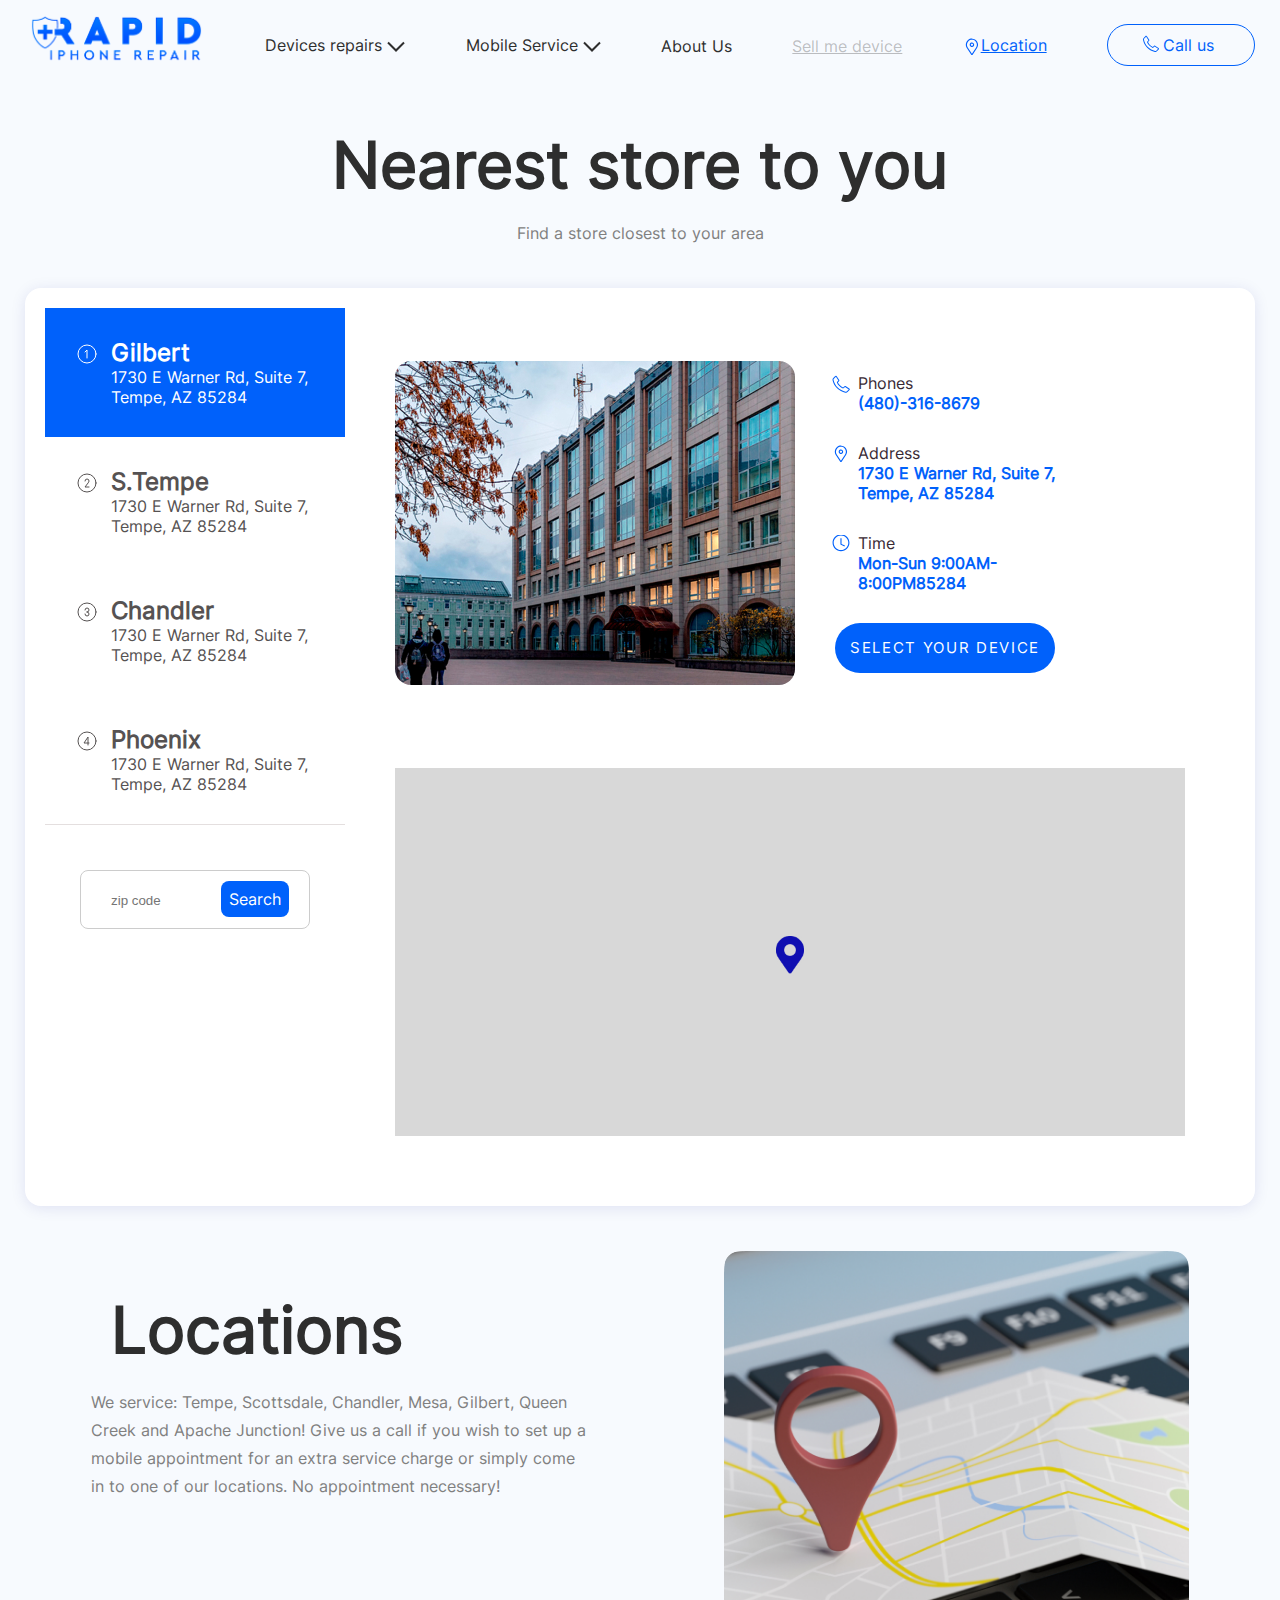
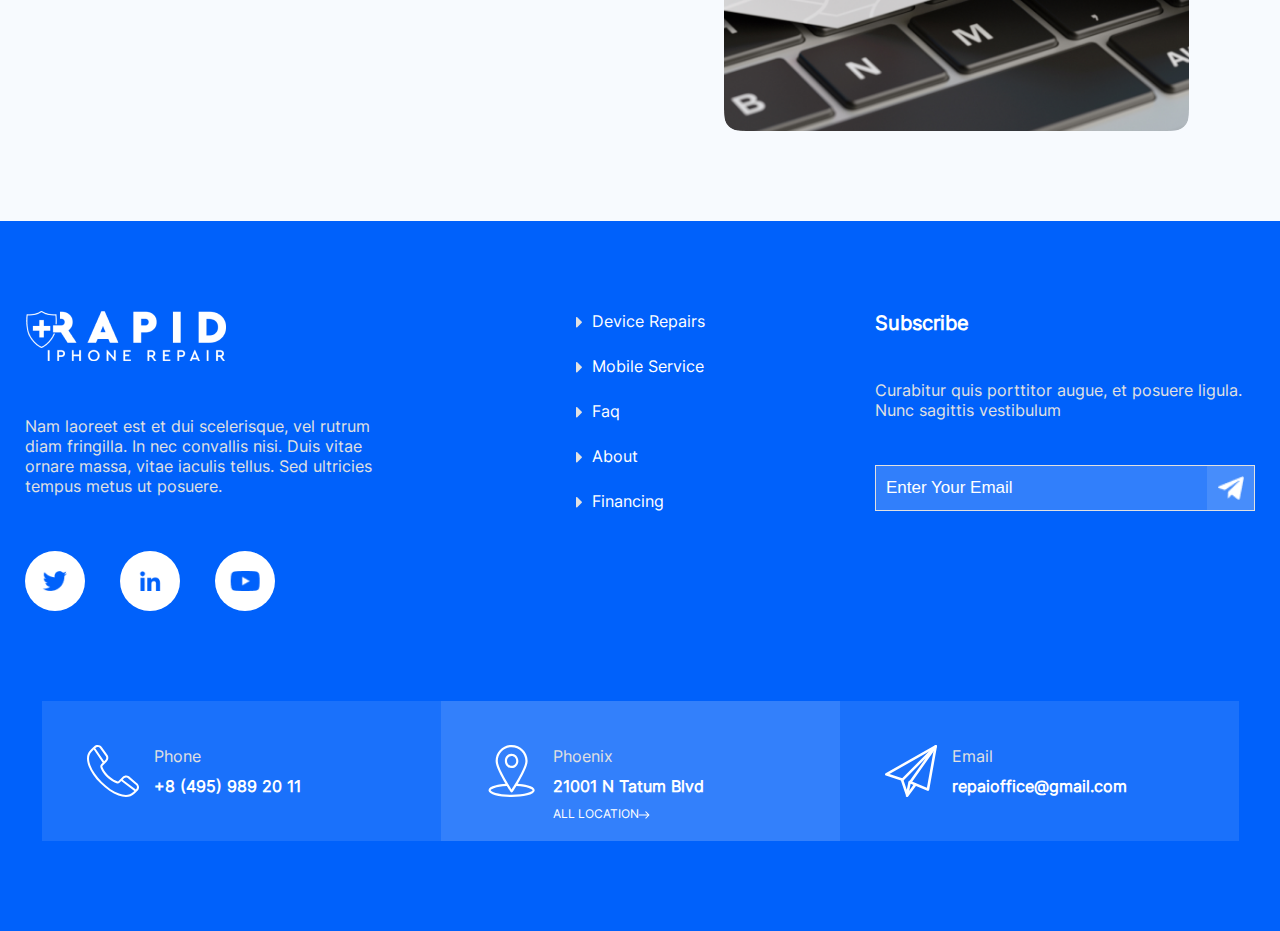
<file: location.html>
<!DOCTYPE html>
<html lang="en">
   <head>
      <meta http-equiv="Content-Type" content="text/html; charset=utf-8" />
      <meta name="viewport" content="width=device-width, initial-scale=1.0">
      <meta name="description" content="">
      <meta name="theme-color" content="#fff">
      <meta name="msapplication-navbutton-color" content="#fff">
      <meta name="apple-mobile-web-app-capable" content="yes">
      <meta name="apple-mobile-web-app-status-bar-style" content="white">
      <meta name="format-detection" content="telephone=no" />
      <title>Rapid</title>
      <link rel="shortcut icon" href="./img/other_icons/favicon.ico" type="image/x-icon">
      <link media="all" rel="stylesheet" href="./css/style.css">
      <link media="all" rel="stylesheet" href="./css/media.css">
   </head>
   <body>
   <header class="header">
         <div class="wrapper mob__wrapper">
            <div class="container header__container">
               <div class="menu-burger__div ">
                  <div class="menu-burger__header mobile">
                     <span></span>
                  </div>
                  <div class="header__logo_phone mobile">
                     <svg xmlns="http://www.w3.org/2000/svg" class="icon icon-tabler icon-tabler-phone" width="35" height="35" viewBox="0 0 24 24" stroke-width="1.5" stroke="#515758" fill="none" stroke-linecap="round" stroke-linejoin="round">
                        <path stroke="none" d="M0 0h24v24H0z" fill="none"/>
                        <path d="M5 4h4l2 5l-2.5 1.5a11 11 0 0 0 5 5l1.5 -2.5l5 2v4a2 2 0 0 1 -2 2a16 16 0 0 1 -15 -15a2 2 0 0 1 2 -2" />
                     </svg>
                  </div>
               </div>
               <div class="header__logo mobile">
                  <img src="./img/other_icons/logo1.png" class="header__logo_img">
               </div>
               <nav class="header__nav" id="header__nav1">
                  <div class="header__menu">
                     <div class="header__logo desktop">
                        <img src="./img/other_icons/logo1.png" class="header__logo_img">
                     </div>
                     <div class="header__menu_item">
                        <p class="header__menu_title">Devices repairs <img src="./img/other_icons/Dropdown.svg" class="icons__img"></p>
                        <div class="header__menu_hidden_item">
                           <div class="header__menu_hidden_item_block">
                              <p class="header__menu_subtitle">Phone repairs</p>
                              <p class="header__menu_subtitle">iPads and tablets</p>
                              <p class="header__menu_subtitle">Macbooks and computers</p>
                           </div>
                        </div>
                     </div>
                     <div class="header__menu_item">
                        <p class="header__menu_title">Mobile Service <img src="./img/other_icons/Dropdown.svg" class="icons__img"></p>
                        <div class="header__menu_hidden_item">
                           <div class="header__menu_hidden_item_block">
                              <p class="header__menu_subtitle">Phone repairs</p>
                              <p class="header__menu_subtitle">iPads and tablets</p>
                              <p class="header__menu_subtitle">Macbooks and computers</p>
                           </div>
                        </div>
                     </div>
                     <div class="header__menu_item">
                        <p class="header__menu_title">About Us</p>
                     </div>
                     <div class="header__menu_item">
                        <p class="header__menu_title-gray">Sell me device</p>
                     </div>
                     <div class="header__menu_item">
                        <p class="header__menu_title-blue"><img src="./img/other_icons/Location.svg" class="icons__img">Location</p>
                     </div>
                     <div class="header__menu_item desktop">
                        <a class="header__menu_button">
                        Call us</a>
                        <div class="header__menu_hidden_item d-top">
                           <div class="header__menu_hidden_item_block">
                              <p class="header__menu_subtitle-bold">Gilbert</p>
                              <p class="header__menu_number">(480)-316-8679</p>
                              <p class="header__menu_subtitle-bold">S.Tempe</p>
                              <p class="header__menu_number">(602)-919-9667</p>
                              <p class="header__menu_subtitle-bold">Chandler</p>
                              <p class="header__menu_number">(623)-888-9869</p>
                              <p class="header__menu_subtitle-bold">Phoenix</p>
                              <p class="header__menu_number">(602)-727-7186</p>
                              <p class="header__menu_subtitle-bold">Phoenix</p>
                              <p class="header__menu_number">(602)-727-7186</p>
                           </div>
                        </div>
                     </div>
                  </div>
               </nav>
               <nav class="header__nav " id="header__nav2">
                  <!-- <div class="header__menu">
                     <div class="header__logo desktop">
                        <img src="./img/logo1.png" class="header__logo_img">
                     </div>         
                     -->
                    
                      
                        <div class="header__menu_hidden_item d-top">
                           <div class="header__menu_hidden_item_block">
                              <p class="header__menu_subtitle-bold">Gilbert</p>
                              <p class="header__menu_number">(480)-316-8679</p>
                              <p class="header__menu_subtitle-bold">S.Tempe</p>
                              <p class="header__menu_number">(602)-919-9667</p>
                              <p class="header__menu_subtitle-bold">Chandler</p>
                              <p class="header__menu_number">(623)-888-9869</p>
                              <p class="header__menu_subtitle-bold">Phoenix</p>
                              <p class="header__menu_number">(602)-727-7186</p>
                              <p class="header__menu_subtitle-bold">Phoenix</p>
                              <p class="header__menu_number">(602)-727-7186</p>
                           </div>
                        </div>
                     <!-- </div>
                  </div> -->
               </nav>
            </div>
         </div>  
         
      </header>
      
      <section class="store ">
         <div class="wrapper mob__wrapper">
            <h2 class="title">Nearest store to you</h2>
            <p class="subtitle">Find a store closest to your area</p>
            <div class="desktop">
               <div class="store__div ">
                  <div class="list__address">
                     <input type="radio" name="tab-btn" id="tab-btn-1" value="">
                     <label for="tab-btn-1">
                        <div class="list__address_div" >
                           <div class="list__address_item">
                              <svg xmlns="http://www.w3.org/2000/svg" class="icon icon-tabler icon-tabler-circle-1" width="60" height="60"  stroke-width="1" fill="none" stroke-linecap="round" stroke-linejoin="round">
                              <path stroke="none" d="M0 0h24v24H0z" fill="none"/>
                              <path d="M12 16v-8l-2 2" />
                              <circle cx="12" cy="12" r="9" />
                              </svg>
                              <div class="list__address_description">
                                 <p class="list__address_title">Gilbert</p>
                                 <p class="list__address_subtitle">1730 E Warner Rd, Suite 7, Tempe, AZ 85284</p>
                              </div>
                           </div>
                        </div>
                     </label>
                     <input type="radio" name="tab-btn" id="tab-btn-2" value="" >
                     <label for="tab-btn-2">
                        <div class="list__address_div" >
                           <div class="list__address_item">
                              <svg xmlns="http://www.w3.org/2000/svg" class="icon icon-tabler icon-tabler-circle-2" width="60" height="60" stroke-width="1" fill="none" stroke-linecap="round" stroke-linejoin="round">
                                <path stroke="none" d="M0 0h24v24H0z" fill="none"/>
                                <path d="M10 10a2 2 0 1 1 4 0c0 .591 -.417 1.318 -.816 1.858l-3.184 4.143l4 0" />
                                <circle cx="12" cy="12" r="9" />
                              </svg>
                              <div class="list__address_description">
                                 <p class="list__address_title">S.Tempe</p>
                                 <p class="list__address_subtitle">1730 E Warner Rd, Suite 7, Tempe, AZ 85284</p>
                              </div>
                           </div>
                        </div>
                     </label>
                     <input type="radio" name="tab-btn" id="tab-btn-3" value="" >
                     <label for="tab-btn-3">
                        <div class="list__address_div">
                           <div class="list__address_item">
                              <svg xmlns="http://www.w3.org/2000/svg" class="icon icon-tabler icon-tabler-circle-3" width="60" height="60" stroke-width="1" fill="none" stroke-linecap="round" stroke-linejoin="round">
                                <path stroke="none" d="M0 0h24v24H0z" fill="none"/>
                                <path d="M12 12a2 2 0 1 0 -2 -2" />
                                <path d="M10 14a2 2 0 1 0 2 -2" />
                                <circle cx="12" cy="12" r="9" />
                              </svg>
                              <div class="list__address_description">
                                 <p class="list__address_title">Chandler</p>
                                 <p class="list__address_subtitle">1730 E Warner Rd, Suite 7, Tempe, AZ 85284</p>
                              </div>
                           </div>
                        </div>
                     </label>
                     <input type="radio" name="tab-btn" id="tab-btn-4" value="" >
                     <label for="tab-btn-4">
                        <div class="list__address_div">
                           <div class="list__address_item">
                              <svg xmlns="http://www.w3.org/2000/svg" class="icon icon-tabler icon-tabler-circle-4" width="60" height="60" stroke-width="1" fill="none" stroke-linecap="round" stroke-linejoin="round">
                                <path stroke="none" d="M0 0h24v24H0z" fill="none"/>
                                <path d="M13 16v-8l-4 6h5" />
                                <circle cx="12" cy="12" r="9" />
                              </svg>
                              <div class="list__address_description">
                                 <p class="list__address_title">Phoenix</p>
                                 <p class="list__address_subtitle">1730 E Warner Rd, Suite 7, Tempe, AZ 85284</p>
                              </div>
                           </div>
                        </div>
                     </label>
                     <div class="header__line"></div>
                     <div class="zipcode__div">
                        <input type="text" name="zipcode" placeholder="zip code" class="zipcode__input">
                        <a href="" class="zipcode__button">Search</a>
                     </div>
                  </div>
                  <div class="store__main" id="store__main_1" style="display: block;">
                     <div class="store__main_flex">
                        <div class="store__main_div_img">
                        <img src="./img/articles/address.jpg" class="store__main_img">
                     </div>
                        <div class="store__main_list">
                           <div class="store__main_item">
                              <img src="./img/other_icons/phone_loc.svg" class="store__main_icon">
                              <div class="store__main_description">
                                 <p class="store__main_title">Phones</p>
                                 <p class="store__main_subtitle">(480)-316-8679</p>
                              </div>
                           </div>
                           <div class="store__main_item">
                              <img src="./img/other_icons/location-pin.svg" class="store__main_icon">
                              <div class="store__main_description">
                                 <p class="store__main_title">Address</p>
                                 <p class="store__main_subtitle">1730 E Warner Rd, Suite 7, Tempe, AZ 85284</p>
                              </div>
                           </div>
                           <div class="store__main_item">
                              <img src="./img/other_icons/cil_clock.svg" class="store__main_icon">
                              <div class="store__main_description">
                                 <p class="store__main_title">Time</p>
                                 <p class="store__main_subtitle">Mon-Sun 9:00AM-8:00PM85284</p>
                              </div>
                           </div>
                           <div class="store__main_item">
                           <a href="" class="button button-blue">
                           SELECT YOUR DEVICE </a> 
                           </div>            
                        </div>
                     </div>
                     <div class="map__div">
                        <img src="./img/bg/map.jpg" class="map__img">
                     </div>
                  </div>
                  <div class="store__main" id="store__main_2">
                     <div class="store__main_flex">
                        <div class="store__main_div_img">
                        <img src="./img/articles/location2.png" class="store__main_img">
                     </div>
                        <div class="store__main_list">
                           <div class="store__main_item">
                              <img src="./img/other_icons/phone_loc.svg" class="store__main_icon">
                              <div class="store__main_description">
                                 <p class="store__main_title">Phones</p>
                                 <p class="store__main_subtitle">(480)-316-8679</p>
                              </div>
                           </div>
                           <div class="store__main_item">
                              <img src="./img/other_icons/location-pin.svg" class="store__main_icon">
                              <div class="store__main_description">
                                 <p class="store__main_title">Address</p>
                                 <p class="store__main_subtitle">2 address 1730 E Warner Rd, Suite 7, Tempe, AZ 85284</p>
                              </div>
                           </div>
                           <div class="store__main_item">
                              <img src="./img/other_icons/cil_clock.svg" class="store__main_icon">
                              <div class="store__main_description">
                                 <p class="store__main_title">Time</p>
                                 <p class="store__main_subtitle">2 address</p>
                              </div>
                           </div>
                           <div class="store__main_item">
                           <a href="" class="button button-blue">
                           SELECT YOUR DEVICE </a>  
                           </div>           
                        </div>
                     </div>
                     <div class="map__div">
                        <img src="./img/bg/map.jpg" class="map__img">
                     </div>
                  </div>
                  <div class="store__main" id="store__main_3">
                     <div class="store__main_flex">
                        <div class="store__main_div_img">
                           <img src="./img/articles/address.jpg" class="store__main_img">
                        </div>
                        
                        <div class="store__main_list">
                           <div class="store__main_item">
                              <img src="./img/other_icons/phone_loc.svg" class="store__main_icon">
                              <div class="store__main_description">
                                 <p class="store__main_title">Phones</p>
                                 <p class="store__main_subtitle">(480)-316-8679</p>
                              </div>
                           </div>
                           <div class="store__main_item">
                              <img src="./img/other_icons/location-pin.svg" class="store__main_icon">
                              <div class="store__main_description">
                                 <p class="store__main_title">Address</p>
                                 <p class="store__main_subtitle">3 address 1730 E Warner Rd, Suite 7, Tempe, AZ 85284</p>
                              </div>
                           </div>
                           <div class="store__main_item">
                              <img src="./img/other_icons/cil_clock.svg" class="store__main_icon">
                              <div class="store__main_description">
                                 <p class="store__main_title">Time</p>
                                 <p class="store__main_subtitle">3 address </p>
                              </div>
                           </div>
                           <div class="store__main_item">
                           <a href="" class="button button-blue">
                           SELECT YOUR DEVICE </a>
                           </div>             
                        </div>
                     </div>
                     <div class="map__div">
                        <img src="./img/bg/map.jpg" class="map__img">
                     </div>
                  </div>
                  <div class="store__main" id="store__main_4">
                     <div class="store__main_flex">
                        <div class="store__main_div_img">
                        <img src="./img/articles/location2.png" class="store__main_img">
                     </div>
                        <div class="store__main_list">
                           <div class="store__main_item">
                              <img src="./img/other_icons/phone_loc.svg" class="store__main_icon">
                              <div class="store__main_description">
                                 <p class="store__main_title">Phones</p>
                                 <p class="store__main_subtitle">(480)-316-8679</p>
                              </div>
                           </div>
                           <div class="store__main_item">
                              <img src="./img/other_icons/location-pin.svg" class="store__main_icon">
                              <div class="store__main_description">
                                 <p class="store__main_title">Address</p>
                                 <p class="store__main_subtitle">4 адрес 1730 E Warner Rd, Suite 7, Tempe, AZ 85284</p>
                              </div>
                           </div>
                           <div class="store__main_item">
                              <img src="./img/other_icons/cil_clock.svg" class="store__main_icon">
                              <div class="store__main_description">
                                 <p class="store__main_title">Time</p>
                                 <p class="store__main_subtitle">4 адресс</p>
                              </div>
                           </div>
                           <div class="store__main_item">
                           <a href="" class="button button-blue">
                           SELECT YOUR DEVICE </a> 
                           </div>            
                        </div>
                     </div>
                     <div class="map__div">
                        <img src="./img/bg/map.jpg" class="map__img">
                     </div>
                  </div>
               </div>
            </div>
            <div class="mobile">
               <div class="store__div ">
                  <div class="list__address">
                     <div class="list__address_div" >
                        <div class="list__address_item">
                           <svg xmlns="http://www.w3.org/2000/svg" class="icon icon-tabler icon-tabler-circle-1" width="60" height="60"  stroke-width="1" fill="none" stroke-linecap="round" stroke-linejoin="round">
                              <path stroke="none" d="M0 0h24v24H0z" fill="none"/>
                              <path d="M12 16v-8l-2 2" />
                              <circle cx="12" cy="12" r="9" />
                              </svg>
                           <div class="list__address_description">
                              <p class="list__address_title">Gilbert</p>
                              <p class="list__address_subtitle">1730 E Warner Rd, Suite 7, Tempe, AZ 85284</p>
                           </div>
                           <p class="list__address_title"><i class="list__arrow"></i></p>
                        </div>
                     </div>
                     <div class="store__main" id="store__main_1" style="display: block;">
                        <div class="store__main_flex">
                           <img src="./img/articles/address.jpg" class="store__main_img">
                           <div class="store__main_list">
                              <div class="store__main_item">
                                 <img src="./img/other_icons/phone_loc.svg" class="store__main_icon">
                                 <div class="store__main_description">
                                    <p class="store__main_title">Phones</p>
                                    <p class="store__main_subtitle">(480)-316-8679</p>
                                 </div>
                              </div>
                              <div class="store__main_item">
                                 <img src="./img/other_icons/location-pin.svg" class="store__main_icon">
                                 <div class="store__main_description">
                                    <p class="store__main_title">Address</p>
                                    <p class="store__main_subtitle">1730 E Warner Rd, Suite 7, Tempe, AZ 85284</p>
                                 </div>
                              </div>
                              <div class="store__main_item">
                                 <img src="./img/other_icons/cil_clock.svg" class="store__main_icon">
                                 <div class="store__main_description">
                                    <p class="store__main_title">Time</p>
                                    <p class="store__main_subtitle">Mon-Sun 9:00AM-8:00PM85284</p>
                                 </div>
                              </div>
                              <!--   <a href="" class="button button-blue">
                                 SELECT YOUR DEVICE </a>  -->            
                           </div>
                        </div>
                        <div class="map__div">
                           <img src="./img/bg/map.jpg" class="map__img">
                        </div>
                     </div>
                     <div class="list__address_div" >
                        <div class="list__address_item">
                           <svg xmlns="http://www.w3.org/2000/svg" class="icon icon-tabler icon-tabler-circle-2" width="60" height="60" stroke-width="1" fill="none" stroke-linecap="round" stroke-linejoin="round">
                                <path stroke="none" d="M0 0h24v24H0z" fill="none"/>
                                <path d="M10 10a2 2 0 1 1 4 0c0 .591 -.417 1.318 -.816 1.858l-3.184 4.143l4 0" />
                                <circle cx="12" cy="12" r="9" />
                              </svg>
                           <div class="list__address_description">
                              <p class="list__address_title">S.Tempe</p>
                              <p class="list__address_subtitle">1730 E Warner Rd, Suite 7, Tempe, AZ 85284</p>
                           </div>
                           <p class="list__address_title"><i class="list__arrow"></i></p>
                        </div>
                     </div>
                     <div class="store__main" id="store__main_2">
                        <div class="store__main_flex">
                           <img src="./img/articles/location2.png" class="store__main_img">
                           <div class="store__main_list">
                              <div class="store__main_item">
                                 <img src="./img/other_icons/phone_loc.svg" class="store__main_icon">
                                 <div class="store__main_description">
                                    <p class="store__main_title">Phones</p>
                                    <p class="store__main_subtitle">(480)-316-8679</p>
                                 </div>
                              </div>
                              <div class="store__main_item">
                                 <img src="./img/other_icons/location-pin.svg" class="store__main_icon">
                                 <div class="store__main_description">
                                    <p class="store__main_title">Address</p>
                                    <p class="store__main_subtitle">2 address 1730 E Warner Rd, Suite 7, Tempe, AZ 85284</p>
                                 </div>
                              </div>
                              <div class="store__main_item">
                                 <img src="./img/other_icons/cil_clock.svg" class="store__main_icon">
                                 <div class="store__main_description">
                                    <p class="store__main_title">Time</p>
                                    <p class="store__main_subtitle">2 address</p>
                                 </div>
                              </div>
                              <!-- <a href="" class="button button-blue">
                                 SELECT YOUR DEVICE </a>  -->            
                           </div>
                        </div>
                        <div class="map__div">
                           <img src="./img/bg/map.jpg" class="map__img">
                        </div>
                     </div>
                     <div class="list__address_div">
                        <div class="list__address_item">
                           <svg xmlns="http://www.w3.org/2000/svg" class="icon icon-tabler icon-tabler-circle-3" width="60" height="60" stroke-width="1" fill="none" stroke-linecap="round" stroke-linejoin="round">
                                <path stroke="none" d="M0 0h24v24H0z" fill="none"/>
                                <path d="M12 12a2 2 0 1 0 -2 -2" />
                                <path d="M10 14a2 2 0 1 0 2 -2" />
                                <circle cx="12" cy="12" r="9" />
                              </svg>
                           <div class="list__address_description">
                              <p class="list__address_title">Chandler</p>
                              <p class="list__address_subtitle">1730 E Warner Rd, Suite 7, Tempe, AZ 85284</p>
                           </div>
                           <p class="list__address_title"><i class="list__arrow"></i></p>
                        </div>
                     </div>
                     <div class="store__main" id="store__main_3">
                        <div class="store__main_flex">
                           <img src="./img/articles/address.jpg" class="store__main_img">
                           <div class="store__main_list">
                              <div class="store__main_item">
                                 <img src="./img/other_icons/phone_loc.svg" class="store__main_icon">
                                 <div class="store__main_description">
                                    <p class="store__main_title">Phones</p>
                                    <p class="store__main_subtitle">(480)-316-8679</p>
                                 </div>
                              </div>
                              <div class="store__main_item">
                                 <img src="./img/other_icons/location-pin.svg" class="store__main_icon">
                                 <div class="store__main_description">
                                    <p class="store__main_title">Address</p>
                                    <p class="store__main_subtitle">3 address 1730 E Warner Rd, Suite 7, Tempe, AZ 85284</p>
                                 </div>
                              </div>
                              <div class="store__main_item">
                                 <img src="./img/other_icons/cil_clock.svg" class="store__main_icon">
                                 <div class="store__main_description">
                                    <p class="store__main_title">Time</p>
                                    <p class="store__main_subtitle">3 address </p>
                                 </div>
                              </div>
                              <!-- <a href="" class="button button-blue">
                                 SELECT YOUR DEVICE </a> -->             
                           </div>
                        </div>
                        <div class="map__div">
                           <img src="./img/bg/map.jpg" class="map__img">
                        </div>
                     </div>
                     <div class="list__address_div">
                        <div class="list__address_item">
                           <svg xmlns="http://www.w3.org/2000/svg" class="icon icon-tabler icon-tabler-circle-4" width="60" height="60" stroke-width="1" fill="none" stroke-linecap="round" stroke-linejoin="round">
                                <path stroke="none" d="M0 0h24v24H0z" fill="none"/>
                                <path d="M13 16v-8l-4 6h5" />
                                <circle cx="12" cy="12" r="9" />
                              </svg>
                           <div class="list__address_description">
                              <p class="list__address_title">Phoenix</p>
                              <p class="list__address_subtitle">1730 E Warner Rd, Suite 7, Tempe, AZ 85284</p>
                           </div>
                           <p class="list__address_title"><i class="list__arrow"></i></p>
                        </div>
                     </div>
                     <div class="store__main" id="store__main_4">
                        <div class="store__main_flex">
                           <img src="./img/articles/location2.png" class="store__main_img">
                           <div class="store__main_list">
                              <div class="store__main_item">
                                 <img src="./img/other_icons/phone_loc.svg" class="store__main_icon">
                                 <div class="store__main_description">
                                    <p class="store__main_title">Phones</p>
                                    <p class="store__main_subtitle">(480)-316-8679</p>
                                 </div>
                              </div>
                              <div class="store__main_item">
                                 <img src="./img/other_icons/location-pin.svg" class="store__main_icon">
                                 <div class="store__main_description">
                                    <p class="store__main_title">Address</p>
                                    <p class="store__main_subtitle">4 адрес 1730 E Warner Rd, Suite 7, Tempe, AZ 85284</p>
                                 </div>
                              </div>
                              <div class="store__main_item">
                                 <img src="./img/other_icons/cil_clock.svg" class="store__main_icon">
                                 <div class="store__main_description">
                                    <p class="store__main_title">Time</p>
                                    <p class="store__main_subtitle">4 адресс</p>
                                 </div>
                              </div>
                              <!--  <a href="" class="button button-blue">
                                 SELECT YOUR DEVICE </a> -->             
                           </div>
                        </div>
                        <div class="map__div">
                           <img src="./img/bg/map.jpg" class="map__img">
                        </div>
                     </div>
                  </div>
               </div>
               <div class="zipcode">
                  <h2 class="title">Find your store</h2>
                  <p class="subtitle">Find the closest store to get your repair started! </p>
                  <div class="zipcode__div">
                     <input type="text" name="zipcode" placeholder="zip code" class="zipcode__input">
                     <a href="" class="zipcode__button">Search</a>
                  </div>
               </div>
            </div>
         </div>
      </section>
      <section class="locations section">
         <div class="wrapper">
            <div class="flex_block">
               <div class="flex_block_descrition">
                  <h2 class="title">Locations</h2>
                  <p class="subtitle">We service: Tempe, Scottsdale, Chandler, Mesa, Gilbert, Queen Creek and Apache Junction! Give us a call if you wish to set up a mobile appointment for an extra service charge or simply come in to one of our locations. No appointment necessary! </p>
               </div>
               <img src="./img/articles/location2.png" class="flex_block_img">
            </div>
         </div>
      </section>
      <footer class="footer">
         <div class="wrapper">
            <div class="footer__block">
               <div class="footer__social">
                  <img src="./img/other_icons/logo 1.png" class="footer__logo">
                  <p class="footer__subtitle">Nam laoreet est et dui scelerisque, vel rutrum diam fringilla. In nec convallis nisi. Duis vitae ornare massa, vitae iaculis tellus. Sed ultricies tempus metus ut posuere.</p>
                  <div class="social__icons">
                     <a href="" class="social__icons_link">
                     <img src="./img/other_icons/twitter.png" class="social__icons_img"></a>
                     <a href="" class="social__icons_link">
                     <img src="./img/other_icons/linkedin-in.png" class="social__icons_img">
                     </a>
                     <a href="" class="social__icons_link">
                     <img src="./img/other_icons/youtube.png" class="social__icons_img"></a>
                  </div>
               </div>
               <div class="footer__menu">
                  <a href="" class="footer__menu_link"><img src="./img/other_icons/caret-right.png" class="footer__menu_link_icon">Device Repairs</a>
                  <a href="" class="footer__menu_link"><img src="./img/other_icons/caret-right.png" class="footer__menu_link_icon">Mobile Service</a>
                  <a href="" class="footer__menu_link"><img src="./img/other_icons/caret-right.png" class="footer__menu_link_icon">Faq</a>
                  <a href="" class="footer__menu_link"><img src="./img/other_icons/caret-right.png" class="footer__menu_link_icon">About</a>
                  <a href="" class="footer__menu_link"><img src="./img/other_icons/caret-right.png" class="footer__menu_link_icon">Financing</a>
               </div>
               <div class="footer__subscribe">
                  <p class="footer__title">Subscribe</p>
                  <p class="footer__subtitle">Curabitur quis porttitor augue, et posuere ligula. Nunc sagittis vestibulum</p>
                  <div class="footer__div_input">
                     <input class="footer__input" placeholder="Enter Your Email" type="text">
                     <a href="">
                     <img src="./img/other_icons/telegram-plane.png" class="footer__input_icon">
                     </a>
                  </div>
               </div>
            </div>
            <div class="footer__contacts">
               <div class="footer__contacts_item">
                  <img src="./img/other_icons/Shape.svg" class="footer__contacts_img">
                  <div class="footer__contacts_description">
                     <p class="footer__contacts_subtitle">Phone</p>
                     <p class="footer__contacts_title">+8 (495) 989 20 11</p>
                  </div>
               </div>
               <div class="footer__contacts_item footer__contacts_item-blue">
                  <img src="./img/other_icons/placeholder.svg" class="footer__contacts_img">
                  <div class="footer__contacts_description footer__contacts_description-height">
                     <p class="footer__contacts_subtitle">Phoenix</p>
                     <p class="footer__contacts_title">21001 N Tatum Blvd</p>
                     <a href="">
                        <p class="footer__contacts_link">All location<img class="comments__link_img" src="./img/other_icons/Arrow 1.svg"></p>
                     </a>
                  </div>
               </div>
               <div class="footer__contacts_item">
                  <img src="./img/other_icons/email.svg" class="footer__contacts_img">
                  <div class="footer__contacts_description">
                     <p class="footer__contacts_subtitle">Email</p>
                     <p class="footer__contacts_title">repaioffice@gmail.com</p>
                  </div>
               </div>
            </div>
         </div>
      </footer>
      <script src="https://ajax.googleapis.com/ajax/libs/jquery/2.2.4/jquery.min.js"></script>
      <script src="js/main.js"></script>
   </body>
</html>
</file>
<file: css/style.css>
@font-face {
    font-display: swap;
    font-family: Inter;
    src: url(../fonts/Inter-Regular.woff2) format('woff2'), url(../fonts/Inter-Regular.woff) format('woff');
    font-weight: 400;
    font-style: normal
}

@font-face {
    font-display: swap;
    font-family: OpenSans-Bold;
    src: url(../fonts/OpenSans-Bold.woff2) format('woff2'), url(../fonts/OpenSans-Bold.woff) format('woff');
    font-weight: 800;
    font-style: normal
}

@font-face {
    font-display: swap;
    font-family: OpenSans-Regular;
    src: url(../fonts/OpenSans-Regular.woff2) format('woff2'), url(../fonts/OpenSans-Regular.woff) format('woff');
    font-weight: 800;
    font-style: normal
}

a,
abbr,
acronym,
address,
applet,
article,
aside,
audio,
b,
big,
blockquote,
body,
canvas,
caption,
center,
cite,
code,
dd,
del,
details,
dfn,
div,
dl,
dt,
em,
embed,
fieldset,
figcaption,
figure,
footer,
form,
h1,
h2,
h3,
h4,
h5,
h6,
header,
hgroup,
html,
i,
iframe,
img,
ins,
kbd,
label,
legend,
li,
mark,
menu,
nav,
object,
ol,
output,
p,
pre,
q,
ruby,
s,
samp,
section,
small,
span,
strike,
strong,
sub,
summary,
sup,
table,
tbody,
td,
tfoot,
th,
thead,
time,
tr,
tt,
u,
ul,
var,
video {
    margin: 0;
    padding: 0;
    border: 0;
    font-size: 100%;
    font: inherit;
    vertical-align: baseline
}

article,
aside,
details,
figcaption,
figure,
footer,
header,
hgroup,
menu,
nav,
section {
    display: block
}

body {
    line-height: 1
}


/*ol,ul {
    list-style: none
}*/

blockquote,
q {
    quotes: none
}

blockquote:after,
blockquote:before,
q:after,
q:before {
    content: '';
    content: none
}

table {
    border-collapse: collapse;
    border-spacing: 0
}

html {
    -webkit-box-sizing: border-box;
    box-sizing: border-box;
    -moz-box-sizing: border-box;
    height: 100%
}

*,
:after,
:before {
    -webkit-box-sizing: inherit;
    box-sizing: inherit;
    -moz-box-sizing: inherit
}

* {
    max-height: 1000000px;
    outline: 0
}

h1,
h2,
h3,
h4,
h5,
h6,
p {
    font-size: inherit;
    font-weight: 400;
    margin: 0
}

button {
    cursor: pointer
}

img {
    vertical-align: top;
    max-width: 100%;
    height: auto;
    border-style: none
}

a {
    display: inline-block;
    text-decoration: none;
    outline: 0;
    color: inherit
}

body {
    -ms-text-size-adjust: none;
    -moz-text-size-adjust: 100%;
    -webkit-text-size-adjust: 100%;
    margin: 0;
    color: #2E2E2E;
    font: 16px Inter;
    font-weight: 400;
    background: #F7FAFE;
    /*min-width: 320px;*/
    overflow-x: hidden;
    height: 100%;
    direction: ltr
}

.wrapper {
    max-width: 1230px;
    width: 100%;
    margin: 0 auto;
    -webkit-box-sizing: border-box;
    box-sizing: border-box;
    /*padding-left: 40px;
    padding-right: 40px;  */
}
.header{
/*background: #FEFEFE;*/
/*margin: -10px auto 0;*/
}
.container {
    position: relative;
}

.header__nav {
    /*  position: absolute;
    right: 36px;*/
    display: block;
}

.header__menu {
    display: flex;
    justify-content: space-between;
    align-items: flex-end;
    padding: 10px 0 20px;
    position: relative;
    z-index: 2;
}


/*.header__menu {
    display: flex;
    position: relative;
    z-index: 2;
}*/


/*.header__menu li {
    list-style: none;
    margin: 0px 0px 0px 36px;
    color: #000;
    font-size: 16px;
    text-transform: uppercase;
    text-decoration: none;
}*/

.header__logo_img {
    width: 180px;
    /*margin-top: -30px;*/
}

.header__menu_item {
    cursor: pointer;
    position: relative;
}

.header__menu_hidden_item {
    /*display: none;*/
    position: absolute;
    top: 170%;
    left: 0;
    /*margin-top: 20px;*/
    z-index: 3;
    transform: translate(0, 0);
    opacity: 0;
    visibility: hidden;
    transition-property: opacity, visibility;
    transition-duration: .3s, .3s;
    transition-delay: .15s, .15s;
}


/*.d-top{
    top: 140%;
}*/

.header__menu_hidden_item_block {
    background: #FFFFFF;
    box-shadow: 0px 2px 41px -2px rgba(0, 0, 0, 0.15);
    border-radius: 10px;
    width: 180px;
    padding: 15px 0;
    position: relative;
}

.header__menu_hidden_item_block::after {
    content: '';
    position: absolute;
    top: -10%;
    right: 20%;
    /*transform: translate(-20%,10%);*/
    border: 10px solid transparent;
    border-bottom: 10px solid #fff;
}

.d-top .header__menu_hidden_item_block::after {
    top: -4.5%;
    right: 20%;
    transform: translate(-20%, 4.5%);
}

.header__menu_item:hover .header__menu_hidden_item {
    /*display: block;*/
    opacity: 1;
    visibility: visible;
}

.header__menu_title {
    padding: 10px 0;
}

.header__menu_subtitle {
    color: #808080;
    background: #fff;
    padding: 13px;
    width: 100%;
}

.header__menu_subtitle:hover {
    color: #2E2E2E;
    background: rgba(196, 196, 196, 0.2);
}

.header__menu_subtitle-bold {
    font-weight: bold;
    color: #808080;
    padding: 13px;
}

.header__menu_number {
    padding: 13px;
    text-decoration-line: underline;
    color: #0061FB;
}

.icons__img {
    vertical-align: middle;
    height: 18px;
    width: 18px;
}

.header__menu_title-gray {
    text-decoration-line: underline;
    color: rgba(46, 46, 46, 0.3);
    padding: 10px 0;
}

.header__menu_title-blue {
    text-decoration-line: underline;
    color: #0061FB;
    padding: 10px 0;
}

.header__menu_button {
    border: 1px solid #0061FB;
    box-sizing: border-box;
    border-radius: 60px;
    color: #0061FB;
    background-color: #F7FAFE;
    padding: 10px 40px 10px 55px;
    /*margin-bottom: -20px;*/
    background-image: url(../img/other_icons/Phone.svg);
    background-position: 35px 10px;
    background-repeat: no-repeat;
    background-size: auto;
}

.header__menu_button:hover {
    color: #fff;
    background-color: #0061FB;
    cursor: pointer;
    background-image: url(../img/other_icons/Phone-white.svg);
}

.header__main_screen {
    /*margin-top: 25px;*/
    background-image: url(../img/bg/bg1_desk.jpg);
    background-repeat: no-repeat;
    background-size: cover;
    background-position: center;
    height: 700px;
    position: relative;
    z-index: 1;
}

.wrap {
    width: 800px;
    margin: 0 auto;
}

.header__main_title {
    font-family: OpenSans-Bold;
    font-style: normal;
    font-weight: 800;
    font-size: 102px;
    text-align: center;
    letter-spacing: 0.11em;
    color: #FFFFFF;
    padding: 50px 0;
}

.header__main_button-blue {
    font-family: OpenSans-Regular;
    font-style: normal;
    font-weight: 400;
    font-size: 15px;
    margin: 0 auto;
    display: block;
    background: #0061FB;
    border-radius: 60px;
    padding: 15px;
    text-align: center;
    letter-spacing: 0.11em;
    text-transform: uppercase;
    width: 200px;
    color: #FFFFFF;
    cursor: pointer;
}

.header__main_buttons_div {
    /*  position: absolute;
    left: 50%;
    bottom: -5%;
    transform: translateX(-50%);*/
    margin: 80px auto 0;
    width: 800px;
    display: flex;
    justify-content: center;
    position: relative;
    z-index: 2;
}

.header__main_button {
    background: #FFFFFF;
    box-shadow: 0px 2px 41px -2px rgba(0, 0, 0, 0.15);
    border-radius: 16px;
    width: 320px;
    margin: 0 12px;
    display: flex;
    align-items: center;
    justify-content: center;
    padding: 20px;
    cursor: pointer;
}

.header__main_button_icon {
    height: 40px;
    margin-right:12px;
}


/*//////////////////////////////fix__device/////////////////////////////*/

.section {
    margin-top: 5vh;
}


.title {
    font-family: Inter;
    font-style: normal;
    font-weight: bold;
    font-size: 64px;
    text-align: center;
    color: #2E2E2E;
    padding: 40px 20px 20px;
}
.title-small{
     font-size: 45px;
}

.title-blue {
    color: #0061FB;
}

.subtitle {
    font-family: Inter;
    font-style: normal;
    font-weight: normal;
    font-size: 16px;
    text-align: center;
    color: #808080;
}
.section__div{
    margin-top: 40px;
}
.fix__device__div {
    margin: 0px auto 0;
}

.fix__device_wrap {
    display: flex;
    justify-content: space-between;
    align-items: center;
}

.fix__device__div>.fix__device_wrap>input[type='radio'] {
    display: none;
}

.fix__device_main {
    display: none;
}

.fix__device__div>.fix__device_wrap>label>.fix__device_list {
    /*color: #565252;*/
    /*background-color: #fff;*/
}
/*.fix__device__div>.fix__device_wrap>label>.fix__device_list .fix__device_title {
    color: #000;    
}*/

.fix__device_item .icon {
    stroke: #2e2e2e;
    width: 60px;
    height: 60px;
}
.fix__device_item {
    display: flex;
    justify-content: center;
    align-items: center;
    padding: 31px;
    /*border-radius: 16px ;*/
}
.fix__device_wrap label{
    width: 25%;
}
.fix__device_tabs_img{
    height: 50px;
    margin-right: 10px;
}

.fix__device_list-first .fix__device_item{
    border-radius: 16px 0 0 0;
}
.fix__device_list-last .fix__device_item{
    border-radius: 0 16px 0 0;
     padding: 31px 29px 31px 31px;
}

.fix__device_list :hover {
    color: #fff;
    background-color: #0061FB;
    cursor: pointer;
}
/*.fix__device_title :hover {
    color: #fff;
   }*/

.fix__device_list :hover.fix__device_item .icon {
    stroke: #fff;
}

.fix__device__div>.fix__device_wrap>input[type='radio']:checked+label>.fix__device_list .fix__device_item .icon {
    stroke: #fff;
}

.fix__device__div>.fix__device_wrap>input[type='radio']:checked+label>.fix__device_list {
    color: #fff;
    background-color: #0061FB;
    /*border-radius: 16px ;*/
}
.fix__device__div>.fix__device_wrap>input[type='radio']:checked+label>.fix__device_list-first {
    color: #fff;
    background-color: #0061FB;
    border-radius: 16px 0 0 0;
}
.fix__device__div>.fix__device_wrap>input[type='radio']:checked+label>.fix__device_list-last {
    color: #fff;
    background-color: #0061FB;
    border-radius: 0 16px 0 0;
}




.fix__device_icon {
    height: 70px;
}

.fix__device_description {
    width: 186px;
}

.fix__device_title {
    font-weight: bold;
    font-size: 24px;
    /*color: #2E2E2E;*/
}

.fix__device_subtitle {
    font-size: 16px;
    /*color: #F7FAFE;*/
}

.fix__device_main {
    background-position: center;
    background-repeat: no-repeat;
    background-size: cover;
    height: 480px;
    border-radius: 0 0 16px 16px;
}

#fix__device_main_1 {
    background-image: url(../img/bg/fix_device_main1.png);
}

#fix__device_main_2 {
    background-image: url(../img/bg/fix_device_main2.png);
}

#fix__device_main_3 {
    background-image: url(../img/bg/fix_device_main3.png);
}

#fix__device_main_4 {
    background-image: url(../img/bg/fix_device_main4.png);
}

.fix__device_flex {
    display: flex;
    align-items: flex-end;
    justify-content: space-between;
}

.fix__device_main_list {
    display: flex;
    flex-direction: column;
    align-items: flex-start;
    justify-content: space-between;
}

.fix__device_main_item {
    display: flex;
    align-items: center;
    justify-content: center;
    padding: 10px 15px;
}
.fix__device_main_div_icon{
     height: 40px;
    width: 40px;
    /*padding: 5px;*/
    cursor: pointer;
    border-radius: 50%;
    background: #1B1B1B;
    position: relative;
}
.fix__device_main_icon {
    /*background: #1B1B1B;*/
    /*border-radius: 50%;*/
    position: absolute;
    top: 50%;
    left: 50%;
    transform: translate(-50%,-50%);
    height: 60%;
    /*width: 70%;*/
    /*width: 30px;*/   
}
.h50{
    height: 50%;
}
.fix__device_main_div_icon:hover{
    background: #0061fb;    
}


.fix__device_main_subtitle {
    text-transform: uppercase;
    font-size: 15px;
    color: #FFFFFF;
    padding-left: 25px;
    cursor: pointer;
}

.fix__device_main_buttons {
    display: flex;
    flex-direction: column;
    justify-content: flex-end;
    align-items: center;
    padding: 25px;
}

.fix__device_main_buttons .button {
    width: 300px;
    margin: 10px auto;
}

#fix__device_main_1-2,
#fix__device_main_2-2,
#fix__device_main_3-2,
#fix__device_main_4-2 {
    background-image: none;
    background-color: #F8F8F8;
}

.fix__device_step2_flex {
    display: flex;
    flex-wrap: wrap;
    justify-content: center;
    align-items: center;
    width: 900px;
    height: 480px;
    margin: 0 auto;
}

.list__address__main_subtitle {
    font-weight: bold;
    font-size: 16px;
    /*color: #0061FB;*/
}

.step_3 {
    background-image: none;
    background-image: url(../img/bg/step2_bg.png);
    padding: 100px;
    /*  display: flex;
    justify-content: center;
    align-items: center; */
     border-radius: 0 0 16px 16px;
}

.fix__device_main_form {
    margin: 0 auto;
    width: 400px;
    height: 250px;
    background: rgba(61, 61, 61, 0.5);
    box-shadow: 0px 48px 120px rgba(51, 51, 51, 0.25);
    border-radius: 16px;
    display: flex;
    flex-direction: column;
    justify-content: space-between;
    align-items: center;
    padding: 30px;
}

.fix__device_main_form .button {
    width: 254px;
}
.select{
    text-align: left!important;
    padding: 15px!important;
    -webkit-appearance: none;
  -moz-appearance: none;
  appearance: none;
  background: url(../img/other_icons/arow_down.svg) no-repeat right;
  background-position-x: calc(100% - 25px);
}

.flex-start {
    align-items: flex-start;
}
.step_1, .step_2, .step_3, .step_4{
    height: 480px;
}
.step4__div:first-child {
    /*width: 510px;*/
    background-color: #2b2b2b;
    border-radius: 0 0 0 16px;

}

.step4__div:nth-child(2) {
    padding:0 10px;
}

.step4__div {
    width: 450px;
    height: 480px;
}
.step4__name_device{
    font-size: 20px;
    color: #fff;
    padding: 20px;   
    text-align: center;
}
.step4__title {
    width: 100%;
    /*background: #0061fb;*/
    font-size: 20px;
    color: #0061fb;
    padding: 10px;
    margin-bottom: 10px;
    text-align: center;
}

.step4__list {
    list-style: none;
    display: flex;
    flex-direction: column;
    justify-content: space-between;
    align-items: flex-start;
    height: 214px;
    padding-left: 15px;
}


.step4__list_item {
    width: 100%;
    font-size: 14px;
    color: #808080;
    /*background-color: #fff;*/
    padding: 5px;
    display: flex;
    justify-content: space-between;
}

.step4__list_item:hover {
    background-color: #0061FB;
    color: #fff;
    cursor: pointer;
}

.step4__list_item_arrow {
    vertical-align: middle;
}

.step4__subtitle {
    font-size: 16px;
    color: #808080;
    padding-left: 15px;
}
.step4__list>label{
    width: 100%;
}
.step4__list>label>input[type='checkbox'] {
    display: none;
}


.step4__list>label>input[type='checkbox']:checked + .step4__list_item {
    background-color: #0061FB;
    color: #fff;
}





.price {
    margin: 50px 0;
    border-top: 1px dashed rgba(0, 0, 0, 0.2);
    border-bottom: 1px dashed rgba(0, 0, 0, 0.2);
    padding: 20px;
    /*padding-left: 15px;*/
    display: flex;
    justify-content: space-between;
    align-items: center;
}

.price__div {
    display: flex;
    align-items: center;
}

.price__value {
    font-weight: 600;
    font-size: 16px;
    color: #2E2E2E;
}
.step4__div .list__address_item{
   text-align: center;
}
.step4__div .list__address_description{
    text-align: left;
}

/*//////////////////////////////how__works/////////////////////////////*/

.blocks {
    
    display: flex;
    justify-content: space-between;
    align-items: center;
}

.block {
    background: #FFFFFF;
    border-radius: 16px;
    padding: 20px;
    width: 400px;
    height: 250px;
   /* display: flex;
    flex-direction: column;
    justify-content: space-between;*/
    /*align-items: flex-start;*/
}
.most_common .block {
     display: flex;
    flex-direction: column;
    justify-content: space-between;
    align-items: flex-start;
        height: 240px;
}
.block:hover {
    box-shadow: 0px 2px 25px rgb(0 0 142 / 15%);
}

.block__img {
    display: block;
    margin: 0 auto;
    height: 40px;
}

.block__title {
    font-family: Inter;
    font-style: normal;
    font-weight: normal;
    font-size: 24px;
    text-align: center;
    color: #2E2E2E;
    margin: 40px 0;
   /*height: 60px;*/
}
.components .block__title{
 height: 25px;
}
.block__title_span {
    font-weight: bold;
    font-size: 26px;
}

.block__subtitle {
    font-size: 16px;
    line-height: 28px;
    text-align: center;
    color: #808080;
     overflow: hidden;
  display: -webkit-box;
  /*-webkit-line-clamp: 8;*/
  -webkit-box-orient: vertical;
  text-overflow: ellipsis;
}


.numbers__block {
    display: flex;
    justify-content: space-around;
    align-items: center;
    background: #0061FB;
    border-radius: 16px;
}

.number {
    text-align: center;
    color: #FFFFFF;
    padding: 60px 0;
}

.number__title {
    font-weight: bold;
    font-size: 64px;
}

.number__subtitle {
    font-weight: normal;
    font-size: 16px;
}
.comments .block{
    height: 235px;
}
.comments .block__subtitle {
    text-align: left;  
     -webkit-line-clamp: 4;   
   /*height: 120px;*/
}
.most_common .block__subtitle{
     -webkit-line-clamp: 4;   
}
.autor {
    margin-top: 10px;
    display: flex;
    justify-content: flex-start;
    align-items: center;
}

.autor__avatar {
    width: 48px;
    height: 48px;
    border-radius: 50%;
    position: relative;
    background: #EBEBEB;
}

.autor__avatar_img {
    position: absolute;
    left: 50%;
    top: 50%;
    transform: translate(-50%, -50%);
}

.autor__description {
    padding-left: 20px;
}

.autor__name {
    font-weight: bold;
    font-size: 16px;
    padding: 10px 0;
    color: #2E2E2E;
}

.autor__name_span {
    font-weight: normal;
    color: #0061FB;
}

.autor__device {
    font-weight: normal;
    font-size: 16px;
    color: #808080;
}

.comments__link {
    color: #0061FB;
    display: block;
    margin-top: 20px;
    text-align: center;
}

.comments__link_img {
    vertical-align: middle;
}

.question {
    background-image: url(../img/bg/bg2_desk.jpg);
    background-repeat: no-repeat;
    background-position: center;
    background-size: cover;
    padding: 80px;
    border-radius: 16px;
}

.question .title,
.question .subtitle {
    color: #fff;
}

.question__button {
    padding: 12px;
    background: #0061FB;
    border-radius: 8px;
    display: block;
    margin: 10vh auto;
    text-align: center;
    color: #fff;
    width: 160px;
}

.background {
    background: #F7FAFE;
    padding: 0 0 30px;
    padding: 5vh 0;
}
/*.about__us .background {   
    padding: 30px 0 ;
   
}*/

.flex_block {
    display: flex;
    justify-content: space-around;
    align-items: flex-start;

}

.flex_block_img {
    height: 480px;
    border-radius: 16px;
}

.flex_block_descrition {
    width: 500px;
    
}
.finans .flex_block_descrition {
    margin: 0 auto;
}
.flex_block_descrition .title,
.flex_block_descrition .subtitle {
    text-align: left;
}

.flex_block_descrition .subtitle {
    line-height: 28px;
}

.about__us .block {
    /*margin-top: 30px;*/
    width: 296px;
    height: 500px;
    justify-content: flex-start;
}

.about__us .block__img {
    height: 120px;
}

.articles__block {
    display: flex;
    align-items: flex-start;
    justify-content: space-between;
}

.articles__left {
    width: 600px;
    height: 600px;
}

.articles__left_img {
    width: 600px;
    border-radius: 16px;
}

.articles__left_description {
    margin-top: 30px;
}

.articles__date {
    font-size: 14px;
    color: #6D6D6D;
    margin-right: 20px;
}

.articles__icon {
    vertical-align: baseline;
    margin-right: 5px;
}

.articles__left_title {
    font-weight: bold;
    font-size: 32px;
    padding: 10px 0 25px;
    color: #2E2E2E;
}

.articles .subtitle {
    color: #2E2E2E;
    text-align: left;
    overflow: hidden;
  display: -webkit-box;
  -webkit-line-clamp: 2;
  -webkit-box-orient: vertical;
  text-overflow: ellipsis;
}

.articles__right {
    width: 600px;
    height: 600px;
    display: flex;
    justify-content: space-between;
    align-items: flex-start;
    flex-direction: column;
}

.articles__right_item {
    display: flex;
    align-items: flex-start;
    justify-content: space-between;
    height: 180px;
    width: 600px;
}

.articles__right_img {
    width: 295px;
    height: 180px;
    border-radius: 16px;
}

.articles__right_description {
    height: 180px;
    width: 295px;
    display: flex;
    flex-direction: column;
    justify-content: space-around;
    align-items: flex-start;
}

.articles__right_title {
    font-weight: bold;
    font-size: 24px;
    color: #2E2E2E;
}

.footer {
    margin-top: 10vh;
    background: #0061FB;
    padding: 10vh 0;
    color: #E1E1E1;
}

.footer__block {
    display: flex;
    align-items: flex-start;
    justify-content: space-between;
    width: 100%;
}

.footer__social {
    height: 300px;
    width: 380px;
    display: flex;
    flex-direction: column;
    align-items: flex-start;
    justify-content: space-between;
}

.social__icons {
    width: 250px;
    display: flex;
    align-items: center;
    justify-content: space-between;
}
.social__icons_link{
    background: #fff;
    border-radius: 50%;
    height: 60px;
    width: 60px;
    padding: 10px 5px;
    position: relative;
}
.social__icons_img{
    position: absolute;
    top: 50%;
    left: 50%;
    transform: translate(-50%,-50%);
    height: 20px;
}

.footer__menu {
    height: 200px;
    display: flex;
    flex-direction: column;
    justify-content: space-between;
    align-items: flex-start;
}

.footer__menu_link {
    color: #fff;
}

.footer__menu_link_icon {
    vertical-align: middle;
    margin-right: 10px;
}

.footer__subscribe {
    height: 200px;
    width: 380px;
    display: flex;
    flex-direction: column;
    align-items: flex-start;
    justify-content: space-between;
}

.footer__title {
    font-weight: 800;
    font-size: 20px;
    color: #FFFFFF;
}

.footer__div_input {
    /*  position: relative;*/
    width: 380px;
    background: rgba(255, 255, 255, 0.1);
    border: 1px solid #E1E1E1;
    box-sizing: border-box;
    display: flex;
}

.footer__input {
    width: 90%;
    font-size: 17px;
    color: #FFFFFF;
    padding: 10px;
    background: rgba(255, 255, 255, 0.1);
    border: none;
     height: 44px;
     border-radius: 0;
}

.footer__input::-moz-placeholder {
    color: #FFFFFF;
}

.footer__input::-webkit-input-placeholder {
    color: #FFFFFF;
}

.footer__input:-ms-input-placeholder {
    color: #FFFFFF;
}

.footer__input::-ms-input-placeholder {
    color: #FFFFFF;
}

.footer__input::placeholder {
    color: #FFFFFF;
}

.footer__input_icon {
    background-color: rgba(255, 255, 255, 0.2);
    height: 44px;
    padding: 10px;
}

.footer__contacts {
    margin-top: 10vh;
    width: 100%;
    display: flex;
    justify-content: center;
    align-items: center;
}

.footer__contacts_item {
    width: 399px;
    height: 140px;
    background: rgba(255, 255, 255, 0.1);
    padding: 45px;
    display: flex;
    align-items: center;
    justify-content: flex-start;
}

.footer__contacts_item-blue {
    background: rgba(255, 255, 255, 0.2);
}

.footer__contacts_img {
    height: 52px;
    width: 52px;
    margin-right: 15px;
}

.footer__contacts_description {
    display: flex;
    flex-direction: column;
    align-items: flex-start;
    justify-content: space-between;
    height: 50px;
}
/*   .footer__contacts_description-height {
    height: 75px;
}*/

.footer__contacts_title {
    font-weight: bold;
    color: #fff;
}

.footer__contacts_item-blue .footer__contacts_title {
    margin: 10px 0 10px;
}

.footer__contacts_link {
    font-size: 12px;
    text-transform: uppercase;
    color: #FFFFFF;
}


/*device_repairs*/

.subtitle-italic {
    font-style: italic;
    font-weight: 600;
    font-size: 16px;
    color: #808080;
    margin: 10px 0 15px;
}

.list {
    width: 500px;
    margin: 40px auto 0;
}

.list_item {
    font-weight: 600;
    font-size: 16px;
    line-height: 24px;
    color: #000000;
}

.list_item .icons__img {
    margin-right: 5px;
}

.button {
    box-sizing: border-box;
    border-radius: 60px;
    color: #222222;
    background-color: #fff;
    padding: 15px 0;
    width: 200px;
    font-size: 15px;
    letter-spacing: 0.11em;
    text-align: center;
    border: none;
    height: 50px;
}

.button-blue {
    color: #fff;
    background: #0061FB;
}
 .buy_sell .button{
        margin: 15px auto 0;
    }
.left {
    text-align: left;
}

.block__subtitle-bold {
    font-weight: 600;
    color: #000000;
}

.block__link {
    font-size: 14px;
    color: #0061FB;
}

.question_form {
    margin-top: 10vh;
}

.question_form .subtitle {
    width: 480px;
}

.form {
    width: 640px;
    background: #FFFFFF;
    box-shadow: 0px 2px 25px rgba(0, 0, 142, 0.152619);
    border-radius: 16px;
    padding: 60px 40px;
}

.form__div_flex {
    display: flex;
    justify-content: space-between;
}

.form__div_input,
.form__div_memo {
    display: flex;
    flex-direction: column;
    justify-content: space-between;
    align-items: flex-start;
}

.form__label {
    font-size: 14px;
    color: #6D6D6D;
    margin-top: 20px;
}

.form__input {
    background: #FFFFFF;
    border: 1px solid #E1E1E1;
    box-sizing: border-box;
    padding: 10px;
    width: 270px;
    font-size: 17px;
    color: #382933;
}

.form__memo {
    width: 560px;
}

.form__div_button {
    display: flex;
    justify-content: flex-end;
    margin-top: 20px;
}

.header__line {
    height: 1px;
    width: 100%;
    background-color: #E4DFDF;
}

.navigation {
    margin-top: 20px;
    font-size: 14px;
    color: rgba(0, 0, 0, 0.5);
}

.back__span {
    text-decoration: underline;
    color: rgba(0, 0, 0, 0.2);
}


/*Location*/

.desktop {
    display: block;
}

.mobile {
    display: none;
}

.store__div {
    background: #FFFFFF;
    box-shadow: 0px 2px 15px rgba(0, 0, 142, 0.100262);
    border-radius: 16px;
    padding: 20px;
    margin-top: 5vh;
    display: flex;
    justify-content: space-between;
    align-items: flex-start;
}

.store__div>.list__address>input[type='radio'] {
    display: none;
}

.store__div>.store__main {
    display: none;
}

.store__div>.list__address>#tab-btn-1:checked~.store__div+#store__main_1 {
    display: block;
}

.store__div>.list__address>label>.list__address_div {
    color: #565252;
    background-color: #fff;
}

.store__div>.list__address>input[type='radio']:checked+label>.list__address_div {
    color: #fff;
    background-color: #0061FB;
}

.store__div>.list__address>input[type='radio']:checked+label>.list__address_div .list__address_item .icon {
    stroke: #fff;
}

.list__address_item .icon {
    stroke: #565252;
    width: 60px;
    height: 60px;
}
.list__address_div :hover.list__address_item .icon {
    stroke: #fff;
}
.list__address {
    width: 30%;
}

.list__address_item {
    width: 300px;
    padding: 30px;
    display: flex;
    align-items: center;
}

.list__address_div :hover {
    color: #fff;
    background-color: #0061FB;
    cursor: pointer;
}

.store__main_item {
    display: flex;
    justify-content: center;
    align-items: flex-start;
    padding: 15px;
}
.store__main_div_img{
     width: 400px;
    height: 324px;
}
.store__main_img {
   width: 400px;
    height: 324px;
    border-radius: 16px;
}
.store__main_list{
    width: 300px;

}
.store__main_icon {
    height: 18px;
    vertical-align: middle;
    margin-top: 2px;
    margin-right: 8px;
}

.store__main_description {
    width: 200px;
}

.list__address_title {
    font-weight: bold;
    font-size: 24px;
}

.list__address_subtitle {
    font-size: 16px;
}

.store__main {
    padding: 50px;
}

.store__main_flex {
    display: flex;
    justify-content: flex-start;
    align-items: center;
    margin-bottom: 80px;
}

.store__main_title {
    font-size: 16px;
    color: #382933;
}

.store__main_subtitle {
    font-weight: bold;
    font-size: 16px;
    color: #0061FB;
}

.store__main .button {
    width: 220px;
}

.zipcode__div {
    margin: 0 auto;
    background: #FFFFFF;
    border: 1px solid #CCCCCC;
    box-sizing: border-box;
    border-radius: 8px;
    max-width: 230px;
    width: 100%;
    margin-top: 5vh;
    padding: 10px;
}

.zipcode__input {
    width: 60%;
    padding: 10px 20px;
    border: none;
    border-radius: 8px;
}

.zipcode__button {
    background: #0061FB;
    border-radius: 8px;
    padding: 8px;
    /* width: 10%;*/
    text-align: center;
    color: #fff;
}


/*Faq*/

.frequently {
    background: #0061FB;
    border-radius: 16px;
    color: #fff;
    padding: 40px;
    /*text-align: center;*/
}

.frequently .title,
.frequently .subtitle {
    color: #fff;
}

.frequently__div {
    background: #FFFFFF;
    border: 1px solid #CCCCCC;
    box-sizing: border-box;
    /*box-shadow: 0px 64px 120px rgba(0, 97, 251, 0.64);*/
    border-radius: 8px;
    max-width: 800px;
    width: 100%;
    margin: 20px auto;
    padding: 10px;
}

.frequently__input {
    width: 85%;
    padding: 10px 20px;
    border: none;
    border-radius: 8px;
}

.frequently__button {
    background: #0061FB;
    border-radius: 8px;
    padding: 8px 0;
    width: 14%;
    text-align: center;
}

.accordion__header {
    display: flex;
    align-items: center;
    justify-content: space-around;
}

.accordion__header_item {
    font-size: 18px;
    color: #2E2E2E;
    border: none;
    padding: 10px;
    margin: 5px 0;
    border-bottom: 2px solid #fff;
}

.accordion__header_item:hover {
    border-bottom: 2px solid #6B67F5;
    cursor: pointer;
}

.accordion__button {
    padding: 40px;
    border: 1px solid #808080;
    box-sizing: border-box;
    background: #fff;
    width: 100%;
    display: flex;
    justify-content: space-between;
    font-size: 16px;
    color: #2E2E2E;
    font-weight: bold;
    transition: 0.4s;
    text-align: left;
}

.list__arrow {
    border: solid;
    border-width: 0 3px 3px 0;
    display: inline-block;
    padding: 3px;
    transform: rotate(45deg);
    -webkit-transform: rotate(45deg);
}

.accordion__text {
    background: #F7FAFE;
    font-size: 16px;
    color: #2E2E2E;
    max-height: 0;
    overflow: hidden;
    transition: max-height 0.2s ease-out;
}

.accordion__text p {
    padding: 40px;
}

.repairing {
    background-image: url(../img/bg/bg3_desk.jpg);
}

.components .blocks {
    flex-wrap: wrap;
    justify-content: space-evenly;
}

.components .block {
    height: auto;
    margin-top: 5vh;
    height: 450px;
    justify-content: flex-start;
}
.a-height{
    height: auto!important;
}
.components .block__img {
    height: 130px;
}

.story__img {
    margin: 5vh auto;
    border-radius: 16px;
}

.story__div {
    display: flex;
    justify-content: space-between;
    align-items: center;
}

.story__text {
    width: 48%;
    color: #808080;
    font-size: 16px;
}

.financing__list {
    margin: 5vh 0 5vh 20px;
    color: #808080;
    font-size: 16px;
}
.overlay {
    z-index: 37;
    position: fixed;
    background: rgba(0, 0, 0, 0.55);
    width: 100%;
    height: 100%;
    top: 0;
    left: 0;
    cursor: pointer;
    display: none;
}
.modal{
     position: fixed;
    top: 50%;
    left: 50%;
    transform: translate(-50%,-50%);
    display: none;
    z-index: 41;
}
.modal__close {
    cursor: pointer;
    position: absolute;
    top: 12px;
    right: 15px;
}
</file>
<file: css/media.css>
@media (max-width: 1025px) {
    body {
        font: 12px Inter;
    }
    .wrapper {
        max-width: 700px;
        width: 100%;
    }
    .header__menu {
        padding: 5px 0 10px;
    }
    .header__logo_img {
        width: 70px;
    }
    .icons__img {
        width: 13px;
    }
    .header__menu_hidden_item_block {
        width: 100px;
        padding: 10px 0;
    }
    .d-top .header__menu_hidden_item_block::after {
        top: -5.5%;
        right: 20%;
        transform: translate(-20%, 5.5%);
    }
    .header__menu_subtitle {
        padding: 10px;
        width: 100%;
        font-size: 10px;
    }
    .header__menu_number {
        padding: 10px;
        font-size: 10px;
    }
    .header__menu_button {
        padding: 8px 25px 8px 30px;
        background-position: 10px 8px;
    }
    .header__main_screen {
        height: 430px;
    }
    .wrap {
        width: 600px;
    }
    .header__main_title {
        font-size: 60px;
        letter-spacing: 0.11em;
        padding: 50px 0;
    }
    .header__main_button-blue {
        font-size: 13px;
        padding: 13px;
        /*width: 200px;*/
    }
    .header__main_buttons_div {
        width: 500px;
        margin: 20px auto 0;
    }
    .header__main_button {
        width: 220px;
        margin: 0 10px;
        padding: 15px;
    }
    .header__main_button_icon {
        height: 30px;
        /*margin: 0 12px;*/
    }
    /*//////////////////////////////fix__device/////////////////////////////*/
    .section {
        margin-top: 2vh;
    }
    .section__div {
    margin-top: 25px;
}
    .title {
        font-size: 34px;
        padding: 20px 15px 15px;
    }
    .subtitle {
        font-size: 14px;
    }
    /*    .fix__device__div{
    margin: 40px auto 0;
}*/
    .fix__device_item .icon {
        width: 35px;
        height: 35px;
    }
    .fix__device_item {
        padding: 10px 5px;

    }
    .fix__device_tabs_img{
        height: 20px;
    }
    .fix__device_list-last .fix__device_item{
    padding: 10px 5px;
}
    .fix__device_description {
        width: 130px;
    }
    .fix__device_title {
        font-size: 16px;
    }
    .fix__device_subtitle {
        font-size: 12px;
    }
    .fix__device_main {
        height: 360px;
    }
    .fix__device_main_item {
        padding: 10px;
    }
    .fix__device_main_div_icon {
        height: 25px;
        width: 25px;
    }
    .fix__device_main_subtitle {
        font-size: 13px;
        padding-left: 20px;
    }
    .fix__device_main_buttons {
        padding: 20px;
    }
    .fix__device_main_buttons .button {
        width: 250px;
        margin: 10px auto;
    }
    .fix__device_step2_flex {
        width: 600px;
        height: 360px;
    }
    .list__address__main_subtitle {
        font-size: 14px;
    }
    .step_3 {
        padding: 60px;
    }
    .fix__device_main_form {
        width: 300px;
        height: 200px;
        padding: 20px;
    }
    .fix__device_main_form .button {
        width: 250px;
    }
    .step_1, .step_2, .step_3, .step_4{
    height: 360px;
}
.step4__div {
    width: 230px;
    height: 360px;
}
    .step4__title {
        font-size: 16px;
        padding: 7px;
        margin-bottom: 10px;
    }
    .step4__list {
        height: 150px;
        padding-left: 5px;
    }
    .step4__list_item {
        font-size: 10px;
        padding: 3px;
    }
    .step4__subtitle {
        font-size: 12px;
    }
    .price {
        margin: 30px 0;
        padding: 15px 0;
    }
    .price__value {
        font-size: 14px;
    }
    /*//////////////////////////////how__works/////////////////////////////*/
    .blocks {
        /*margin-top: 5vh;*/
    }
    .block {
        padding: 20px;
        width: 220px;
        height: 230px;
    }
    .block__img {
        height: 35px;
    }
    .block__title {
        font-size: 18px;
        margin: 15px 0;
   /*height: 50px;*/
    }
    .block__title_span {
        font-size: 20px;
    }
    .block__subtitle {
        font-size: 14px;
        line-height: 18px;
    }
    .number {
        padding: 40px 0;
    }
    .number__title {
        font-size: 40px;
    }
    .number__subtitle {
        font-size: 12px;
    }
    .autor {
        margin-top: 20px;
    }
    .autor__avatar {
        width: 45px;
        height: 45px;
    }
    .autor__description {
        padding-left: 10px;
    }
    .autor__name {
        font-size: 14px;
        padding: 10px 0;
    }
    .autor__device {
        font-size: 14px;
    }
    .comments .block {
    height: 200px;
}
.comments .block__subtitle {
    
    /*height: 130px;*/
}
    .comments__link {
        /*margin-top: 5vh;*/
    }
    .question {
        padding: 15px;
    }
    .question__button {
        padding: 10px;
        margin: 4vh auto;
        width: 160px;
    }
    /*о нас*/
    .background {
        /*padding: 40px;*/
        padding-top: 5vh;
    }
    .flex_block {
        display: flex;
        justify-content: space-between;
        align-items: flex-start;
    }
    .flex_block_img {
        height: 300px;
    }
    .flex_block_descrition {
        width: 300px;
    }
    .flex_block_descrition .subtitle {
        line-height: 20px;
    }
    .about__us .block {
        width: 170px;
        height: 420px;
    }
    .about__us .block__img {
        height: 60px;
    }
    .articles__left {
        width: 300px;
        height: 300px;
    }
    .articles__left_img {
        width: 300px;
    }
    .articles__left_description {
        margin-top: 15px;
    }
    .articles__date {
        font-size: 10px;
        margin-right: 8px;
    }
    .articles__left_title {
        font-size: 18px;
        padding: 10px 0 25px;
    }
    .articles__right {
        width: 350px;
        height: auto;
    }
    .articles__right_item {
        height: 150px;
        width: 350px;
    }
    .articles__right_img {
        width: 180px;
        height: auto;
    }
    .articles__right_description {
        height: 120px;
        width: 160px;
    }
    .articles__right_title {
        font-size: 16px;
    }
    /*footer*/
    .footer {
        margin-top: 5vh;
        padding: 5vh 0;
    }
    .footer__social {
        height: 220px;
        width: 200px;
    }
    .footer__logo {
        width: 145px;
    }
    .social__icons {
        width: 230px;
    }
    .social__icons_img {
       /* width: 50px;*/
    }
    .footer__menu {
        height: 100px;
    }
    .footer__subscribe {
        height: 170px;
        width: 280px;
    }
    .footer__title {
        font-size: 20px;
    }
    .footer__div_input {
        width: 280px;
    }
    .footer__input {
        font-size: 14px;
        padding: 7px;
        height: 34px;
    }
    .footer__input_icon {
        height: 34px;
        padding: 10px;
    }
    .footer__contacts {
        margin-top: 5vh;
    }
    .footer__contacts_item {
        width: 230px;
        height: 90px;
        padding: 30px;
    }
    .footer__contacts_img {
        height: 32px;
        width: 32px;
    }
    .footer__contacts_description {
        height: 35px;
    }
    .footer__contacts_description-height {
    height: 65px;
}
    .footer__contacts_item-blue .footer__contacts_title {
        margin: 5px 0 7px;
    }
    .footer__contacts_link {
        font-size: 10px;
    }
    /*devices repairs*/
    /*device_repairs*/
    .subtitle-italic {
        font-size: 14px;
        margin: 10px 0 15px;
    }
    .list {
        width: 300px;
        margin: 15px auto 0;
    }
    .list_item {
        font-size: 14px;
        line-height: 20px;
    }
    .button {
        padding: 12px;
        width: 200px;
        font-size: 13px;
        height: 45px;
    }
   
    .block__link {
        font-size: 12px;
    }
    .question_form {
        /*margin-top: 10vh;*/
    }
    .question_form .subtitle {
        width: 260px;
    }
    .form {
        width: 450px;
        padding: 40px 20px;
    }
    .form__label {
        font-size: 12px;
        margin-top: 10px;
    }
    .form__input {
        padding: 10px;
        width: 200px;
        font-size: 14px;
    }
    .form__memo {
        width: 410px;
    }
    .navigation {
        /*margin-top: 5vh;*/
        font-size: 12px;
    }
    /*Location*/
    .desktop {
        display: block;
    }
    .mobile {
        display: none;
    }
    .store__div {
        padding: 10px;
        margin-top: 5vh;
    }
    .list__address {
        width: 50%;
    }
    .list__address_item {
        width: 200px;
        padding: 20px;
    }
    .store__main_item {
        padding: 10px;
    }
    .store__main_icon {
        height: 18px;
        vertical-align: middle;
        margin-top: 2px;
    }
    .store__main_description {
        width: 160px;
    }
    .list__address_title {
        font-size: 16px;
    }
    .list__address_subtitle {
        font-size: 14px;
    }
    .store__main {
        padding: 10px;
    }
    .store__main_flex {
        margin-bottom: 50px;
    }
    .store__main_div_img{
         width: 220px;
         height: 180px;
    }
    .store__main_img {
        width: 220px;
       height: 180px;
    }
    .store__main_list {
    width: 220px;
}
    .store__main_title {
        font-size: 14px;
    }
    .store__main_subtitle {
        font-size: 14px;
    }
    .store__main .button {
        width: 200px;
    }
    .zipcode__div {
        max-width: 200px;
        width: 100%;
        margin-top: 2vh;
        padding: 5px;
    }
    .zipcode__input {
        width: 65%;
        padding: 10px;
    }
    .zipcode__button {
        padding: 8px;
    }
    /*Faq*/
    .frequently {
        padding: 20px;
    }
    .frequently__div {
        max-width: 500px;
        width: 100%;
        margin: 20px auto;
        padding: 5px;
    }
    .frequently__input {
        padding: 7px 10px;
    }
    .frequently__button {
        padding: 10px 0;
    }
    /*about_us*/
    .components .block {
        width: 220px;
        height: 350px;
    }
    .components .block__img {
        height: 80px;
    }
    .story__text {
        font-size: 14px;
    }
    .financing__list {
        margin: 5vh 0 5vh 20px;
        font-size: 14px;
    }
    .most_common .block{
        height: 185px;
    }
}

@media(max-width: 767px) {
    .mobile {
        display: block;
    }
    .desktop {
        display: none;
    }
    .container {
        height: 55px;
        /*margin-top: 20px;*/
        display: flex;
        justify-content: space-between;
        align-items: center;
    }
    .header__logo_phone {
        /*margin-left: -100px;*/
        width: 30px;
    }
     .header__logo_phone img{        
        width: 30px;
    }
    .menu-burger__div {
        width: 25%;
        display: flex;
        justify-content: space-between;
        height: 55px;
        align-items: center;
    }
    .header__logo_img {
        width: 150px;
    }
    .header__logo {
        margin-right: 20px;
    }
    .header__nav {
        display: block;
        position: absolute;
        top: 55px;
        left: 0;
        background: rgb(245, 246, 246);
        box-shadow: #ccc;
        width: 100%;
        box-shadow: 0 4px 2px -2px rgba(36, 36, 36, 0.37);
        transition: all 0.4s ease;
        left: -100%;
        z-index: 100;
    }
    .header__menu {
        display: block;
        padding: 10px 20px;
    }
    .header__nav.open-menu {
        left: 0;
    }
    .menu-burger__header {
        position: relative;
        width: 40px;
        height: 35px;
        display: block;
        margin-left: 10px;
    }
    .menu-burger__header span,
    .menu-burger__header:after,
    .menu-burger__header:before {
        height: 3px;
        width: 100%;
        position: absolute;
        background: #515758;
        margin: 0 auto;
    }
    .menu-burger__header span {
        top: 16px;
    }
    .menu-burger__header:after,
    .menu-burger__header:before {
        content: '';
    }
    .menu-burger__header:after {
        bottom: 5px;
    }
    .menu-burger__header:before {
        top: 5px;
    }
    .menu-burger__header.open-menu span {
        opacity: 0;
        transition: 0.5s;
    }
    .menu-burger__header.open-menu:before {
        transform: rotate(38deg);
        top: 16px;
        transition: 0.4s;
    }
    .menu-burger__header.open-menu:after {
        transform: rotate(-38deg);
        bottom: 16px;
        transition: 0.4s;
    }
    /*header {
    height: 60px;
}
.content-wrapper {
    margin-top: 48px;
}*/
    .fixed-pade {
        overflow: hidden;
    }
    .header__menu_item {
        margin: 10px 0px 10px 33px;
        font-size: 14px;
        transition: 0.4s;
    }
    .header__menu_hidden_item {
        position: relative;
        opacity: 1;
        /*max-height: 0;*/
        overflow: hidden;
        transition: max-height 0.2s ease-out;
        visibility: visible;
    }
    .header__menu_hidden_item_block {
        background: inherit;
        box-shadow: none;
        border-radius: 0;
        width: 800%;
        padding: 15px;
        position: relative;
    }
    .header__menu_subtitle {
        color: #808080;
        background: inherit;
    }
    .header__menu_hidden_item_block::after {
        display: none;
    }
    .header__menu_subtitle {
        font-size: 14px;
    }
    .header__menu_title .icons__img {
        display: none;
    }
    /*}
@media (max-width: 415px) {*/
    body {
        font: 16px Inter;
    }
    .wrapper {
        max-width: 360px;
        width: 100%;
    }
    .header__main_screen {
        height: 360px;
        position: static;
    }
    .wrap {
        width: 360px;
    }
    .header__main_title {
        font-size: 32px;
        padding: 40px 0 20px;
    }
    .header__main_button-blue {
        height: 45px;
       
    }
    .header__main_buttons_div {
        width: 350px;
        flex-direction: column;
        margin: 0 auto;
    }
    .header__main_button {
        width: 300px;
        margin: 25px auto 0;
    }
    /*//////////////////////////////fix__device/////////////////////////////*/
    .section {
        /*margin-top: 5vh;*/
    }
    .title {
        font-size: 32px;
        padding: 25px 15px 10px;
    }
    .fix__device_subtitle {
        display: none;
    }
    .fix__device_item .icon {
        width: 30px;
        height: 30px;
    }
    .fix__device_item {
        display: flex;
        flex-direction: column;
        justify-content: center;
        align-items: center;
        padding: 10px;
        border-radius: 0px;
    }
    .fix__device_tabs_img{
        height: 40px;
        margin: 0 auto;
    }
    .fix__device_list-first .fix__device_item{
    border-radius: 0;
}
.fix__device_list-last .fix__device_item{
    border-radius: 0;    
}
.fix__device__div>.fix__device_wrap>input[type='radio']:checked+label>.fix__device_list-first {
       border-radius: 0;
}
.fix__device__div>.fix__device_wrap>input[type='radio']:checked+label>.fix__device_list-last {
       border-radius: 0;
}
       .fix__device_list-last .fix__device_item{
    /*padding: 10px;*/
}
.fix__device_wrap label{
    width: 25%;
}
    .fix__device_description {
        margin: 0 auto;
        text-align: center;
        width: 75px;
    }
    .fix__device_title {
        font-size: 12px;
    }
    .fix__device_main {
        height: 365px;
         border-radius: 0;
    }
    .fix__device_main_item {
        padding: 10px;
    }
    .fix__device_main_div_icon {
        height: 25px;
        width: 25px;
    }
    .fix__device_main_subtitle {
        font-size: 10px;
        padding-left: 5px;
    }
    .fix__device_main_buttons {
        padding: 15px;
    }
    .fix__device_main_buttons .button {
        width: 185px;
        margin: 10px auto;
        font-size: 11px;
        height: 45px;
    }
    .fix__device_step2_flex {
        width: 300px;
        height: auto;
    }
    .list__address__main_subtitle {
        font-size: 14px;
    }
    .step_3{
        border-radius: 0;
    }
     .step_1, .step_3{
    
    height: 365px;
}
.step_2{
    height: auto;
}
.step_4{
    height: auto;
}
.step_3 {
    padding: 35px;
}
.step4__div {
    width: 230px;
    height: auto;
   }
   .step4__div:nth-child(2) {
   height: 200px;
}

    .step4__div:first-child {
        display: none;
    }
    .step_4 .fix__device_flex {
        flex-direction: column;
        display: flex;
        align-items: flex-start;
        justify-content: space-between;
    }
    .step4__div {
        width: 100%;
    }
    .step4__div:nth-child(2) {
        padding-right: 0px;
    }
    .step4__div_flex {
        display: flex;
        justify-content: space-between;
    }
    .step4__title {
        font-size: 16px;
        padding: 5px;
        margin-bottom: 10px;
    }
    .step4__list_item {
        width: 175px;
        font-size: 11px;
    }
    .step4__subtitle {
        font-size: 12px;
        padding: 0 10px;
    }
    .price {
        padding: 20px;
    }
    .price__text {
        font-size: 13px;
    }
    .price__value {
        font-size: 13px;
    }
    /*//////////////////////////////how__works/////////////////////////////*/
    .blocks {
        /*margin-top: 5vh;*/
        flex-direction: column;
    }
    .block:first-child {
        margin: 0px auto;
    }
    .block {
        padding: 20px;
        width: 300px;
        height: 200px;
        margin: 15px auto 0;
       box-shadow: 0px 2px 25px rgb(0 0 142 / 15%);
    }
    .block__img {
        height: 55px;
    }
    .block__title {
        font-size: 16px;
        margin: 15px 0;
    height: 30px;
    }
    .block__title_span {
        font-size: 18px;
    }
    .block__subtitle {
        font-size: 14px;
    }
    .numbers__block {
        flex-direction: column;
        border-radius: 0;
    }
    .numbers .wrapper {
        max-width: none;
    }
    .comments .block {
    height: 180px;
}
    .comments .block__subtitle {
    /*height: 95px;*/
}
    .comments__link {
        /*margin: 5vh;*/
        /*text-align: left;*/
    }
    .question {
        padding: 15px;
        border-radius: 0;
    }
    .mob__wrapper {
        max-width: none;
    }
    /*о нас*/
    .flex_block {
        flex-direction: column;
    }
    .flex_block_img {
        /*height: 300px;*/
        margin: 0px auto;
    }
     .flex_block_descrition {
        width: auto;
        margin-bottom: 10px;
    }
    .about__us .block {
        width: 335px;
        height: 265px;
    }
    .articles__block {
        flex-direction: column;
    }
    .articles__left {
        width: 330px;
        height: 345px;
        margin: 0 auto;
         box-shadow: 0px 2px 25px rgb(0 0 142 / 15%);
        border-radius: 16px;
        padding: 10px;
    }
    .articles__left_img {
        width: 330px;
        margin: 0 auto;
        border-radius: 16px;
    }
    .articles__right {
        width: 330px;
        /*height: auto;*/
        margin: 0 auto;
    }
    .articles__right_item {
        height: 355px;
        width: 330px;
        flex-direction: column;
        margin: 20px auto 0;
        box-shadow: 0px 2px 25px rgb(0 0 142 / 15%);
        border-radius: 16px;
        padding: 10px;
    }
    .articles__right_img {
        width: 330px;
        margin: 0 auto;
        border-radius: 16px;
    }
    .articles__right_description {
        height: 195px;
        width: 310px;
        justify-content: center;
    }
    .articles__right_title {
        font-size: 18px;
        padding: 10px 0 25px;
    }
    /*footer*/
    .footer__block {
        flex-direction: column;
        margin: 0 auto;
    }
    .footer__social {
        height: 250px;
        width: 330px;
        margin: 0 auto;
    }
    .footer__menu {
        height: 200px;
        width: 330px;
        margin: 30px auto;
    }
    .footer__subscribe {
        height: 150px;
        width: 330px;
        margin: 0 auto;
        padding-top: 30px;
    }
    .footer__title {
        font-size: 17px;
    }
    .footer__div_input {
        width: 330px;
    }
    .footer__input {
        font-size: 16px;
        padding: 10px;
        height: 38px;
    }
    .footer__input_icon {
        height: 38px;
        padding: 10px;
    }
    .footer__contacts {
        margin-top: 5vh;
        flex-direction: column;
    }
    .footer__contacts_item {
        width: 100%;
        height: 100px;
        padding: 30px;
    }
    /*devices repairs*/
    /*device_repairs*/
    .header__line {
        display: none;
    }
    .navigation {
        margin-top: 0;
        font-size: 12px;
        background: #F6F1F1;
        padding: 20px;
    }
    .list {
        width: 280px;
        margin: 15px auto;
    }
    .list_item {
        font-size: 14px;
        line-height: 25px;
        margin: 15px;
    }
    .button {
        /*padding: 12px;*/
        width: 200px;
        /*font-size: 13px;*/
        /*margin-top: 10px;*/
        height: 45px;
    }
    /* .block__link {
        font-size: 12px;
    }*/
    /*  .question_form {
        margin-top: 10vh;
    }*/
    .question_form .flex_block_descrition {
        margin: 0 auto;
        text-align: center;
    }
    .question_form .flex_block_descrition .title,
    .question_form .flex_block_descrition .subtitle {
        text-align: center;
        margin: 0 auto;
    }
    .question_form .subtitle {
        width: 260px;
    }
    .form__div_input{
        margin: 0 auto;
    }
    .form__div_memo{
  width: 270px;
        margin: 0 auto;
    }
    .form {
        width: 335px;
        padding: 30px 20px;
        margin: 20px auto 0;
    }
    .form__div_flex {
        flex-direction: column;
    }
    .form__label {
        font-size: 14px;
        margin-top: 10px;

    }
    .form__input {
        padding: 10px;
        width: 270px;
        font-size: 16px;
    }
    .form__memo {
        width: 270px;
        margin: 0 auto;
    }
    /*Location*/
    .desktop {
        display: none;
    }
    .mobile {
        display: block;
    }
    .store__div {
        padding: 0px;
        margin-top: 5vh;
        flex-direction: column;
        box-shadow: none;
    }
    .list__address_div {
        transition: 0.4s;
    }
    .list__address {
        /*width: 50%;*/
        width: 100%;
    }
    .list__address_item {
        width: 100%;
        padding: 20px;
        display: flex;
        justify-content: space-between;
    }
    .list__address_description {
        width: 270px;
        margin: 0 auto;
    }
    .list__arrow {
        border: solid;
        border-width: 0 3px 3px 0;
        display: inline-block;
        padding: 3px;
        transform: rotate(45deg);
        -webkit-transform: rotate(45deg);
    }
    .store__main_item {
        padding: 20px;
    }
    .store__main_icon {
        height: 18px;
        vertical-align: middle;
        margin-top: 2px;
    }
    .store__main_description {
        width: 160px;
    }
    .list__address_title {
        font-size: 16px;
    }
    .list__address_subtitle {
        font-size: 14px;
    }
    .store__main {
        padding: 0px;
        max-height: 0;
        overflow: hidden;
        transition: max-height 0.2s ease-out;
    }
    .store__main_flex {
        margin-bottom: 10px;
        flex-direction: column;
        align-items: flex-start;
    }
    .store__main_list {
        padding-left: 20px;
    }
    .store__main_img {
        width: 100%;
    }
    .store__main_title {
        font-size: 14px;
    }
    .store__main_subtitle {
        font-size: 14px;
    }
    .store__main .button {
        width: 200px;
    }
    .zipcode .title {
        color: #fff;
    }
    .zipcode .subtitle {
        color: #E6E6E6;
    }
    .zipcode {
        background: #0061FB;
        padding: 40px 10px;
    }
    .zipcode__div {
        margin: 0 auto;
        max-width: 335px;
        width: 100%;
        margin-top: 5vh;
        padding: 5px;
    }
    .zipcode__input {
        width: 75%;
        padding: 10px;
    }
    .zipcode__button {
        padding: 8px;
    }
    .list__address_item .icon {
        margin-right: -30px;
}
    .flex_block_descrition .title,
    .flex_block_descrition .subtitle {
        text-align: center;
        margin: 0 auto;
    }
    .locations .flex_block {
        align-items: center;
    }
    .locations .flex_block_descrition {
        margin-bottom: 10px;
       
    }
    /*Faq*/
    .frequently {
        padding: 20px;
        border-radius: 0;
    }
    .frequently__div {
        max-width: 335px;
        width: 100%;
        margin: 20px auto;
        padding: 5px;
    }
    .frequently__input {
        width: 75%;
        padding: 10px;
    }
    .frequently__button {
        padding: 8px;
        width: 20%;
    }
    .accordion__header {
        justify-content: flex-start;
        flex-wrap: wrap;
    }
    .accordion__button {
        padding: 40px 20px;
    }
    /*about_us*/
    .story__div {
        flex-direction: column;
    }
    .story__text {
        width: 300px;
    }
    .components .block:first-child{
        margin-top: 30px;
    }
    .components .block {
        width: 335px;
        height: auto;
    }
    .components .block__img {
        height: 80px;
    }
    .story__text {
        font-size: 14px;
    }
    .financing__div{
        margin: 0 auto;
        width: 200px;
    }
    .financing__list {
        /*margin: 5vh;*/
        font-size: 14px;
    }
}
</file>
